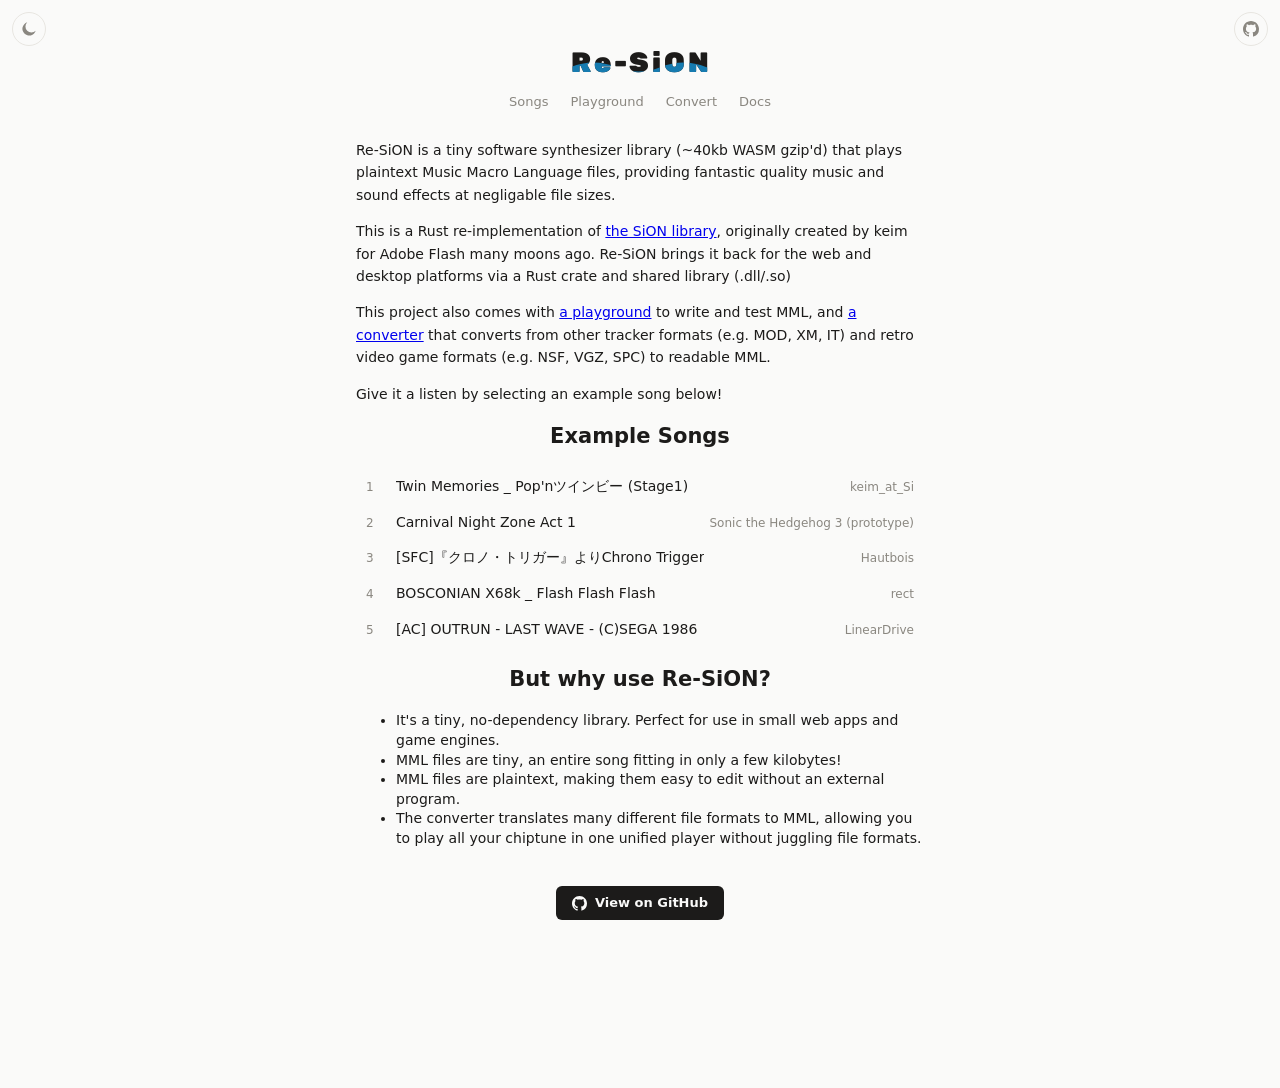
<file: website/index.html>
<!doctype html>
<html lang="en">
<head>
<meta charset="utf-8">
<meta name="viewport" content="width=device-width, initial-scale=1">
<title>Re-SiON</title>
<script>
// Clicking a song plays it here instead of opening its file. This is caught from the first moment, before the list
// below has even finished arriving: on a slow connection the player (the script at the end) can take seconds, and
// a song picked before then waits in `picked` and is shown as picked.
var picked = null, pick = (a) => {
  picked = a;
  document.body.classList.add("picked");
  for (const b of document.querySelectorAll("#list a")) b.parentNode.classList.toggle("on", b === a);
};
addEventListener("click", (e) => {
  const a = e.target.closest?.("#list a");
  if (!a || e.button || e.ctrlKey || e.metaKey || e.shiftKey || e.altKey) return; // opening it in a new tab: let the link be
  e.preventDefault();
  pick(a);
});
</script>
<link rel="stylesheet" href="style.css">
<script src="js/theme.js"></script>
<link rel="modulepreload" href="js/player.js">
<style>
  article p { margin: 0 0 14px; line-height: 1.6; }
  main h2 { text-align: center; }
  .cta { display: flex; justify-content: center; margin: 4px 0 18px; }
  .cta a {
    height: 34px; padding: 0 16px; display: inline-flex; align-items: center; gap: 8px; text-decoration: none;
    font-size: 13px; font-weight: 550; color: var(--bg); background: var(--fg); border-radius: 6px;
  }
  .cta a:hover { opacity: 0.85; }
  .cta a:focus-visible { outline: 2px solid var(--accent); outline-offset: 2px; }
  .cta svg { width: 15px; height: 15px; }
  /* The player bar only appears once a song is picked. */
  body:not(.picked) footer { display: none; }
</style>
</head>

<body>
<main>
  <header>
    <h1><a href="./" aria-current="page">Re-SiON</a></h1>
    <nav><a href="songs">Songs</a><a href="playground">Playground</a><a href="convert">Convert</a><a href="docs">Docs</a></nav>
  </header>
  <article>
    <p>Re-SiON is a tiny software synthesizer library (~40kb WASM gzip'd) that plays plaintext Music Macro Language files, providing fantastic quality music and sound effects at negligable file sizes.</p>
    <p>This is a Rust re-implementation of <a href="https://github.com/keim/SiON" target="_blank">the SiON library</a>, originally created by keim for Adobe Flash many moons ago.
    Re-SiON brings it back for the web and desktop platforms via a Rust crate and shared library (.dll/.so)</p>
    <p>This project also comes with <a href="playground">a playground</a> to write and test MML, and <a href="convert">a converter</a> that converts from other tracker formats (e.g. MOD, XM, IT) and retro video game formats (e.g. NSF, VGZ, SPC) to readable MML.</p>
    <p>Give it a listen by selecting an example song below!</p>
    <h2>Example Songs</h2>
  <ol class="songs" id="list">
  <li><a href="songs_mml/keim_at_Si%20-%20Twin%20Memories%20_%20Pop'nツインビー%20(Stage1).mml" data-volume="0.714"><span class="n">1</span><div class="t"><span>Twin Memories _ Pop'nツインビー (Stage1)</span><span class="a">keim_at_Si</span></div></a></li>
  <li><a href="songs_mml/Sonic%20the%20Hedgehog%203%20(prototype)%20-%20Carnival%20Night%20Zone%20Act%201.mml" data-volume="1.969"><span class="n">2</span><div class="t"><span>Carnival Night Zone Act 1</span><span class="a">Sonic the Hedgehog 3 (prototype)</span></div></a></li>
  <li><a href="songs_mml/Hautbois%20-%20[SFC]『クロノ・トリガー』よりChrono%20Trigger.mml" data-volume="1.130"><span class="n">3</span><div class="t"><span>[SFC]『クロノ・トリガー』よりChrono Trigger</span><span class="a">Hautbois</span></div></a></li>
  <li><a href="songs_mml/rect%20-%20BOSCONIAN%20X68k%20_%20Flash%20Flash%20Flash.mml" data-volume="0.283"><span class="n">4</span><div class="t"><span>BOSCONIAN X68k _ Flash Flash Flash</span><span class="a">rect</span></div></a></li>
  <li><a href="songs_mml/LinearDrive%20-%20[AC]%20OUTRUN%20-%20LAST%20WAVE%20-%20(C)SEGA%201986.mml" data-volume="1.343"><span class="n">5</span><div class="t"><span>[AC] OUTRUN - LAST WAVE - (C)SEGA 1986</span><span class="a">LinearDrive</span></div></a></li>
  </ol>
  <h2>But why use Re-SiON?</h2>
  <ul>
    <li>It's a tiny, no-dependency library. Perfect for use in small web apps and game engines.</li>
    <li>MML files are tiny, an entire song fitting in only a few kilobytes!</li>
    <li>MML files are plaintext, making them easy to edit without an external program.</li>
    <li>The converter translates many different file formats to MML, allowing you to play all your chiptune in one unified player without juggling file formats.</li>
  </ul>
  <br>
  <p class="cta"><a href="https://github.com/popcar2/Re-SiON" target="_blank" rel="noopener"><svg viewBox="0 0 16 16"><path d="M8 0C3.58 0 0 3.58 0 8c0 3.54 2.29 6.53 5.47 7.59.4.07.55-.17.55-.38 0-.19-.01-.82-.01-1.49-2.01.37-2.53-.49-2.69-.94-.09-.23-.48-.94-.82-1.13-.28-.15-.68-.52-.01-.53.63-.01 1.08.58 1.23.82.72 1.21 1.87.87 2.33.66.07-.52.28-.87.51-1.07-1.78-.2-3.64-.89-3.64-3.95 0-.87.31-1.59.82-2.15-.08-.2-.36-1.02.08-2.12 0 0 .67-.21 2.2.82.64-.18 1.32-.27 2-.27.68 0 1.36.09 2 .27 1.53-1.04 2.2-.82 2.2-.82.44 1.1.16 1.92.08 2.12.51.56.82 1.27.82 2.15 0 3.07-1.87 3.75-3.65 3.95.29.25.54.73.54 1.48 0 1.07-.01 1.93-.01 2.2 0 .21.15.46.55.38A8.013 8.013 0 0 0 16 8c0-4.42-3.58-8-8-8z"/></svg>View on GitHub</a></p>
  </article>
</main>

<script type="module">
import { createPlayer } from "./js/player.js";

// The list is already in the page (each row links to its song file); the script at the top catches clicks on it.
const rows = [...document.querySelectorAll("#list li")];
const songs = rows.map((li, i) => {
  const a = li.querySelector("a");
  return { i, url: a.href, file: decodeURIComponent(a.getAttribute("href").split("/").pop()), volume: +(a.dataset.volume ?? 1), title: li.querySelector(".t span").textContent, artist: li.querySelector(".a").textContent };
});

const player = createPlayer({
  idleText: "Pick a song",
  heatmap: true,
  idle: () => play(0),
  prev: () => current() > 0 && play(current() - 1),
  next: () => current() >= 0 && current() + 1 < songs.length && play(current() + 1),
  canPrev: () => current() > 0,
  canNext: () => current() < songs.length - 1,
  ended: () => current() + 1 < songs.length ? play(current() + 1) : player.stop(),
  show: (s) => rows.forEach((li, i) => li.classList.toggle("on", s === songs[i])),
});

function current() { return player.song?.i ?? -1 }

// From now on picks play straight away, starting with the one made while the player loaded, if any.
const index = (a) => rows.indexOf(a.closest("li"));
window.pick = (a) => play(index(a));
if (picked) play(index(picked));

// (no-cache: revalidate with the server, so a reconverted song plays without a hard refresh.)
function play(i) {
  const s = songs[i];
  document.body.classList.add("picked");
  player.play(fetch(s.url, { cache: "no-cache" }).then((r) => r.text()), s);
  rows[i].scrollIntoView({ block: "nearest" });
}
</script>
</body>
</html>
</file>
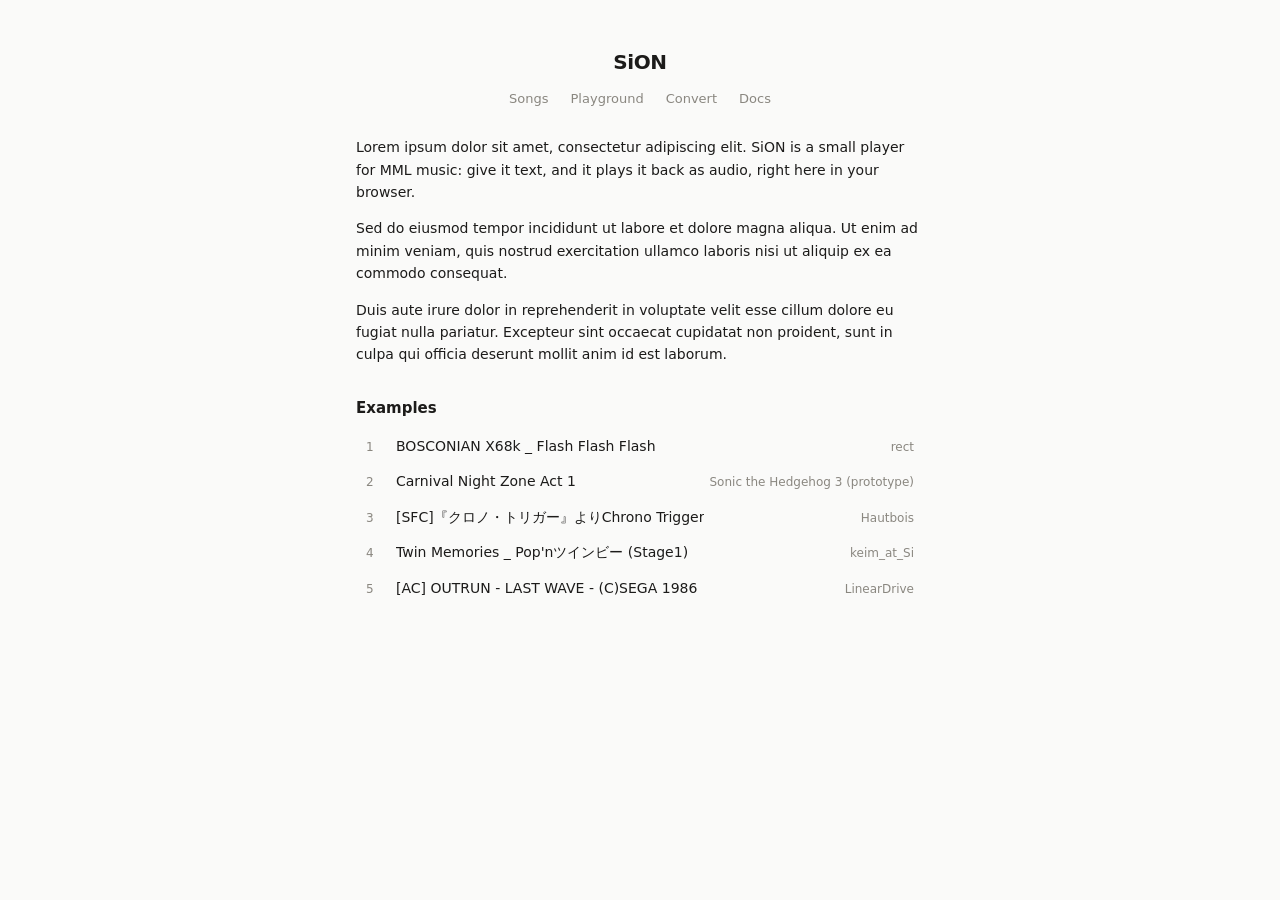
<file: sion-player/web-sion-player/index.html>
<!doctype html>
<!-- The home page of the SiON player for the browser. Serve this folder over HTTP (e.g. `python3 -m http.server`),
     then open it. Uses the same files as songs.html (style.css, player.js, the workers, sion.wasm, songs.json, songs/). -->
<html lang="en">
<head>
<meta charset="utf-8">
<meta name="viewport" content="width=device-width, initial-scale=1">
<title>SiON</title>
<link rel="stylesheet" href="style.css">
<style>
  article p { margin: 0 0 14px; line-height: 1.6; }
  article h2 { font-size: 15px; font-weight: 650; margin: 32px 0 10px; }
  /* The player bar only appears once a song is picked. */
  body:not(.picked) footer { display: none; }
</style>
</head>
<body>
<main>
  <header>
    <h1><a href="./" aria-current="page">SiON</a></h1>
    <nav><a href="songs.html">Songs</a><a href="playground.html">Playground</a><a href="convert.html">Convert</a><a href="docs.html">Docs</a></nav>
  </header>
  <article>
    <p>Lorem ipsum dolor sit amet, consectetur adipiscing elit. SiON is a small player for MML music: give it
       text, and it plays it back as audio, right here in your browser.</p>
    <p>Sed do eiusmod tempor incididunt ut labore et dolore magna aliqua. Ut enim ad minim veniam, quis nostrud
       exercitation ullamco laboris nisi ut aliquip ex ea commodo consequat.</p>
    <p>Duis aute irure dolor in reprehenderit in voluptate velit esse cillum dolore eu fugiat nulla pariatur.
       Excepteur sint occaecat cupidatat non proident, sunt in culpa qui officia deserunt mollit anim id est laborum.</p>
    <h2>Examples</h2>
  </article>
  <ol class="songs" id="list"></ol>
</main>

<script type="module">
import { createPlayer } from "./player.js";

// The examples, by file name in songs/. Their volumes come from songs.json, as on the song list.
const EXAMPLES = [
  "rect - BOSCONIAN X68k _ Flash Flash Flash.mml",
  "Sonic the Hedgehog 3 (prototype) - Carnival Night Zone Act 1.mml",
  "Hautbois - [SFC]『クロノ・トリガー』よりChrono Trigger.mml",
  "keim_at_Si - Twin Memories _ Pop'nツインビー (Stage1).mml",
  "LinearDrive - [AC] OUTRUN - LAST WAVE - (C)SEGA 1986.mml",
];
const songs = EXAMPLES.map((file, i) => {
  const name = file.replace(/\.(sion)?mml$/i, ""), volume = 1;
  const cut = name.indexOf(" - ");
  return cut < 0 ? { i, file, volume, title: name, artist: "" }
                 : { i, file, volume, artist: name.slice(0, cut), title: name.slice(cut + 3) };
});
// The volumes arrive in the background, so the list shows straight away; play() waits for them.
const volumes = fetch("songs.json", { cache: "no-cache" }).then((r) => r.json()).then((list) => {
  for (const { file, volume = 1 } of list) for (const s of songs) if (s.file === file) s.volume = volume;
}).catch(() => {});

// ---- Song list ----
const rows = songs.map((s) => {
  const li = document.createElement("li");
  li.innerHTML = `<span class="n">${s.i + 1}</span><div class="t"><span></span><span class="a"></span></div>`;
  li.querySelector(".t span").textContent = s.title;
  li.querySelector(".a").textContent = s.artist;
  li.onclick = () => play(s.i);
  document.getElementById("list").append(li);
  return li;
});

// ---- Player ----
const player = createPlayer({
  idleText: "Pick a song",
  idle: () => play(0),
  prev: () => current() > 0 && play(current() - 1),
  next: () => current() >= 0 && current() + 1 < songs.length && play(current() + 1),
  canPrev: () => current() > 0,
  canNext: () => current() < songs.length - 1,
  ended: () => current() + 1 < songs.length ? play(current() + 1) : player.stop(),
  show: (s) => rows.forEach((li, i) => li.classList.toggle("on", s === songs[i])),
});

function current() { return player.song?.i ?? -1 }

function play(i) {
  const s = songs[i];
  document.body.classList.add("picked");
  const mml = fetch("songs/" + encodeURIComponent(s.file), { cache: "no-cache" }).then((r) => r.text());
  player.play(Promise.all([mml, volumes]).then(([text]) => text), s); // (the player reads s.volume once this resolves)
  rows[i].scrollIntoView({ block: "nearest" });
}
</script>
</body>
</html>
</file>
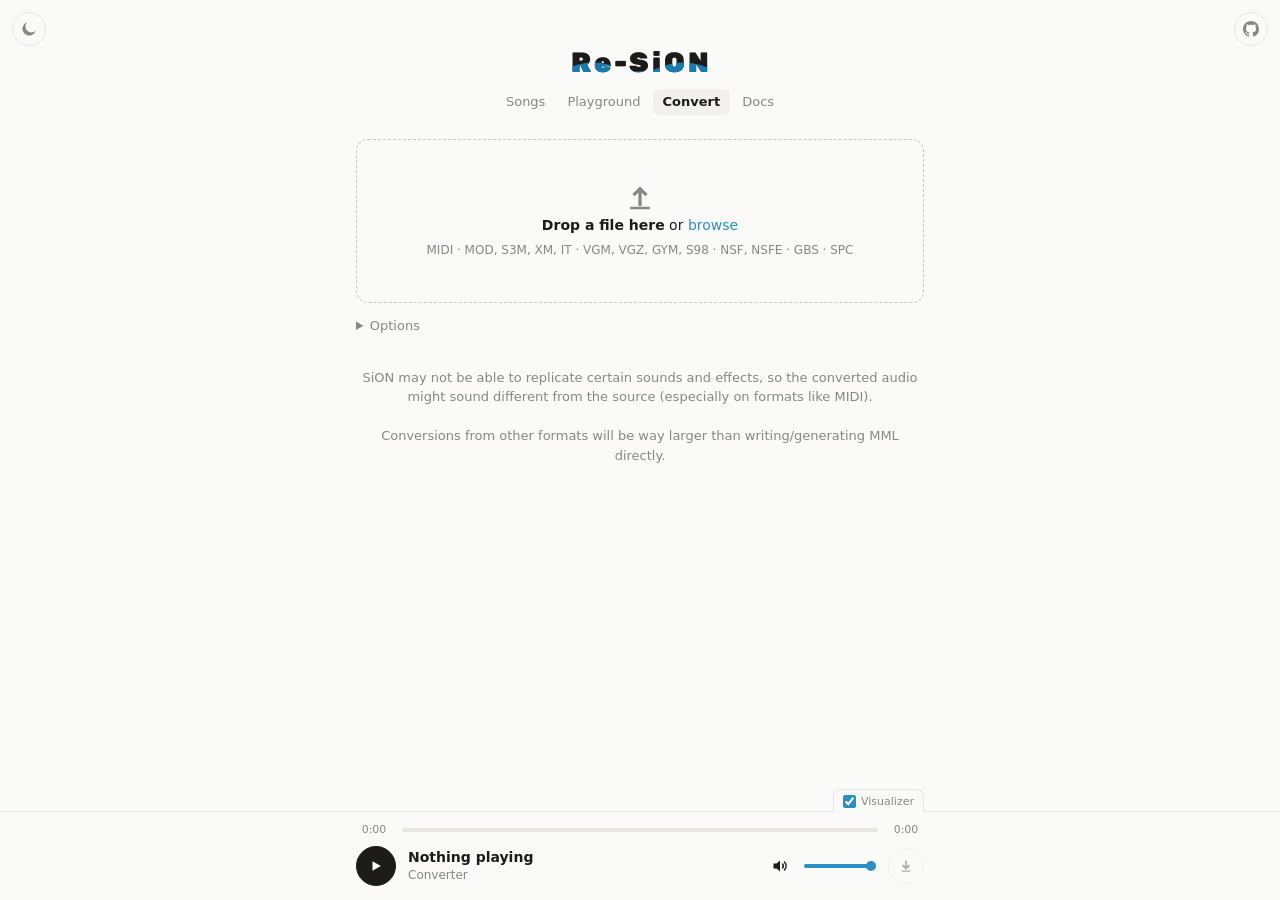
<file: website/convert.html>
<!doctype html>
<!-- MML converter: drop a MIDI, tracker module, VGM/VGZ, GYM, S98, NSF/NSFE, GBS or SPC file to convert it to SiON MML, then
     download or play the result. Runs wasm/convert.wasm in a worker (js/convert-worker.js, js/convert.js); plays through
     the same player bar as the other pages (js/player.js and the rest). -->
<html lang="en">
<head>
<meta charset="utf-8">
<meta name="viewport" content="width=device-width, initial-scale=1">
<title>Re-SiON Converter</title>
<link rel="stylesheet" href="style.css">
<script src="js/theme.js"></script>
<style>
  .note { text-align: center; color: var(--muted); font-size: 13px; line-height: 1.5; margin: 32px auto 0; max-width: 560px; }
  .drop {
    display: grid; place-items: center; gap: 6px; padding: 44px 16px; text-align: center; cursor: pointer;
    border: 1.5px dashed color-mix(in srgb, var(--muted) 45%, transparent); border-radius: 12px; transition: border-color 0.12s, background 0.12s;
  }
  .drop:hover, .drop:focus-visible { background: var(--hover); outline: none; }
  body.dragging .drop { border-color: var(--accent); background: var(--accent-soft); }
  .drop svg { width: 26px; height: 26px; color: var(--muted); }
  body.dragging .drop svg { color: var(--accent); }
  .drop b { font-weight: 550; }
  .drop u { color: var(--accent); text-decoration: none; }
  .drop small { color: var(--muted); font-size: 12px; }

  details { margin-top: 14px; }
  summary { cursor: pointer; color: var(--muted); font-size: 13px; width: fit-content; user-select: none; }
  summary:hover { color: var(--fg); }
  .opts { display: grid; grid-template-columns: repeat(auto-fill, minmax(170px, 1fr)); gap: 12px 16px; margin-top: 12px; }
  .opts label { display: grid; gap: 4px; font-size: 12px; color: var(--muted); }
  .opts label.check { display: flex; align-items: flex-start; gap: 8px; color: var(--fg); font-size: 13px; grid-column: 1 / -1; }
  .opts label.check span { color: var(--muted); font-size: 12px; }
  .opts label.check input { margin: 2px 0 0; accent-color: var(--accent); }
  .opts select, .opts input[type=number] {
    height: 30px; padding: 0 8px; font: inherit; font-size: 13px; color: var(--fg); background: var(--bg);
    border: 1px solid var(--line); border-radius: 6px; width: 100%;
  }
  .opts select:focus, .opts input:focus { outline: none; border-color: var(--muted); }

  .result { margin-top: 24px; border: 1px solid var(--line); border-radius: 12px; padding: 16px; }
  .result[hidden] { display: none; }
  .result .name { font-weight: 600; overflow-wrap: anywhere; }
  .result .state { color: var(--muted); font-size: 13px; margin-top: 2px; font-variant-numeric: tabular-nums; }
  .result.error .state { color: #c4452a; }
  :root[data-theme=dark] .result.error .state { color: #f08a6c; }
  .busy { height: 3px; margin-top: 12px; border-radius: 2px; background: var(--line); overflow: hidden; }
  .busy::after { content: ""; display: block; width: 30%; height: 100%; background: var(--accent); border-radius: 2px; animation: slide 1.1s ease-in-out infinite; }
  @keyframes slide { from { transform: translateX(-100%); } to { transform: translateX(340%); } }
  .busy[hidden] { display: none; }
  dl { display: grid; grid-template-columns: repeat(auto-fill, minmax(150px, 1fr)); gap: 12px 10px; margin: 16px 0 0; }
  dl[hidden] { display: none; }
  dl div { min-width: 0; }
  dt { color: var(--muted); font-size: 11px; }
  dd { margin: 2px 0 0; font-variant-numeric: tabular-nums; white-space: nowrap; overflow: hidden; text-overflow: ellipsis; }
  ul.warn { margin: 14px 0 0; padding: 0; list-style: none; display: grid; gap: 4px; }
  ul.warn li { font-size: 12px; color: var(--muted); padding-left: 16px; position: relative; }
  ul.warn li::before { content: "!"; position: absolute; left: 3px; font-weight: 700; color: var(--accent); }
  .actions { display: flex; flex-wrap: wrap; gap: 8px; margin-top: 16px; }
  .actions[hidden] { display: none; }
  .actions button {
    height: 32px; padding: 0 14px; display: inline-flex; align-items: center; gap: 6px; cursor: pointer;
    font: inherit; font-size: 13px; color: var(--fg); background: transparent; border: 1px solid var(--line); border-radius: 6px;
  }
  .actions button:hover { background: var(--hover); }
  .actions button.go { background: var(--fg); color: var(--bg); border-color: var(--fg); }
  .actions button.go:hover { opacity: 0.85; }
  .actions svg { width: 12px; height: 12px; }
</style>
</head>
<body>
<main>
  <header>
    <h1><a href="./">Re-SiON</a></h1>
    <nav><a href="songs">Songs</a><a href="playground">Playground</a><a href="convert" aria-current="page">Convert</a><a href="docs">Docs</a></nav>
  </header>

  <label class="drop" id="drop" tabindex="0">
    <svg viewBox="0 0 16 16"><path d="M7 13.5V5.3L4.7 7.6 3.3 6.2 8 1.5l4.7 4.7-1.4 1.4L9 5.3v8.2zM2 14h12v1.5H2z"/></svg>
    <div><b>Drop a file here</b> or <u>browse</u></div>
    <small>MIDI · MOD, S3M, XM, IT · VGM, VGZ, GYM, S98 · NSF, NSFE · GBS · SPC</small>
    <input type="file" id="file" hidden>
    <script>
      // With no accept type, Chrome on Android offers the camera and sound recorder next to the files, and asks for
      // camera, microphone and photo permissions first. One plain (non-media) type opens just the file browser, with
      // every file still pickable. Only there: desktop pickers would filter by it, hiding e.g. .mid (audio/midi) files.
      if (/Android/i.test(navigator.userAgent)) document.getElementById("file").accept = "application/octet-stream";
    </script>
  </label>

  <details>
    <summary>Options</summary>
    <div class="opts">
      <label>Timing
        <select id="grid">
          <option value="0">Exact</option>
          <option value="16">Snap to 1/16 notes</option>
          <option value="32">Snap to 1/32 notes</option>
          <option value="48">Snap to 1/48 notes</option>
          <option value="64">Snap to 1/64 notes</option>
        </select>
      </label>
      <label>Volume
        <input type="number" id="gain" min="0.05" max="8" step="0.05" placeholder="Automatic">
      </label>
      <label>Track (NSF, GBS)
        <input type="number" id="track" min="1" step="1" placeholder="The file's first">
      </label>
      <label class="check"><input type="checkbox" id="exact">
        <div>Tick by tick <span>— tracker modules: every volume, pan and pitch step, tick by tick (minified, not laid out by pattern)</span></div></label>
      <label class="check"><input type="checkbox" id="wavetables">
        <div>Wavetables <span>— tracker modules: approximate samples with wavetables and noise (much smaller; only chiptune samples come out close)</span></div></label>
      <label class="check"><input type="checkbox" id="exactPcm">
        <div>Exact PCM <span>— VGM and NSF: capture samples exactly as the chips output them (many times larger)</span></div></label>
      <label class="check"><input type="checkbox" id="exactRate">
        <div>Exact frame rate <span>— NSF and GBS: keep the console's own rate (60.1 Hz NES, 59.73 Hz Game Boy) instead of rounding to 60 Hz (larger)</span></div></label>
    </div>
  </details>

  <section class="result" id="result" hidden aria-live="polite">
    <div class="name" id="name"></div>
    <div class="state" id="state"></div>
    <div class="busy" id="busy" hidden></div>
    <dl id="stats" hidden></dl>
    <ul class="warn" id="warnings"></ul>
    <div class="actions" id="actions" hidden>
      <button class="go" id="download"><svg viewBox="0 0 16 16"><path d="M7 2h2v6.5l2.3-2.3 1.4 1.4L8 12.3 3.3 7.6l1.4-1.4L7 8.5zM3 13h10v1.5H3z"/></svg>Download .mml</button>
      <button id="listen"><svg viewBox="0 0 16 16"><path d="M4 2.5v11L13.5 8z"/></svg>Play</button>
    </div>
  </section>

  <p class="note">SiON may not be able to replicate certain sounds and effects, so the converted audio might sound different from the source (especially on formats like MIDI).<br><br>Conversions from other formats will be way larger than writing/generating MML directly.</p>
</main>

<script type="module">
import { createPlayer } from "./js/player.js";
const $ = (id) => document.getElementById(id);

// ---- The worker ----
// A new file (or new options) while one is converting: the worker is stopped and replaced, rather than waiting.
let worker = null, busy = false, job = 0;
function convert(bytes, options) {
  if (busy) { worker.terminate(); worker = null }
  worker ??= new Worker("js/convert-worker.js", { type: "module" });
  busy = true;
  const id = ++job;
  return new Promise((resolve) => {
    worker.onmessage = ({ data }) => { if (data.id === id) { busy = false; resolve(data) } };
    worker.onerror = (e) => { busy = false; worker = null; resolve({ id, error: e.message || "the converter failed to load" }) };
    worker.postMessage({ id, bytes, options });
  });
}

// ---- Options ----
const opts = () => ({
  grid: +$("grid").value,
  gain: +$("gain").value || 0,
  track: Math.max(0, Math.floor(+$("track").value || 0)),
  exact: $("exact").checked,
  wavetables: $("wavetables").checked,
  exactPcm: $("exactPcm").checked,
  exactRate: $("exactRate").checked,
});
// Changing an option converts the current file again.
for (const id of ["grid", "gain", "track", "exact", "wavetables", "exactPcm", "exactRate"]) $(id).addEventListener("change", () => current && run());

// ---- Converting ----
let current = null; // {name, bytes}
let output = null;  // {mml, file, title}
const FORMATS = { Midi: "MIDI", Module: "Tracker module", Vgm: "VGM", Nsf: "NSF", Gbs: "GBS", Spc: "SPC" };
const time = (s) => `${Math.floor(s / 60)}:${String(Math.floor(s % 60)).padStart(2, "0")}`;
const size = (n) => n < 1024 ? `${n} B` : n < 1048576 ? `${(n / 1024).toFixed(1)} KB` : `${(n / 1048576).toFixed(2)} MB`;

// Larger files aren't read at all (music files are a few MB at most): they'd only tie up the page's memory.
const MAX_FILE = 64 << 20;

async function open(file) {
  if (!file) return;
  if (file.size > MAX_FILE) {
    job++; // (drops any conversion still running)
    current = output = null;
    $("result").hidden = false;
    $("result").classList.add("error");
    $("name").textContent = file.name;
    $("busy").hidden = $("stats").hidden = $("actions").hidden = true;
    $("warnings").replaceChildren();
    $("state").textContent = `Could not convert: the file is ${size(file.size)}, larger than any music file this converts (${size(MAX_FILE)} at most)`;
    return;
  }
  // (A track number belongs to its file.)
  if (current && current.name !== file.name) { $("track").value = ""; $("track").placeholder = "The file's first"; $("track").removeAttribute("max") }
  current = { name: file.name, bytes: new Uint8Array(await file.arrayBuffer()) };
  run();
}

async function run() {
  const { name, bytes } = current, base = name.replace(/\.[^.]*$/, "") || name;
  output = null;
  $("result").hidden = false;
  $("result").classList.remove("error");
  $("name").textContent = name;
  $("busy").hidden = false;
  $("stats").hidden = $("actions").hidden = true;
  $("warnings").replaceChildren();
  const t0 = performance.now(), me = job + 1;
  const tick = setInterval(() => { if (job === me) $("state").textContent = `Converting… ${((performance.now() - t0) / 1000).toFixed(1)}s` }, 100);
  $("state").textContent = "Converting…";
  const { result, error } = await convert(bytes.slice(), opts());
  clearInterval(tick);
  if (job !== me) return; // superseded
  $("busy").hidden = true;
  const secs = ((performance.now() - t0) / 1000).toFixed(1);
  if (error || !result.ok) {
    $("result").classList.add("error");
    $("state").textContent = `Could not convert: ${error ?? result.error}`;
    return;
  }
  const r = result;
  output = { mml: r.mml, file: `${base}.mml`, title: base };
  $("name").textContent = output.file;
  $("state").textContent = `Converted ${name} in ${secs}s`;
  const stats = [
    ["Format", FORMATS[r.format] ?? r.format],
    ["Length", time(r.secs)],
    ["Loop", r.loopSecs == null ? "None" : `Last ${time(r.loopSecs)}`],
    ["Tracks", r.tracks],
    ["Notes", r.notes.toLocaleString()],
    ["Size", size(r.bytes)],
  ];
  $("stats").replaceChildren(...stats.map(([k, v]) => {
    const d = document.createElement("div");
    d.innerHTML = "<dt></dt><dd></dd>";
    d.firstChild.textContent = k;
    d.lastChild.textContent = v;
    d.lastChild.title = v;
    return d;
  }));
  // An NSF names the track converted and how many there are: the Track option picks another.
  for (const w of r.warnings) {
    const m = w.match(/^track (\d+) of (\d+)/);
    if (m) { $("track").max = m[2]; $("track").placeholder = `1 to ${m[2]}` }
    const li = document.createElement("li");
    li.textContent = w.replace(/; choose another with --track N$/, " — choose another under Options");
    $("warnings").append(li);
  }
  $("stats").hidden = $("actions").hidden = false;
}

$("file").onchange = () => { open($("file").files[0]); $("file").value = "" };
$("drop").addEventListener("keydown", (e) => { if (e.key === "Enter" || e.key === " ") { e.preventDefault(); $("file").click() } });

// Dropping anywhere on the page works; the drop zone lights up while a file is dragged over.
let depth = 0;
const hasFiles = (e) => [...(e.dataTransfer?.types ?? [])].includes("Files");
addEventListener("dragenter", (e) => { if (hasFiles(e)) { depth++; document.body.classList.add("dragging") } });
addEventListener("dragleave", (e) => { if (hasFiles(e) && --depth <= 0) { depth = 0; document.body.classList.remove("dragging") } });
addEventListener("dragover", (e) => { if (hasFiles(e)) { e.preventDefault(); e.dataTransfer.dropEffect = "copy" } });
addEventListener("drop", (e) => {
  if (!hasFiles(e)) return;
  e.preventDefault();
  depth = 0;
  document.body.classList.remove("dragging");
  open(e.dataTransfer.files[0]);
});

// ---- Download and play ----
$("download").onclick = () => {
  const a = document.createElement("a");
  a.href = URL.createObjectURL(new Blob([output.mml], { type: "text/plain" }));
  a.download = output.file;
  a.click();
  setTimeout(() => URL.revokeObjectURL(a.href), 1000);
};
const player = createPlayer({ idleText: "Converter", heatmap: true, idle: () => output && play() });
function play() { player.play(output.mml, { title: output.title, artist: "Converted", volume: 1, file: output.file }) }
$("listen").onclick = play;
</script>
</body>
</html>
</file>
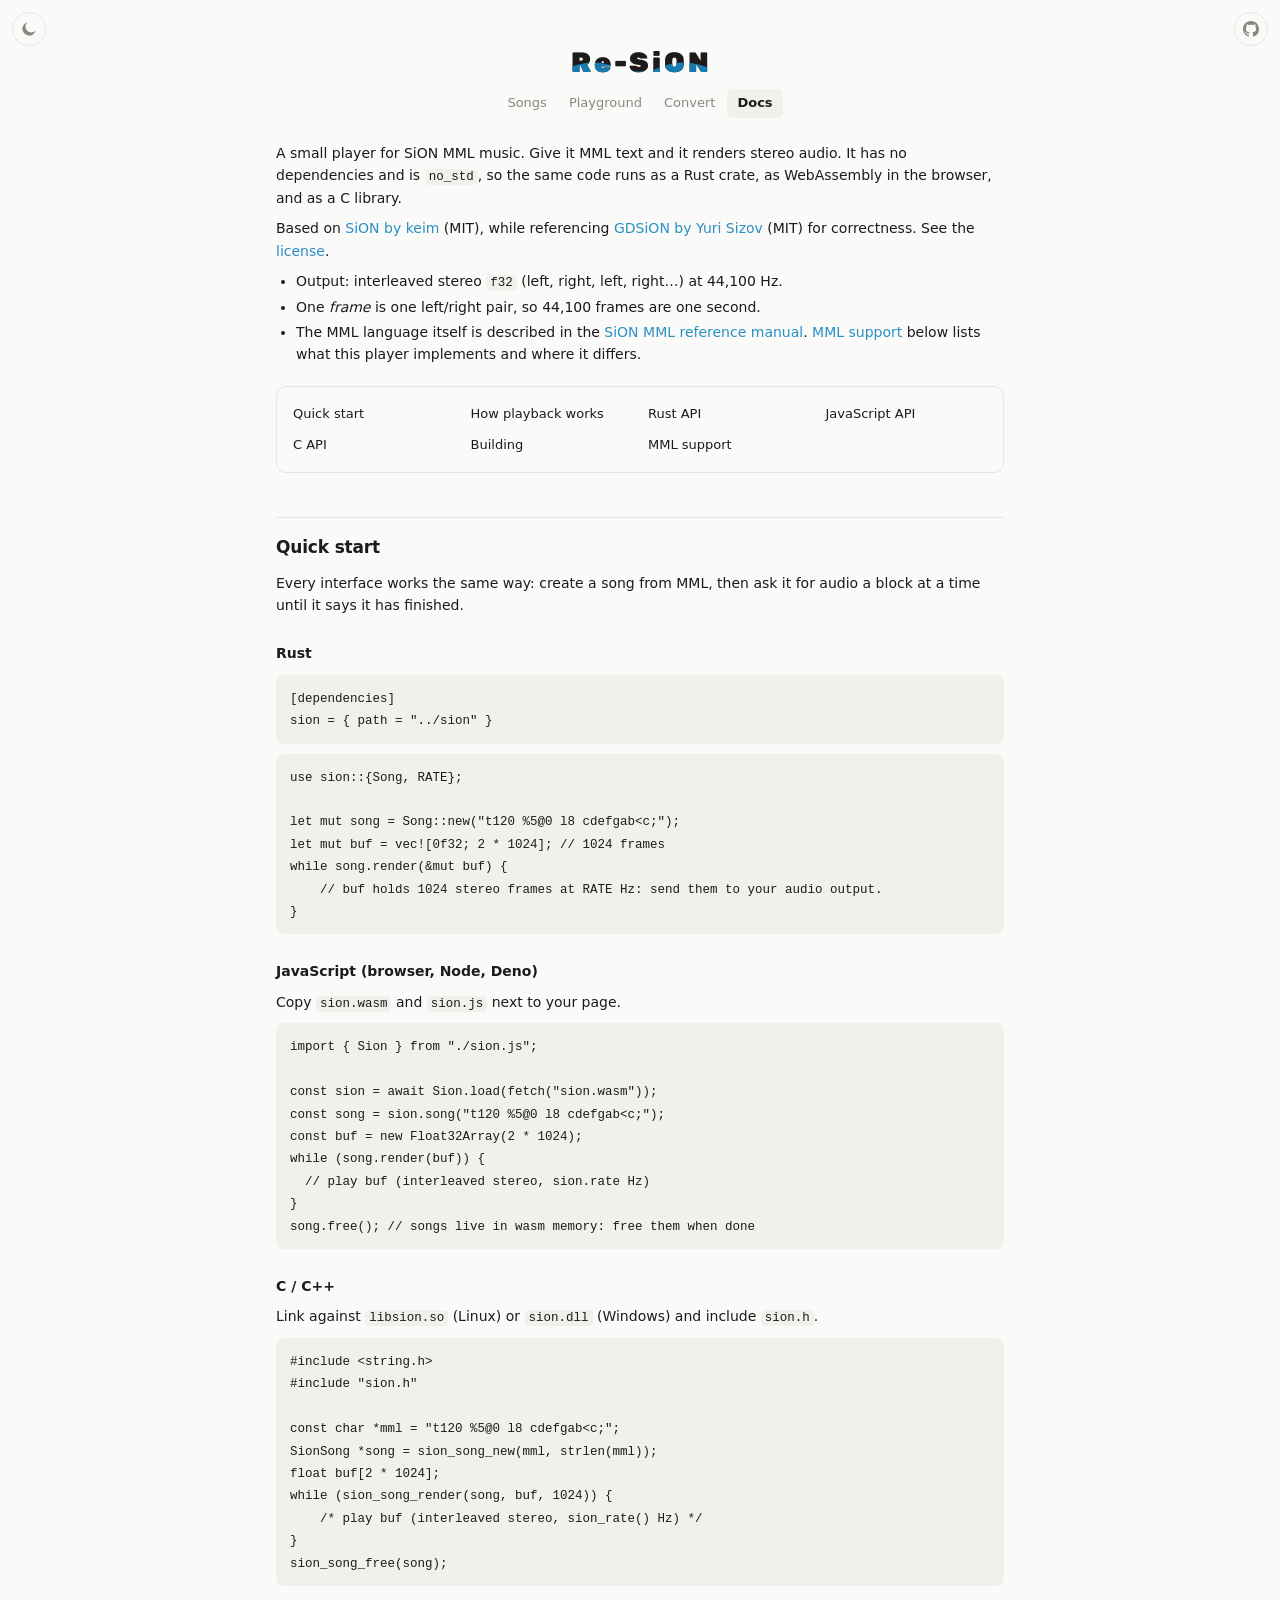
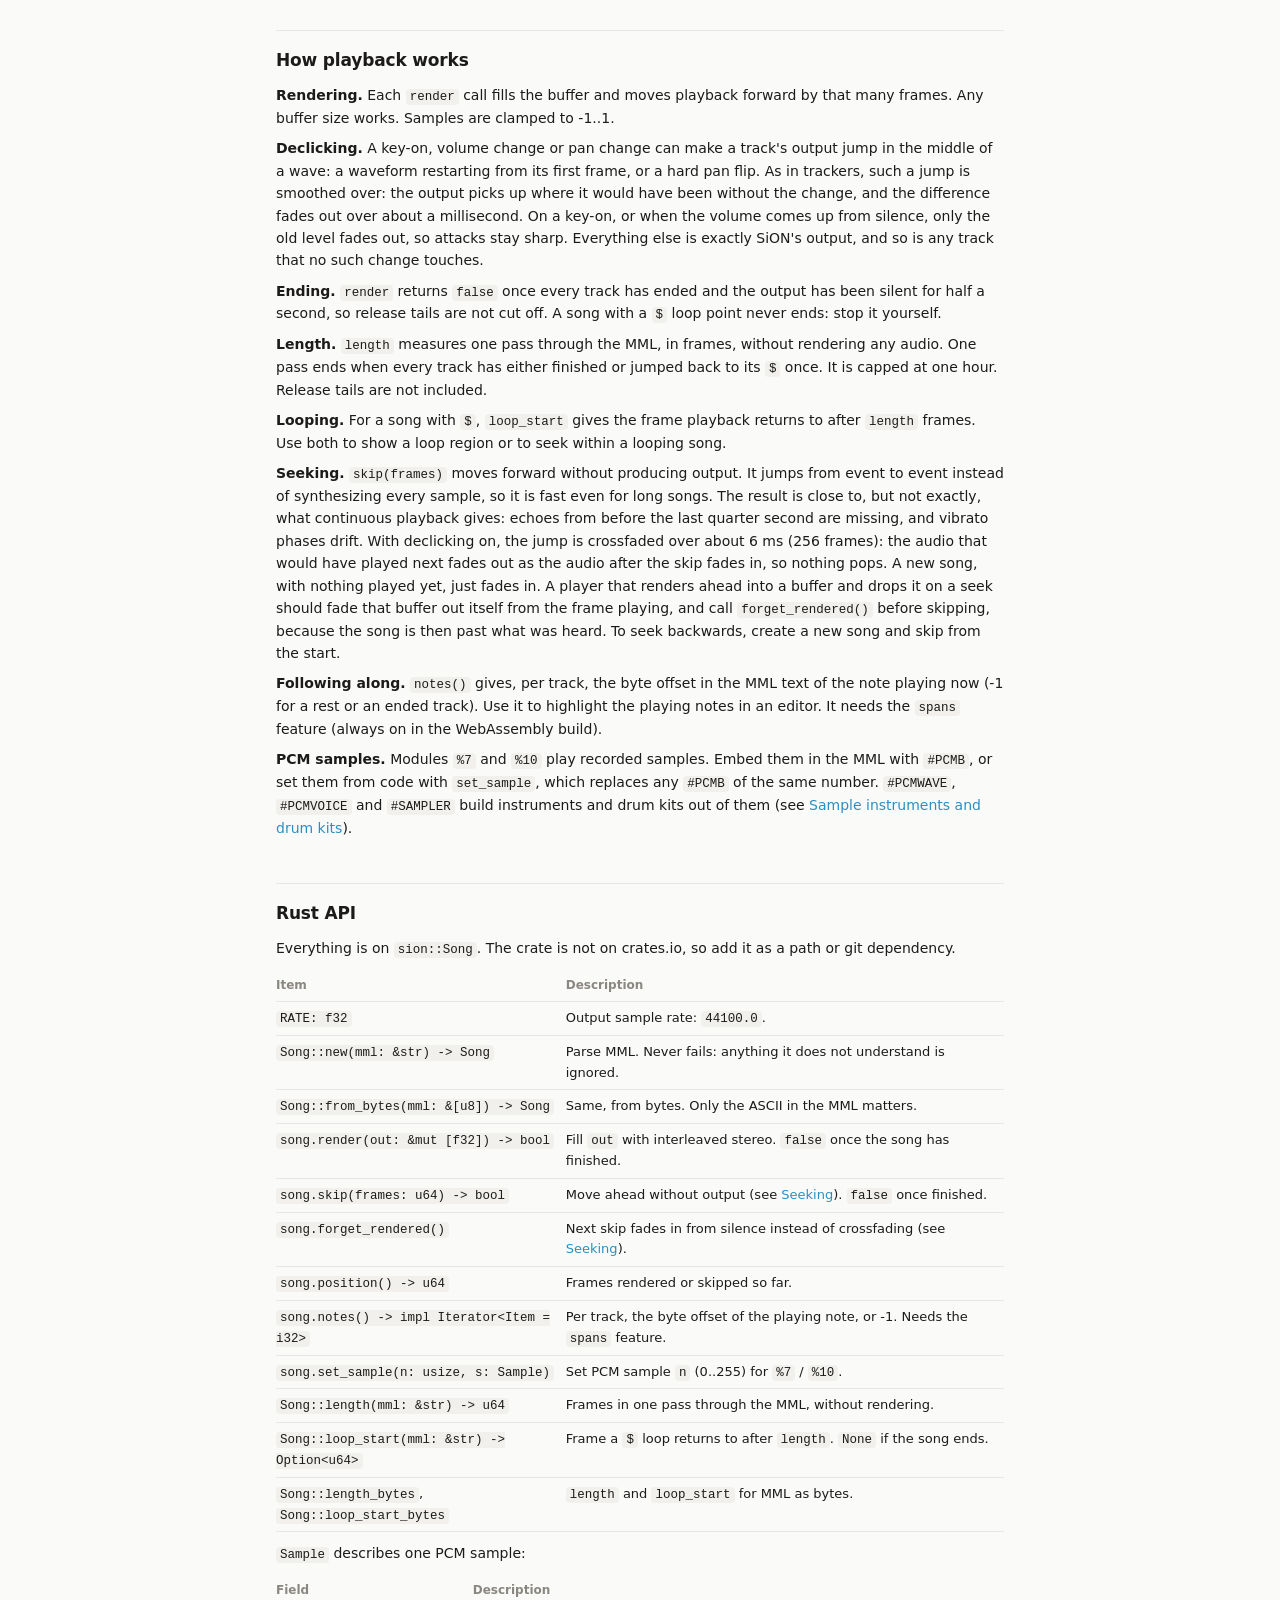
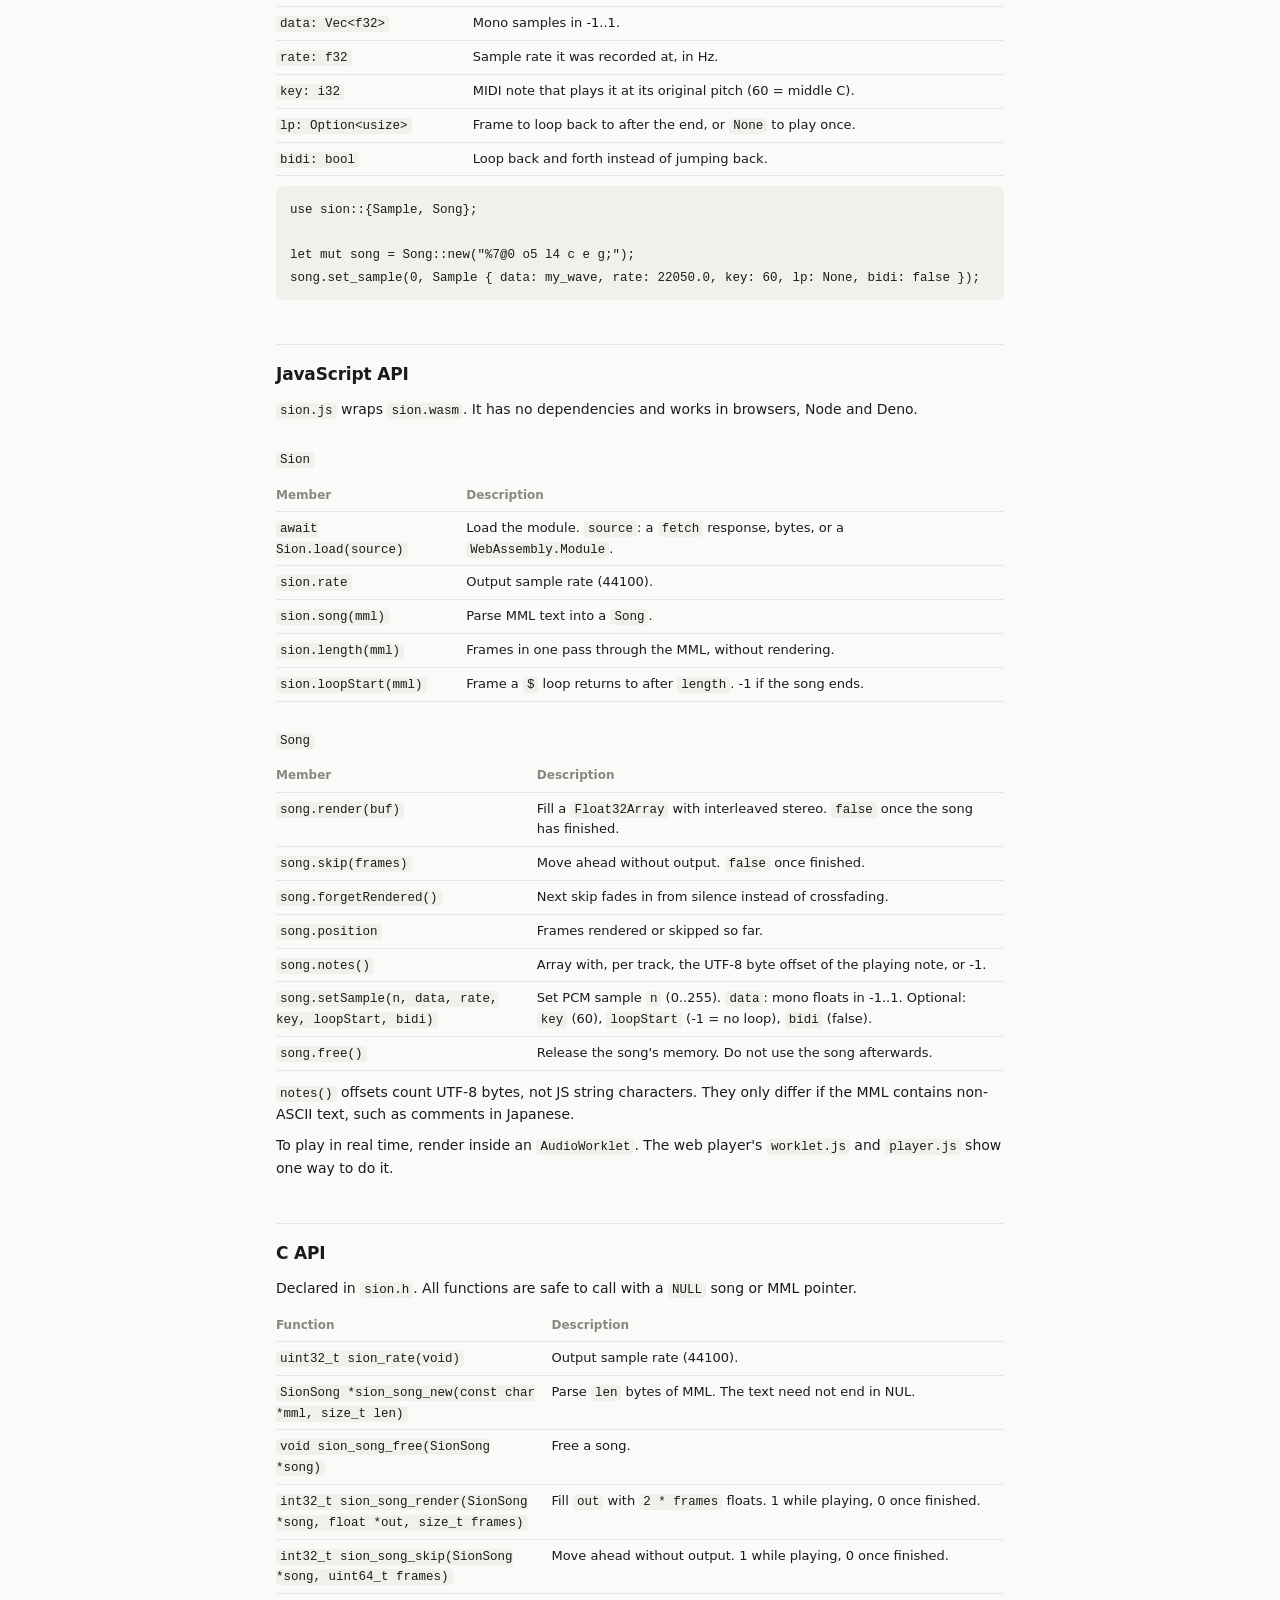
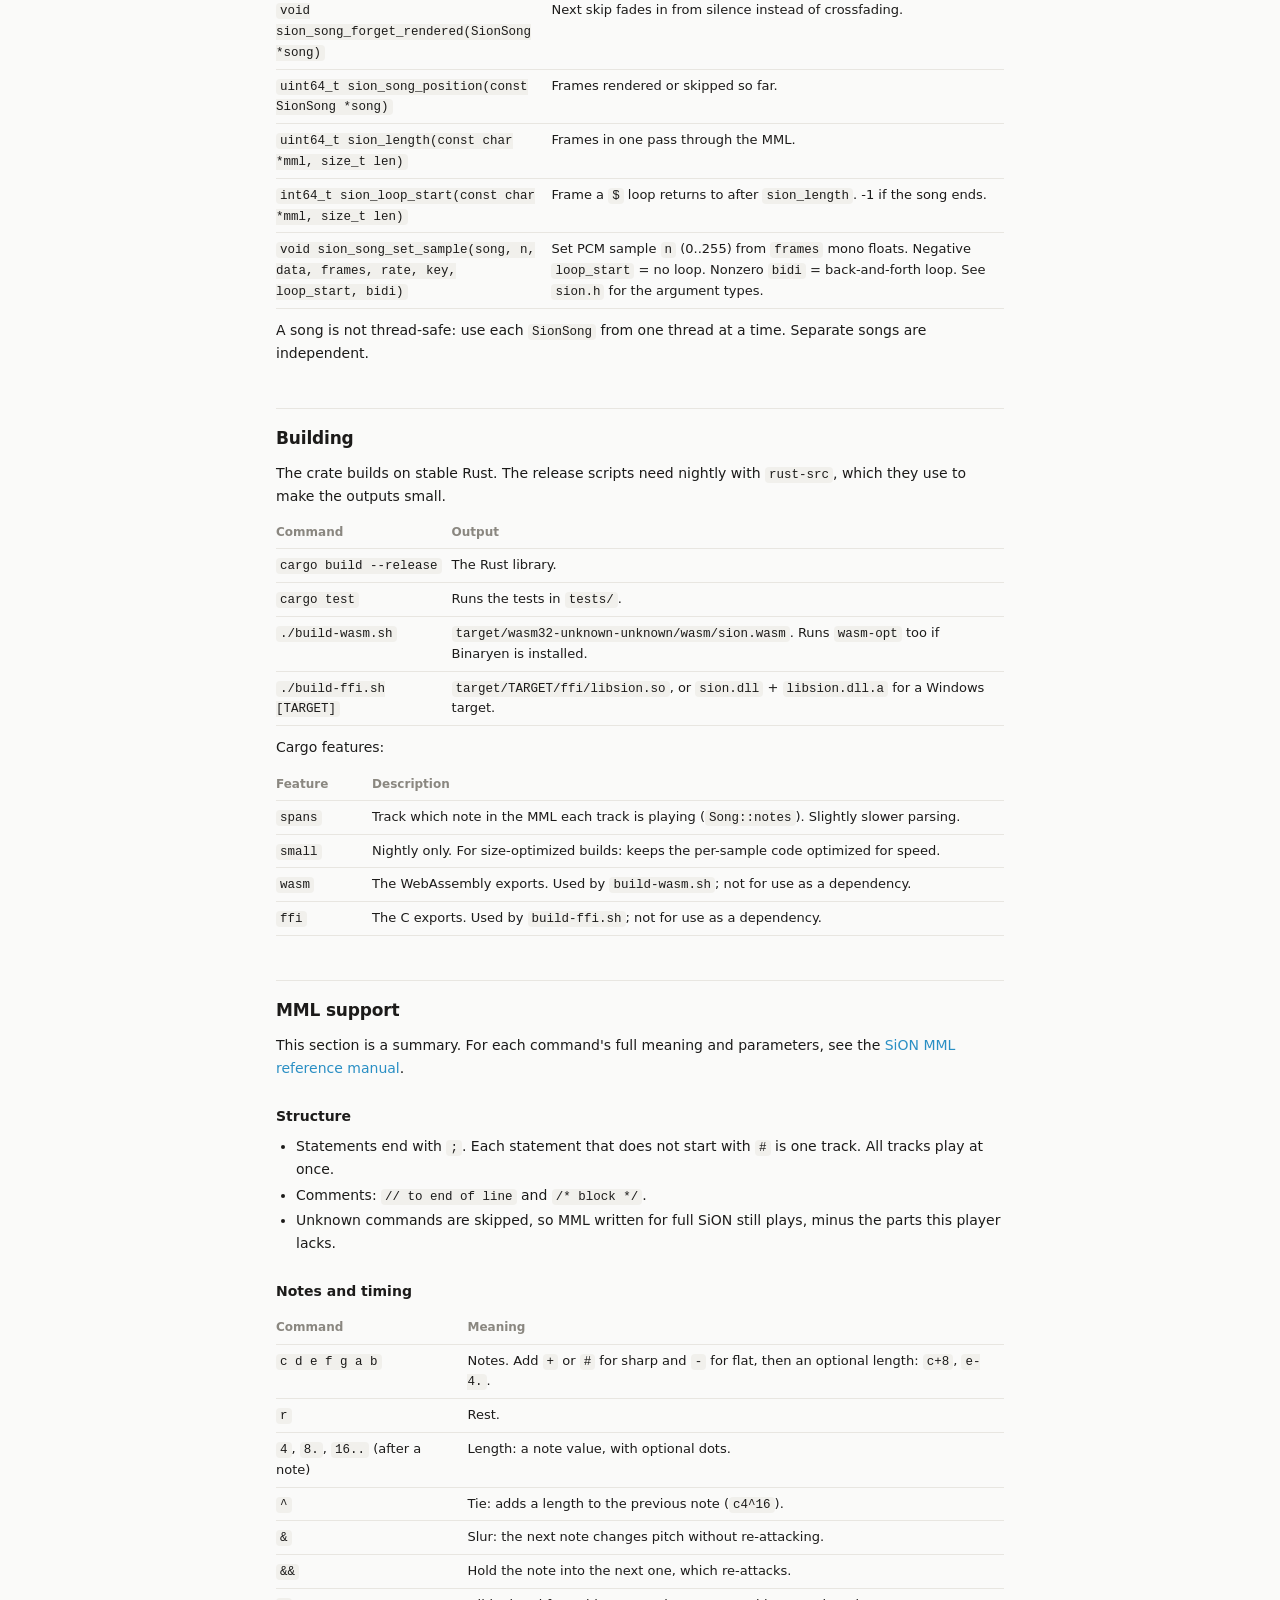
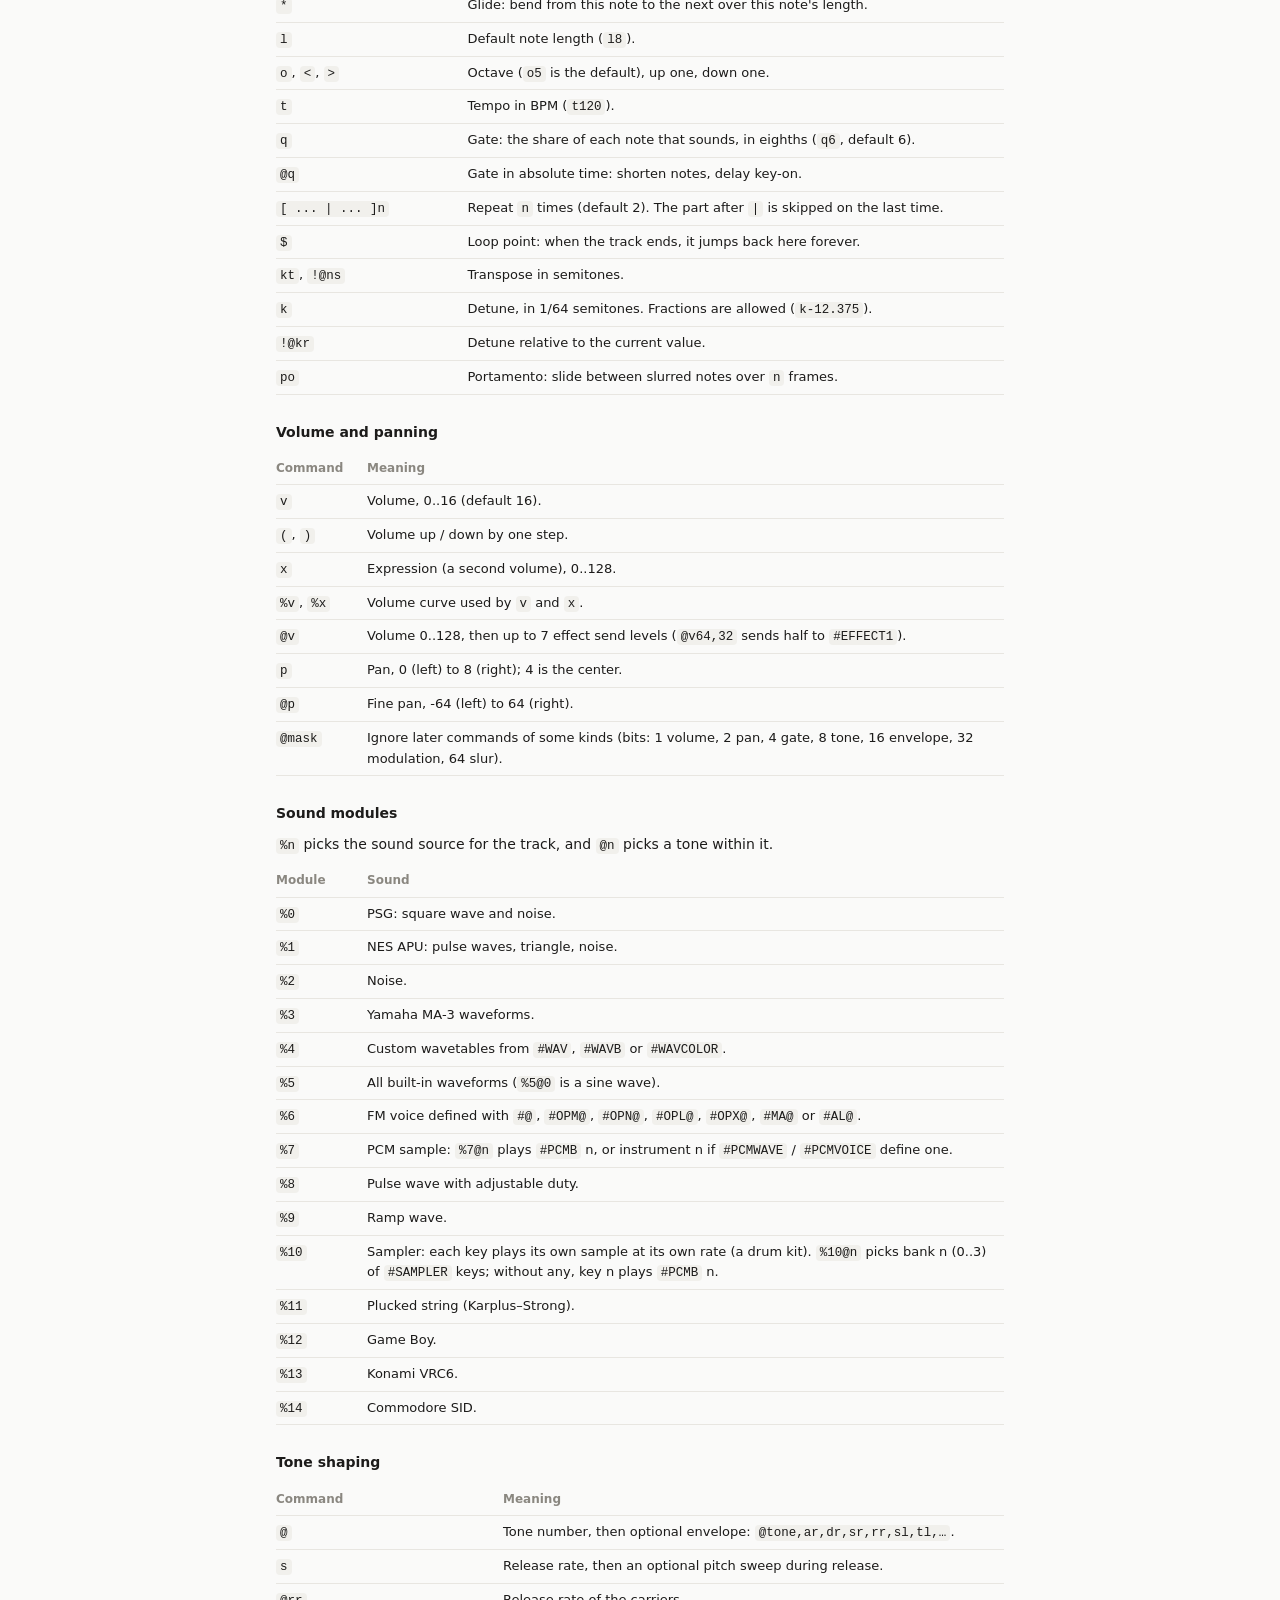
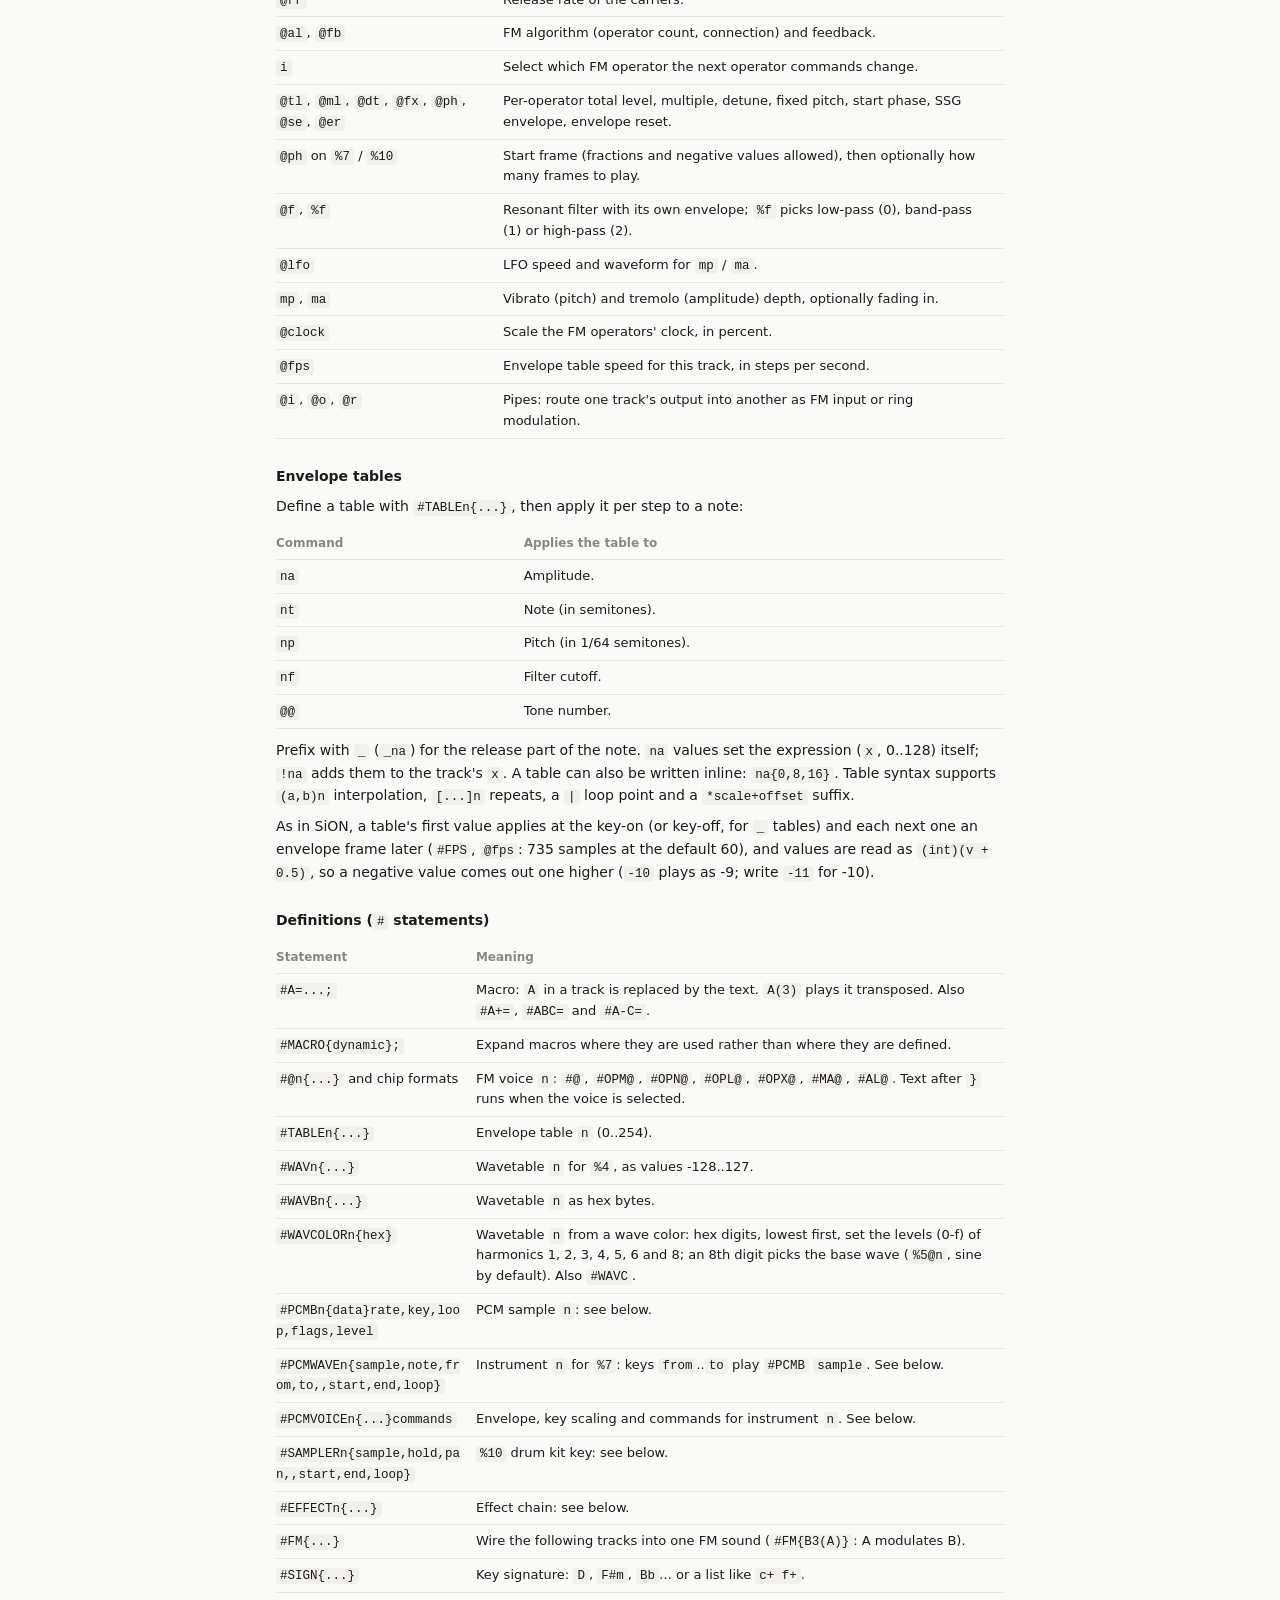
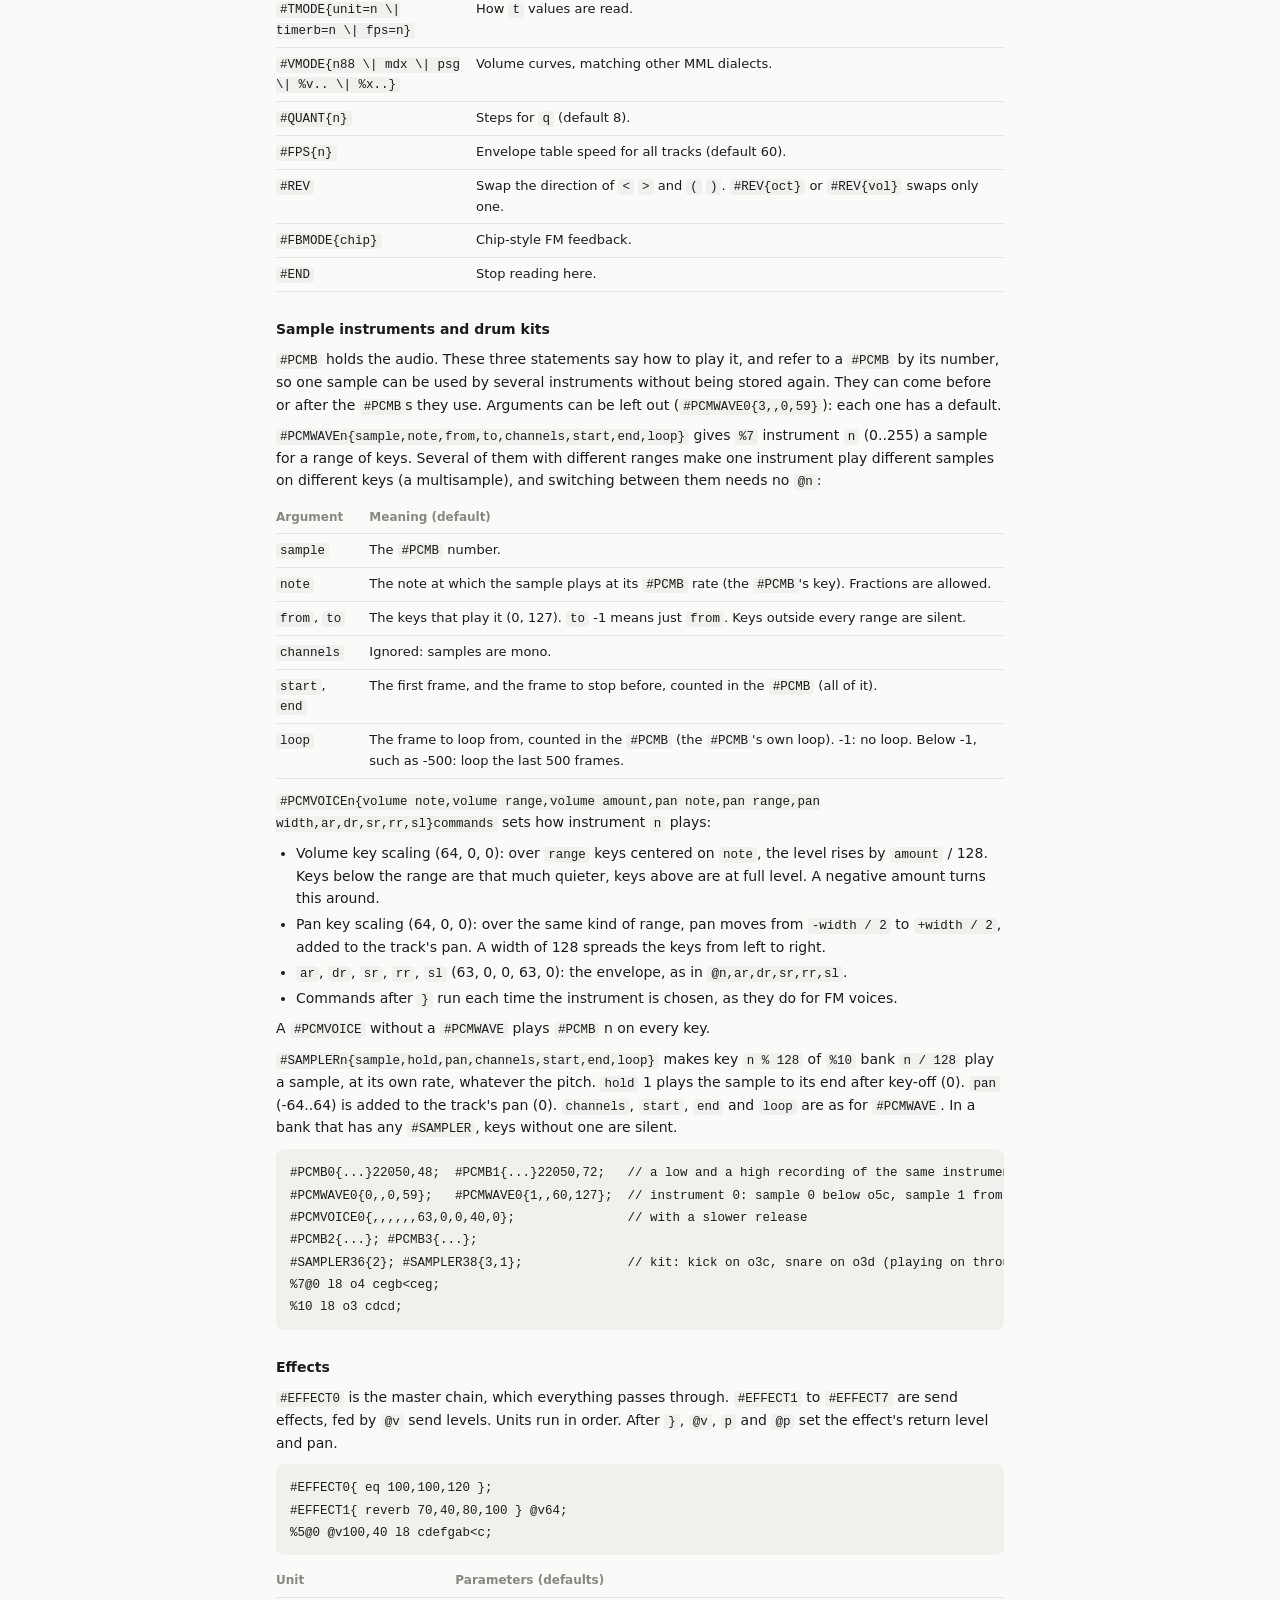
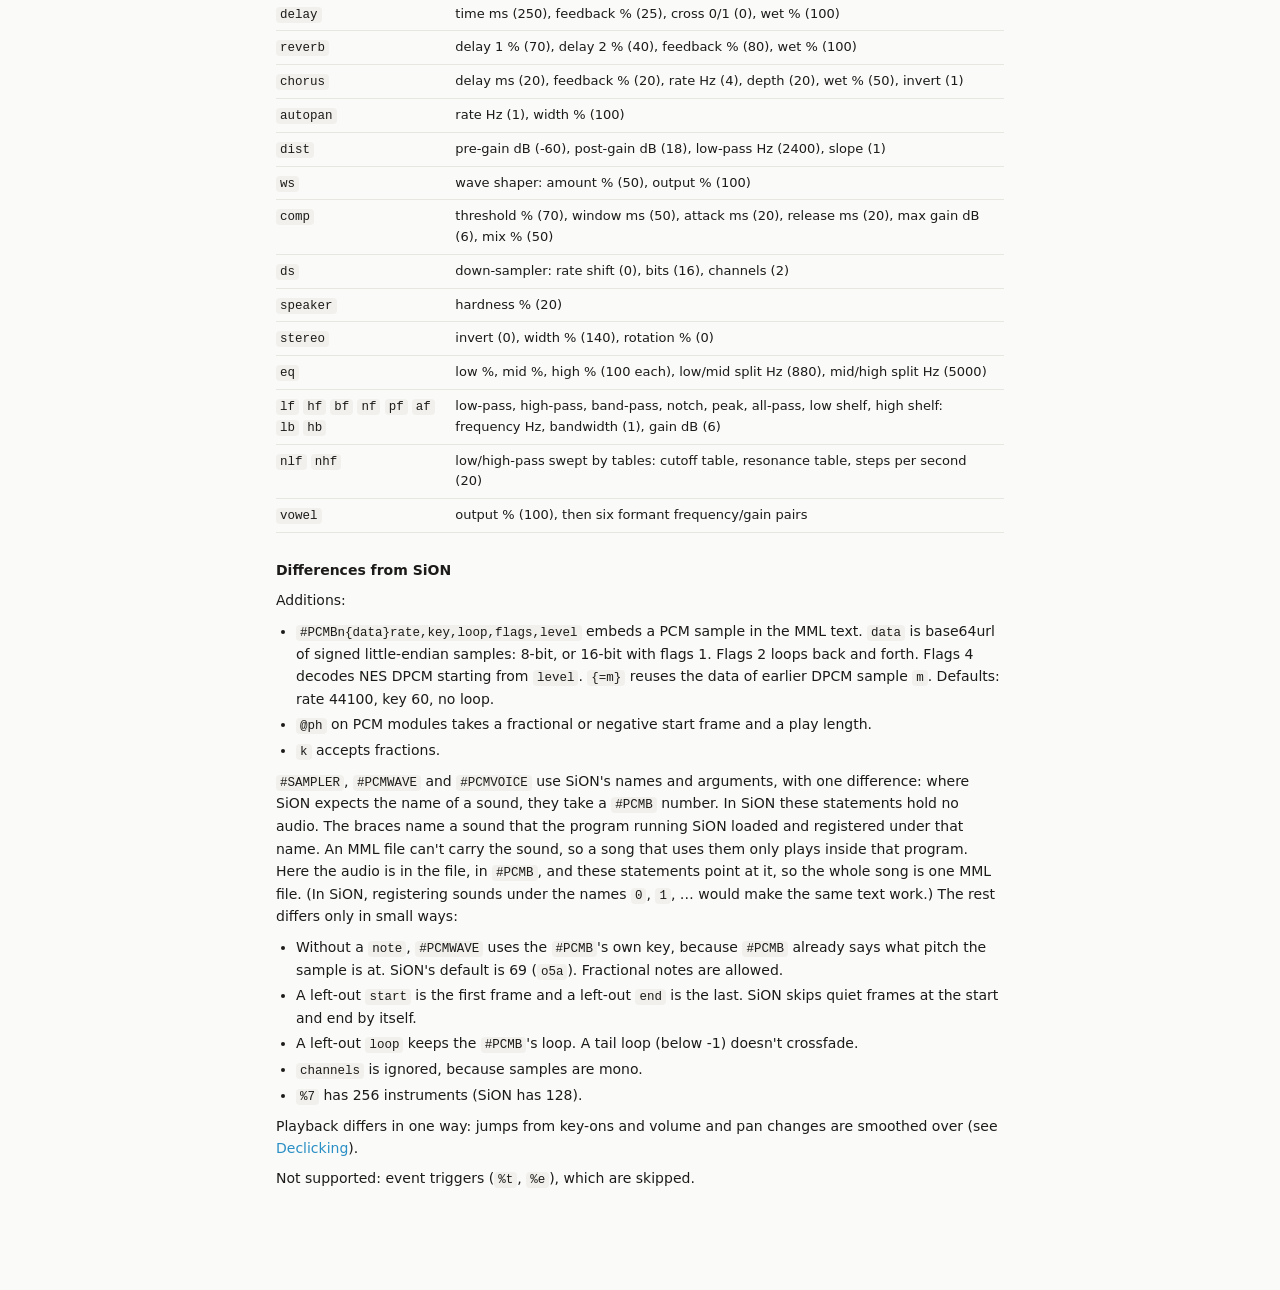
<file: website/docs.html>
<!doctype html>
<!-- Documentation for the sion library: generated from sion/README.md (keep the two in step). -->
<html lang="en">
<head>
<meta charset="utf-8">
<meta name="viewport" content="width=device-width, initial-scale=1">
<title>Re-SiON Docs</title>
<link rel="stylesheet" href="style.css">
<script src="js/theme.js"></script>
<style>
  :root { --width: 760px; --code: #f1f0ec; }
  :root[data-theme=dark] { --code: #1f1f1d; }
  main { padding-bottom: 96px; line-height: 1.6; }
  article h2 { font-size: 17px; font-weight: 650; letter-spacing: -0.01em; margin: 44px 0 10px; padding-top: 16px; border-top: 1px solid var(--line); }
  article h3 { font-size: 14px; font-weight: 650; margin: 26px 0 6px; }
  article p, article ul { margin: 8px 0; }
  article ul { padding-left: 20px; }
  article li { margin: 3px 0; }
  article a { color: var(--accent); text-decoration: none; }
  article a:hover { text-decoration: underline; }
  article strong { font-weight: 600; }
  code { font: 12.5px/1.5 ui-monospace, "SF Mono", Menlo, Consolas, monospace; background: var(--code); padding: 1px 4px; border-radius: 4px; }
  pre { background: var(--code); border-radius: 8px; padding: 12px 14px; overflow-x: auto; margin: 10px 0; }
  pre code { background: none; padding: 0; font-size: 12.5px; }
  .table { overflow-x: auto; margin: 10px 0; }
  table { border-collapse: collapse; width: 100%; font-size: 13px; }
  th, td { text-align: left; vertical-align: top; padding: 6px 10px 6px 0; border-bottom: 1px solid var(--line); }
  th { color: var(--muted); font-weight: 550; font-size: 12px; }
  td:first-child { min-width: 7em; max-width: 45%; }
  td code { overflow-wrap: anywhere; }

  .toc { margin: 20px 0 0; padding: 14px 16px; border: 1px solid var(--line); border-radius: 10px; font-size: 13px; }
  .toc ol { list-style: none; margin: 0; padding: 0; }
  .toc ol { display: grid; grid-template-columns: repeat(auto-fill, minmax(150px, 1fr)); gap: 4px 16px; }
  .toc a { color: var(--fg); text-decoration: none; }
  .toc a:hover { color: var(--accent); }
  :target { scroll-margin-top: 16px; }
</style>
</head>
<body>
<main>
  <header>
    <h1><a href="./">Re-SiON</a></h1>
    <nav><a href="songs">Songs</a><a href="playground">Playground</a><a href="convert">Convert</a><a href="docs" aria-current="page">Docs</a></nav>
  </header>
  <article>
<p>A small player for SiON MML music. Give it MML text and it renders stereo audio. It has no dependencies and is <code>no_std</code>, so the same code runs as a Rust crate, as WebAssembly in the browser, and as a C library.</p>
<p>Based on <a href="https://github.com/keim/SiON">SiON by keim</a> (MIT), while referencing <a href="https://github.com/YuriSizov/gdsion">GDSiON by Yuri Sizov</a> (MIT) for correctness. See the <a href="LICENSE.txt">license</a>.</p>
<ul><li>Output: interleaved stereo <code>f32</code> (left, right, left, right…) at 44,100 Hz.</li><li>One <em>frame</em> is one left/right pair, so 44,100 frames are one second.</li><li>The MML language itself is described in the <a href="https://keim.github.io/SiON/mmlref/sion_mml_reference_e.html">SiON MML reference manual</a>. <a href="#mml-support">MML support</a> below lists what this player implements and where it differs.</li></ul>
<nav class="toc" aria-label="Contents"><ol><li><a href="#quick-start">Quick start</a></li><li><a href="#how-playback-works">How playback works</a></li><li><a href="#rust-api">Rust API</a></li><li><a href="#javascript-api">JavaScript API</a></li><li><a href="#c-api">C API</a></li><li><a href="#building">Building</a></li><li><a href="#mml-support">MML support</a></li></ol></nav>
<h2 id="quick-start">Quick start</h2>
<p>Every interface works the same way: create a song from MML, then ask it for audio a block at a time until it says it has finished.</p>
<h3 id="rust">Rust</h3>
<pre class="lang-toml"><code>[dependencies]
sion = { path = &quot;../sion&quot; }</code></pre>
<pre class="lang-rust"><code>use sion::{Song, RATE};

let mut song = Song::new(&quot;t120 %5@0 l8 cdefgab&lt;c;&quot;);
let mut buf = vec![0f32; 2 * 1024]; // 1024 frames
while song.render(&amp;mut buf) {
    // buf holds 1024 stereo frames at RATE Hz: send them to your audio output.
}</code></pre>
<h3 id="javascript-browser-node-deno">JavaScript (browser, Node, Deno)</h3>
<p>Copy <code>sion.wasm</code> and <code>sion.js</code> next to your page.</p>
<pre class="lang-js"><code>import { Sion } from &quot;./sion.js&quot;;

const sion = await Sion.load(fetch(&quot;sion.wasm&quot;));
const song = sion.song(&quot;t120 %5@0 l8 cdefgab&lt;c;&quot;);
const buf = new Float32Array(2 * 1024);
while (song.render(buf)) {
  // play buf (interleaved stereo, sion.rate Hz)
}
song.free(); // songs live in wasm memory: free them when done</code></pre>
<h3 id="c-c">C / C++</h3>
<p>Link against <code>libsion.so</code> (Linux) or <code>sion.dll</code> (Windows) and include <code>sion.h</code>.</p>
<pre class="lang-c"><code>#include &lt;string.h&gt;
#include &quot;sion.h&quot;

const char *mml = &quot;t120 %5@0 l8 cdefgab&lt;c;&quot;;
SionSong *song = sion_song_new(mml, strlen(mml));
float buf[2 * 1024];
while (sion_song_render(song, buf, 1024)) {
    /* play buf (interleaved stereo, sion_rate() Hz) */
}
sion_song_free(song);</code></pre>
<h2 id="how-playback-works">How playback works</h2>
<p><strong>Rendering.</strong> Each <code>render</code> call fills the buffer and moves playback forward by that many frames. Any buffer size works. Samples are clamped to -1..1.</p>
<p><strong>Declicking.</strong> A key-on, volume change or pan change can make a track's output jump in the middle of a wave: a waveform restarting from its first frame, or a hard pan flip. As in trackers, such a jump is smoothed over: the output picks up where it would have been without the change, and the difference fades out over about a millisecond. On a key-on, or when the volume comes up from silence, only the old level fades out, so attacks stay sharp. Everything else is exactly SiON's output, and so is any track that no such change touches.</p>
<p><strong>Ending.</strong> <code>render</code> returns <code>false</code> once every track has ended and the output has been silent for half a second, so release tails are not cut off. A song with a <code>$</code> loop point never ends: stop it yourself.</p>
<p><strong>Length.</strong> <code>length</code> measures one pass through the MML, in frames, without rendering any audio. One pass ends when every track has either finished or jumped back to its <code>$</code> once. It is capped at one hour. Release tails are not included.</p>
<p><strong>Looping.</strong> For a song with <code>$</code>, <code>loop_start</code> gives the frame playback returns to after <code>length</code> frames. Use both to show a loop region or to seek within a looping song.</p>
<p><strong>Seeking.</strong> <code>skip(frames)</code> moves forward without producing output. It jumps from event to event instead of synthesizing every sample, so it is fast even for long songs. The result is close to, but not exactly, what continuous playback gives: echoes from before the last quarter second are missing, and vibrato phases drift. With declicking on, the jump is crossfaded over about 6 ms (256 frames): the audio that would have played next fades out as the audio after the skip fades in, so nothing pops. A new song, with nothing played yet, just fades in. A player that renders ahead into a buffer and drops it on a seek should fade that buffer out itself from the frame playing, and call <code>forget_rendered()</code> before skipping, because the song is then past what was heard. To seek backwards, create a new song and skip from the start.</p>
<p><strong>Following along.</strong> <code>notes()</code> gives, per track, the byte offset in the MML text of the note playing now (-1 for a rest or an ended track). Use it to highlight the playing notes in an editor. It needs the <code>spans</code> feature (always on in the WebAssembly build).</p>
<p><strong>PCM samples.</strong> Modules <code>%7</code> and <code>%10</code> play recorded samples. Embed them in the MML with <code>#PCMB</code>, or set them from code with <code>set_sample</code>, which replaces any <code>#PCMB</code> of the same number. <code>#PCMWAVE</code>, <code>#PCMVOICE</code> and <code>#SAMPLER</code> build instruments and drum kits out of them (see <a href="#sample-instruments-and-drum-kits">Sample instruments and drum kits</a>).</p>
<h2 id="rust-api">Rust API</h2>
<p>Everything is on <code>sion::Song</code>. The crate is not on crates.io, so add it as a path or git dependency.</p>
<div class="table"><table><thead><tr><th>Item</th><th>Description</th></tr></thead><tbody><tr><td><code>RATE: f32</code></td><td>Output sample rate: <code>44100.0</code>.</td></tr><tr><td><code>Song::new(mml: &amp;str) -&gt; Song</code></td><td>Parse MML. Never fails: anything it does not understand is ignored.</td></tr><tr><td><code>Song::from_bytes(mml: &amp;[u8]) -&gt; Song</code></td><td>Same, from bytes. Only the ASCII in the MML matters.</td></tr><tr><td><code>song.render(out: &amp;mut [f32]) -&gt; bool</code></td><td>Fill <code>out</code> with interleaved stereo. <code>false</code> once the song has finished.</td></tr><tr><td><code>song.skip(frames: u64) -&gt; bool</code></td><td>Move ahead without output (see <a href="#how-playback-works">Seeking</a>). <code>false</code> once finished.</td></tr><tr><td><code>song.forget_rendered()</code></td><td>Next skip fades in from silence instead of crossfading (see <a href="#how-playback-works">Seeking</a>).</td></tr><tr><td><code>song.position() -&gt; u64</code></td><td>Frames rendered or skipped so far.</td></tr><tr><td><code>song.notes() -&gt; impl Iterator&lt;Item = i32&gt;</code></td><td>Per track, the byte offset of the playing note, or -1. Needs the <code>spans</code> feature.</td></tr><tr><td><code>song.set_sample(n: usize, s: Sample)</code></td><td>Set PCM sample <code>n</code> (0..255) for <code>%7</code> / <code>%10</code>.</td></tr><tr><td><code>Song::length(mml: &amp;str) -&gt; u64</code></td><td>Frames in one pass through the MML, without rendering.</td></tr><tr><td><code>Song::loop_start(mml: &amp;str) -&gt; Option&lt;u64&gt;</code></td><td>Frame a <code>$</code> loop returns to after <code>length</code>. <code>None</code> if the song ends.</td></tr><tr><td><code>Song::length_bytes</code>, <code>Song::loop_start_bytes</code></td><td><code>length</code> and <code>loop_start</code> for MML as bytes.</td></tr></tbody></table></div>
<p><code>Sample</code> describes one PCM sample:</p>
<div class="table"><table><thead><tr><th>Field</th><th>Description</th></tr></thead><tbody><tr><td><code>data: Vec&lt;f32&gt;</code></td><td>Mono samples in -1..1.</td></tr><tr><td><code>rate: f32</code></td><td>Sample rate it was recorded at, in Hz.</td></tr><tr><td><code>key: i32</code></td><td>MIDI note that plays it at its original pitch (60 = middle C).</td></tr><tr><td><code>lp: Option&lt;usize&gt;</code></td><td>Frame to loop back to after the end, or <code>None</code> to play once.</td></tr><tr><td><code>bidi: bool</code></td><td>Loop back and forth instead of jumping back.</td></tr></tbody></table></div>
<pre class="lang-rust"><code>use sion::{Sample, Song};

let mut song = Song::new(&quot;%7@0 o5 l4 c e g;&quot;);
song.set_sample(0, Sample { data: my_wave, rate: 22050.0, key: 60, lp: None, bidi: false });</code></pre>
<h2 id="javascript-api">JavaScript API</h2>
<p><code>sion.js</code> wraps <code>sion.wasm</code>. It has no dependencies and works in browsers, Node and Deno.</p>
<h3 id="sion"><code>Sion</code></h3>
<div class="table"><table><thead><tr><th>Member</th><th>Description</th></tr></thead><tbody><tr><td><code>await Sion.load(source)</code></td><td>Load the module. <code>source</code>: a <code>fetch</code> response, bytes, or a <code>WebAssembly.Module</code>.</td></tr><tr><td><code>sion.rate</code></td><td>Output sample rate (44100).</td></tr><tr><td><code>sion.song(mml)</code></td><td>Parse MML text into a <code>Song</code>.</td></tr><tr><td><code>sion.length(mml)</code></td><td>Frames in one pass through the MML, without rendering.</td></tr><tr><td><code>sion.loopStart(mml)</code></td><td>Frame a <code>$</code> loop returns to after <code>length</code>. -1 if the song ends.</td></tr></tbody></table></div>
<h3 id="song"><code>Song</code></h3>
<div class="table"><table><thead><tr><th>Member</th><th>Description</th></tr></thead><tbody><tr><td><code>song.render(buf)</code></td><td>Fill a <code>Float32Array</code> with interleaved stereo. <code>false</code> once the song has finished.</td></tr><tr><td><code>song.skip(frames)</code></td><td>Move ahead without output. <code>false</code> once finished.</td></tr><tr><td><code>song.forgetRendered()</code></td><td>Next skip fades in from silence instead of crossfading.</td></tr><tr><td><code>song.position</code></td><td>Frames rendered or skipped so far.</td></tr><tr><td><code>song.notes()</code></td><td>Array with, per track, the UTF-8 byte offset of the playing note, or -1.</td></tr><tr><td><code>song.setSample(n, data, rate, key, loopStart, bidi)</code></td><td>Set PCM sample <code>n</code> (0..255). <code>data</code>: mono floats in -1..1. Optional: <code>key</code> (60), <code>loopStart</code> (-1 = no loop), <code>bidi</code> (false).</td></tr><tr><td><code>song.free()</code></td><td>Release the song's memory. Do not use the song afterwards.</td></tr></tbody></table></div>
<p><code>notes()</code> offsets count UTF-8 bytes, not JS string characters. They only differ if the MML contains non-ASCII text, such as comments in Japanese.</p>
<p>To play in real time, render inside an <code>AudioWorklet</code>. The web player's <code>worklet.js</code> and <code>player.js</code> show one way to do it.</p>
<h2 id="c-api">C API</h2>
<p>Declared in <code>sion.h</code>. All functions are safe to call with a <code>NULL</code> song or MML pointer.</p>
<div class="table"><table><thead><tr><th>Function</th><th>Description</th></tr></thead><tbody><tr><td><code>uint32_t sion_rate(void)</code></td><td>Output sample rate (44100).</td></tr><tr><td><code>SionSong *sion_song_new(const char *mml, size_t len)</code></td><td>Parse <code>len</code> bytes of MML. The text need not end in NUL.</td></tr><tr><td><code>void sion_song_free(SionSong *song)</code></td><td>Free a song.</td></tr><tr><td><code>int32_t sion_song_render(SionSong *song, float *out, size_t frames)</code></td><td>Fill <code>out</code> with <code>2 * frames</code> floats. 1 while playing, 0 once finished.</td></tr><tr><td><code>int32_t sion_song_skip(SionSong *song, uint64_t frames)</code></td><td>Move ahead without output. 1 while playing, 0 once finished.</td></tr><tr><td><code>void sion_song_forget_rendered(SionSong *song)</code></td><td>Next skip fades in from silence instead of crossfading.</td></tr><tr><td><code>uint64_t sion_song_position(const SionSong *song)</code></td><td>Frames rendered or skipped so far.</td></tr><tr><td><code>uint64_t sion_length(const char *mml, size_t len)</code></td><td>Frames in one pass through the MML.</td></tr><tr><td><code>int64_t sion_loop_start(const char *mml, size_t len)</code></td><td>Frame a <code>$</code> loop returns to after <code>sion_length</code>. -1 if the song ends.</td></tr><tr><td><code>void sion_song_set_sample(song, n, data, frames, rate, key, loop_start, bidi)</code></td><td>Set PCM sample <code>n</code> (0..255) from <code>frames</code> mono floats. Negative <code>loop_start</code> = no loop. Nonzero <code>bidi</code> = back-and-forth loop. See <code>sion.h</code> for the argument types.</td></tr></tbody></table></div>
<p>A song is not thread-safe: use each <code>SionSong</code> from one thread at a time. Separate songs are independent.</p>
<h2 id="building">Building</h2>
<p>The crate builds on stable Rust. The release scripts need nightly with <code>rust-src</code>, which they use to make the outputs small.</p>
<div class="table"><table><thead><tr><th>Command</th><th>Output</th></tr></thead><tbody><tr><td><code>cargo build --release</code></td><td>The Rust library.</td></tr><tr><td><code>cargo test</code></td><td>Runs the tests in <code>tests/</code>.</td></tr><tr><td><code>./build-wasm.sh</code></td><td><code>target/wasm32-unknown-unknown/wasm/sion.wasm</code>. Runs <code>wasm-opt</code> too if Binaryen is installed.</td></tr><tr><td><code>./build-ffi.sh [TARGET]</code></td><td><code>target/TARGET/ffi/libsion.so</code>, or <code>sion.dll</code> + <code>libsion.dll.a</code> for a Windows target.</td></tr></tbody></table></div>
<p>Cargo features:</p>
<div class="table"><table><thead><tr><th>Feature</th><th>Description</th></tr></thead><tbody><tr><td><code>spans</code></td><td>Track which note in the MML each track is playing (<code>Song::notes</code>). Slightly slower parsing.</td></tr><tr><td><code>small</code></td><td>Nightly only. For size-optimized builds: keeps the per-sample code optimized for speed.</td></tr><tr><td><code>wasm</code></td><td>The WebAssembly exports. Used by <code>build-wasm.sh</code>; not for use as a dependency.</td></tr><tr><td><code>ffi</code></td><td>The C exports. Used by <code>build-ffi.sh</code>; not for use as a dependency.</td></tr></tbody></table></div>
<h2 id="mml-support">MML support</h2>
<p>This section is a summary. For each command's full meaning and parameters, see the <a href="https://keim.github.io/SiON/mmlref/sion_mml_reference_e.html">SiON MML reference manual</a>.</p>
<h3 id="structure">Structure</h3>
<ul><li>Statements end with <code>;</code>. Each statement that does not start with <code>#</code> is one track. All tracks play at once.</li><li>Comments: <code>// to end of line</code> and <code>/* block */</code>.</li><li>Unknown commands are skipped, so MML written for full SiON still plays, minus the parts this player lacks.</li></ul>
<h3 id="notes-and-timing">Notes and timing</h3>
<div class="table"><table><thead><tr><th>Command</th><th>Meaning</th></tr></thead><tbody><tr><td><code>c d e f g a b</code></td><td>Notes. Add <code>+</code> or <code>#</code> for sharp and <code>-</code> for flat, then an optional length: <code>c+8</code>, <code>e-4.</code>.</td></tr><tr><td><code>r</code></td><td>Rest.</td></tr><tr><td><code>4</code>, <code>8.</code>, <code>16..</code> (after a note)</td><td>Length: a note value, with optional dots.</td></tr><tr><td><code>^</code></td><td>Tie: adds a length to the previous note (<code>c4^16</code>).</td></tr><tr><td><code>&amp;</code></td><td>Slur: the next note changes pitch without re-attacking.</td></tr><tr><td><code>&amp;&amp;</code></td><td>Hold the note into the next one, which re-attacks.</td></tr><tr><td><code>*</code></td><td>Glide: bend from this note to the next over this note's length.</td></tr><tr><td><code>l</code></td><td>Default note length (<code>l8</code>).</td></tr><tr><td><code>o</code>, <code>&lt;</code>, <code>&gt;</code></td><td>Octave (<code>o5</code> is the default), up one, down one.</td></tr><tr><td><code>t</code></td><td>Tempo in BPM (<code>t120</code>).</td></tr><tr><td><code>q</code></td><td>Gate: the share of each note that sounds, in eighths (<code>q6</code>, default 6).</td></tr><tr><td><code>@q</code></td><td>Gate in absolute time: shorten notes, delay key-on.</td></tr><tr><td><code>[ ... | ... ]n</code></td><td>Repeat <code>n</code> times (default 2). The part after <code>|</code> is skipped on the last time.</td></tr><tr><td><code>$</code></td><td>Loop point: when the track ends, it jumps back here forever.</td></tr><tr><td><code>kt</code>, <code>!@ns</code></td><td>Transpose in semitones.</td></tr><tr><td><code>k</code></td><td>Detune, in 1/64 semitones. Fractions are allowed (<code>k-12.375</code>).</td></tr><tr><td><code>!@kr</code></td><td>Detune relative to the current value.</td></tr><tr><td><code>po</code></td><td>Portamento: slide between slurred notes over <code>n</code> frames.</td></tr></tbody></table></div>
<h3 id="volume-and-panning">Volume and panning</h3>
<div class="table"><table><thead><tr><th>Command</th><th>Meaning</th></tr></thead><tbody><tr><td><code>v</code></td><td>Volume, 0..16 (default 16).</td></tr><tr><td><code>(</code>, <code>)</code></td><td>Volume up / down by one step.</td></tr><tr><td><code>x</code></td><td>Expression (a second volume), 0..128.</td></tr><tr><td><code>%v</code>, <code>%x</code></td><td>Volume curve used by <code>v</code> and <code>x</code>.</td></tr><tr><td><code>@v</code></td><td>Volume 0..128, then up to 7 effect send levels (<code>@v64,32</code> sends half to <code>#EFFECT1</code>).</td></tr><tr><td><code>p</code></td><td>Pan, 0 (left) to 8 (right); 4 is the center.</td></tr><tr><td><code>@p</code></td><td>Fine pan, -64 (left) to 64 (right).</td></tr><tr><td><code>@mask</code></td><td>Ignore later commands of some kinds (bits: 1 volume, 2 pan, 4 gate, 8 tone, 16 envelope, 32 modulation, 64 slur).</td></tr></tbody></table></div>
<h3 id="sound-modules">Sound modules</h3>
<p><code>%n</code> picks the sound source for the track, and <code>@n</code> picks a tone within it.</p>
<div class="table"><table><thead><tr><th>Module</th><th>Sound</th></tr></thead><tbody><tr><td><code>%0</code></td><td>PSG: square wave and noise.</td></tr><tr><td><code>%1</code></td><td>NES APU: pulse waves, triangle, noise.</td></tr><tr><td><code>%2</code></td><td>Noise.</td></tr><tr><td><code>%3</code></td><td>Yamaha MA-3 waveforms.</td></tr><tr><td><code>%4</code></td><td>Custom wavetables from <code>#WAV</code>, <code>#WAVB</code> or <code>#WAVCOLOR</code>.</td></tr><tr><td><code>%5</code></td><td>All built-in waveforms (<code>%5@0</code> is a sine wave).</td></tr><tr><td><code>%6</code></td><td>FM voice defined with <code>#@</code>, <code>#OPM@</code>, <code>#OPN@</code>, <code>#OPL@</code>, <code>#OPX@</code>, <code>#MA@</code> or <code>#AL@</code>.</td></tr><tr><td><code>%7</code></td><td>PCM sample: <code>%7@n</code> plays <code>#PCMB</code> n, or instrument n if <code>#PCMWAVE</code> / <code>#PCMVOICE</code> define one.</td></tr><tr><td><code>%8</code></td><td>Pulse wave with adjustable duty.</td></tr><tr><td><code>%9</code></td><td>Ramp wave.</td></tr><tr><td><code>%10</code></td><td>Sampler: each key plays its own sample at its own rate (a drum kit). <code>%10@n</code> picks bank n (0..3) of <code>#SAMPLER</code> keys; without any, key n plays <code>#PCMB</code> n.</td></tr><tr><td><code>%11</code></td><td>Plucked string (Karplus–Strong).</td></tr><tr><td><code>%12</code></td><td>Game Boy.</td></tr><tr><td><code>%13</code></td><td>Konami VRC6.</td></tr><tr><td><code>%14</code></td><td>Commodore SID.</td></tr></tbody></table></div>
<h3 id="tone-shaping">Tone shaping</h3>
<div class="table"><table><thead><tr><th>Command</th><th>Meaning</th></tr></thead><tbody><tr><td><code>@</code></td><td>Tone number, then optional envelope: <code>@tone,ar,dr,sr,rr,sl,tl,…</code>.</td></tr><tr><td><code>s</code></td><td>Release rate, then an optional pitch sweep during release.</td></tr><tr><td><code>@rr</code></td><td>Release rate of the carriers.</td></tr><tr><td><code>@al</code>, <code>@fb</code></td><td>FM algorithm (operator count, connection) and feedback.</td></tr><tr><td><code>i</code></td><td>Select which FM operator the next operator commands change.</td></tr><tr><td><code>@tl</code>, <code>@ml</code>, <code>@dt</code>, <code>@fx</code>, <code>@ph</code>, <code>@se</code>, <code>@er</code></td><td>Per-operator total level, multiple, detune, fixed pitch, start phase, SSG envelope, envelope reset.</td></tr><tr><td><code>@ph</code> on <code>%7</code> / <code>%10</code></td><td>Start frame (fractions and negative values allowed), then optionally how many frames to play.</td></tr><tr><td><code>@f</code>, <code>%f</code></td><td>Resonant filter with its own envelope; <code>%f</code> picks low-pass (0), band-pass (1) or high-pass (2).</td></tr><tr><td><code>@lfo</code></td><td>LFO speed and waveform for <code>mp</code> / <code>ma</code>.</td></tr><tr><td><code>mp</code>, <code>ma</code></td><td>Vibrato (pitch) and tremolo (amplitude) depth, optionally fading in.</td></tr><tr><td><code>@clock</code></td><td>Scale the FM operators' clock, in percent.</td></tr><tr><td><code>@fps</code></td><td>Envelope table speed for this track, in steps per second.</td></tr><tr><td><code>@i</code>, <code>@o</code>, <code>@r</code></td><td>Pipes: route one track's output into another as FM input or ring modulation.</td></tr></tbody></table></div>
<h3 id="envelope-tables">Envelope tables</h3>
<p>Define a table with <code>#TABLEn{...}</code>, then apply it per step to a note:</p>
<div class="table"><table><thead><tr><th>Command</th><th>Applies the table to</th></tr></thead><tbody><tr><td><code>na</code></td><td>Amplitude.</td></tr><tr><td><code>nt</code></td><td>Note (in semitones).</td></tr><tr><td><code>np</code></td><td>Pitch (in 1/64 semitones).</td></tr><tr><td><code>nf</code></td><td>Filter cutoff.</td></tr><tr><td><code>@@</code></td><td>Tone number.</td></tr></tbody></table></div>
<p>Prefix with <code>_</code> (<code>_na</code>) for the release part of the note. <code>na</code> values set the expression (<code>x</code>, 0..128) itself; <code>!na</code> adds them to the track's <code>x</code>. A table can also be written inline: <code>na{0,8,16}</code>. Table syntax supports <code>(a,b)n</code> interpolation, <code>[...]n</code> repeats, a <code>|</code> loop point and a <code>*scale+offset</code> suffix.</p>
<p>As in SiON, a table's first value applies at the key-on (or key-off, for <code>_</code> tables) and each next one an envelope frame later (<code>#FPS</code>, <code>@fps</code>: 735 samples at the default 60), and values are read as <code>(int)(v + 0.5)</code>, so a negative value comes out one higher (<code>-10</code> plays as -9; write <code>-11</code> for -10).</p>
<h3 id="definitions-statements">Definitions (<code>#</code> statements)</h3>
<div class="table"><table><thead><tr><th>Statement</th><th>Meaning</th></tr></thead><tbody><tr><td><code>#A=...;</code></td><td>Macro: <code>A</code> in a track is replaced by the text. <code>A(3)</code> plays it transposed. Also <code>#A+=</code>, <code>#ABC=</code> and <code>#A-C=</code>.</td></tr><tr><td><code>#MACRO{dynamic};</code></td><td>Expand macros where they are used rather than where they are defined.</td></tr><tr><td><code>#@n{...}</code> and chip formats</td><td>FM voice <code>n</code>: <code>#@</code>, <code>#OPM@</code>, <code>#OPN@</code>, <code>#OPL@</code>, <code>#OPX@</code>, <code>#MA@</code>, <code>#AL@</code>. Text after <code>}</code> runs when the voice is selected.</td></tr><tr><td><code>#TABLEn{...}</code></td><td>Envelope table <code>n</code> (0..254).</td></tr><tr><td><code>#WAVn{...}</code></td><td>Wavetable <code>n</code> for <code>%4</code>, as values -128..127.</td></tr><tr><td><code>#WAVBn{...}</code></td><td>Wavetable <code>n</code> as hex bytes.</td></tr><tr><td><code>#WAVCOLORn{hex}</code></td><td>Wavetable <code>n</code> from a wave color: hex digits, lowest first, set the levels (0-f) of harmonics 1, 2, 3, 4, 5, 6 and 8; an 8th digit picks the base wave (<code>%5@n</code>, sine by default). Also <code>#WAVC</code>.</td></tr><tr><td><code>#PCMBn{data}rate,key,loop,flags,level</code></td><td>PCM sample <code>n</code>: see below.</td></tr><tr><td><code>#PCMWAVEn{sample,note,from,to,,start,end,loop}</code></td><td>Instrument <code>n</code> for <code>%7</code>: keys <code>from</code>..<code>to</code> play <code>#PCMB</code> <code>sample</code>. See below.</td></tr><tr><td><code>#PCMVOICEn{...}commands</code></td><td>Envelope, key scaling and commands for instrument <code>n</code>. See below.</td></tr><tr><td><code>#SAMPLERn{sample,hold,pan,,start,end,loop}</code></td><td><code>%10</code> drum kit key: see below.</td></tr><tr><td><code>#EFFECTn{...}</code></td><td>Effect chain: see below.</td></tr><tr><td><code>#FM{...}</code></td><td>Wire the following tracks into one FM sound (<code>#FM{B3(A)}</code>: A modulates B).</td></tr><tr><td><code>#SIGN{...}</code></td><td>Key signature: <code>D</code>, <code>F#m</code>, <code>Bb</code>… or a list like <code>c+ f+</code>.</td></tr><tr><td><code>#TMODE{unit=n \| timerb=n \| fps=n}</code></td><td>How <code>t</code> values are read.</td></tr><tr><td><code>#VMODE{n88 \| mdx \| psg \| %v.. \| %x..}</code></td><td>Volume curves, matching other MML dialects.</td></tr><tr><td><code>#QUANT{n}</code></td><td>Steps for <code>q</code> (default 8).</td></tr><tr><td><code>#FPS{n}</code></td><td>Envelope table speed for all tracks (default 60).</td></tr><tr><td><code>#REV</code></td><td>Swap the direction of <code>&lt;</code> <code>&gt;</code> and <code>(</code> <code>)</code>. <code>#REV{oct}</code> or <code>#REV{vol}</code> swaps only one.</td></tr><tr><td><code>#FBMODE{chip}</code></td><td>Chip-style FM feedback.</td></tr><tr><td><code>#END</code></td><td>Stop reading here.</td></tr></tbody></table></div>
<h3 id="sample-instruments-and-drum-kits">Sample instruments and drum kits</h3>
<p><code>#PCMB</code> holds the audio. These three statements say how to play it, and refer to a <code>#PCMB</code> by its number, so one sample can be used by several instruments without being stored again. They can come before or after the <code>#PCMB</code>s they use. Arguments can be left out (<code>#PCMWAVE0{3,,0,59}</code>): each one has a default.</p>
<p><code>#PCMWAVEn{sample,note,from,to,channels,start,end,loop}</code> gives <code>%7</code> instrument <code>n</code> (0..255) a sample for a range of keys. Several of them with different ranges make one instrument play different samples on different keys (a multisample), and switching between them needs no <code>@n</code>:</p>
<div class="table"><table><thead><tr><th>Argument</th><th>Meaning (default)</th></tr></thead><tbody><tr><td><code>sample</code></td><td>The <code>#PCMB</code> number.</td></tr><tr><td><code>note</code></td><td>The note at which the sample plays at its <code>#PCMB</code> rate (the <code>#PCMB</code>'s key). Fractions are allowed.</td></tr><tr><td><code>from</code>, <code>to</code></td><td>The keys that play it (0, 127). <code>to</code> -1 means just <code>from</code>. Keys outside every range are silent.</td></tr><tr><td><code>channels</code></td><td>Ignored: samples are mono.</td></tr><tr><td><code>start</code>, <code>end</code></td><td>The first frame, and the frame to stop before, counted in the <code>#PCMB</code> (all of it).</td></tr><tr><td><code>loop</code></td><td>The frame to loop from, counted in the <code>#PCMB</code> (the <code>#PCMB</code>'s own loop). -1: no loop. Below -1, such as -500: loop the last 500 frames.</td></tr></tbody></table></div>
<p><code>#PCMVOICEn{volume note,volume range,volume amount,pan note,pan range,pan width,ar,dr,sr,rr,sl}commands</code> sets how instrument <code>n</code> plays:</p>
<ul><li>Volume key scaling (64, 0, 0): over <code>range</code> keys centered on <code>note</code>, the level rises by <code>amount</code> / 128. Keys below the range are that much quieter, keys above are at full level. A negative amount turns this around.</li><li>Pan key scaling (64, 0, 0): over the same kind of range, pan moves from <code>-width / 2</code> to <code>+width / 2</code>, added to the track's pan. A width of 128 spreads the keys from left to right.</li><li><code>ar</code>, <code>dr</code>, <code>sr</code>, <code>rr</code>, <code>sl</code> (63, 0, 0, 63, 0): the envelope, as in <code>@n,ar,dr,sr,rr,sl</code>.</li><li>Commands after <code>}</code> run each time the instrument is chosen, as they do for FM voices.</li></ul>
<p>A <code>#PCMVOICE</code> without a <code>#PCMWAVE</code> plays <code>#PCMB</code> n on every key.</p>
<p><code>#SAMPLERn{sample,hold,pan,channels,start,end,loop}</code> makes key <code>n % 128</code> of <code>%10</code> bank <code>n / 128</code> play a sample, at its own rate, whatever the pitch. <code>hold</code> 1 plays the sample to its end after key-off (0). <code>pan</code> (-64..64) is added to the track's pan (0). <code>channels</code>, <code>start</code>, <code>end</code> and <code>loop</code> are as for <code>#PCMWAVE</code>. In a bank that has any <code>#SAMPLER</code>, keys without one are silent.</p>
<pre><code>#PCMB0{...}22050,48;  #PCMB1{...}22050,72;   // a low and a high recording of the same instrument
#PCMWAVE0{0,,0,59};   #PCMWAVE0{1,,60,127};  // instrument 0: sample 0 below o5c, sample 1 from there
#PCMVOICE0{,,,,,,63,0,0,40,0};               // with a slower release
#PCMB2{...}; #PCMB3{...};
#SAMPLER36{2}; #SAMPLER38{3,1};              // kit: kick on o3c, snare on o3d (playing on through key-off)
%7@0 l8 o4 cegb&lt;ceg;
%10 l8 o3 cdcd;</code></pre>
<h3 id="effects">Effects</h3>
<p><code>#EFFECT0</code> is the master chain, which everything passes through. <code>#EFFECT1</code> to <code>#EFFECT7</code> are send effects, fed by <code>@v</code> send levels. Units run in order. After <code>}</code>, <code>@v</code>, <code>p</code> and <code>@p</code> set the effect's return level and pan.</p>
<pre><code>#EFFECT0{ eq 100,100,120 };
#EFFECT1{ reverb 70,40,80,100 } @v64;
%5@0 @v100,40 l8 cdefgab&lt;c;</code></pre>
<div class="table"><table><thead><tr><th>Unit</th><th>Parameters (defaults)</th></tr></thead><tbody><tr><td><code>delay</code></td><td>time ms (250), feedback % (25), cross 0/1 (0), wet % (100)</td></tr><tr><td><code>reverb</code></td><td>delay 1 % (70), delay 2 % (40), feedback % (80), wet % (100)</td></tr><tr><td><code>chorus</code></td><td>delay ms (20), feedback % (20), rate Hz (4), depth (20), wet % (50), invert (1)</td></tr><tr><td><code>autopan</code></td><td>rate Hz (1), width % (100)</td></tr><tr><td><code>dist</code></td><td>pre-gain dB (-60), post-gain dB (18), low-pass Hz (2400), slope (1)</td></tr><tr><td><code>ws</code></td><td>wave shaper: amount % (50), output % (100)</td></tr><tr><td><code>comp</code></td><td>threshold % (70), window ms (50), attack ms (20), release ms (20), max gain dB (6), mix % (50)</td></tr><tr><td><code>ds</code></td><td>down-sampler: rate shift (0), bits (16), channels (2)</td></tr><tr><td><code>speaker</code></td><td>hardness % (20)</td></tr><tr><td><code>stereo</code></td><td>invert (0), width % (140), rotation % (0)</td></tr><tr><td><code>eq</code></td><td>low %, mid %, high % (100 each), low/mid split Hz (880), mid/high split Hz (5000)</td></tr><tr><td><code>lf</code> <code>hf</code> <code>bf</code> <code>nf</code> <code>pf</code> <code>af</code> <code>lb</code> <code>hb</code></td><td>low-pass, high-pass, band-pass, notch, peak, all-pass, low shelf, high shelf: frequency Hz, bandwidth (1), gain dB (6)</td></tr><tr><td><code>nlf</code> <code>nhf</code></td><td>low/high-pass swept by tables: cutoff table, resonance table, steps per second (20)</td></tr><tr><td><code>vowel</code></td><td>output % (100), then six formant frequency/gain pairs</td></tr></tbody></table></div>
<h3 id="differences-from-sion">Differences from SiON</h3>
<p>Additions:</p>
<ul><li><code>#PCMBn{data}rate,key,loop,flags,level</code> embeds a PCM sample in the MML text. <code>data</code> is base64url of signed little-endian samples: 8-bit, or 16-bit with flags 1. Flags 2 loops back and forth. Flags 4 decodes NES DPCM starting from <code>level</code>. <code>{=m}</code> reuses the data of earlier DPCM sample <code>m</code>. Defaults: rate 44100, key 60, no loop.</li><li><code>@ph</code> on PCM modules takes a fractional or negative start frame and a play length.</li><li><code>k</code> accepts fractions.</li></ul>
<p><code>#SAMPLER</code>, <code>#PCMWAVE</code> and <code>#PCMVOICE</code> use SiON's names and arguments, with one difference: where SiON expects the name of a sound, they take a <code>#PCMB</code> number. In SiON these statements hold no audio. The braces name a sound that the program running SiON loaded and registered under that name. An MML file can't carry the sound, so a song that uses them only plays inside that program. Here the audio is in the file, in <code>#PCMB</code>, and these statements point at it, so the whole song is one MML file. (In SiON, registering sounds under the names <code>0</code>, <code>1</code>, … would make the same text work.) The rest differs only in small ways:</p>
<ul><li>Without a <code>note</code>, <code>#PCMWAVE</code> uses the <code>#PCMB</code>'s own key, because <code>#PCMB</code> already says what pitch the sample is at. SiON's default is 69 (<code>o5a</code>). Fractional notes are allowed.</li><li>A left-out <code>start</code> is the first frame and a left-out <code>end</code> is the last. SiON skips quiet frames at the start and end by itself.</li><li>A left-out <code>loop</code> keeps the <code>#PCMB</code>'s loop. A tail loop (below -1) doesn't crossfade.</li><li><code>channels</code> is ignored, because samples are mono.</li><li><code>%7</code> has 256 instruments (SiON has 128).</li></ul>
<p>Playback differs in one way: jumps from key-ons and volume and pan changes are smoothed over (see <a href="#how-playback-works">Declicking</a>).</p>
<p>Not supported: event triggers (<code>%t</code>, <code>%e</code>), which are skipped.</p>
  </article>
</main>
</body>
</html>
</file>
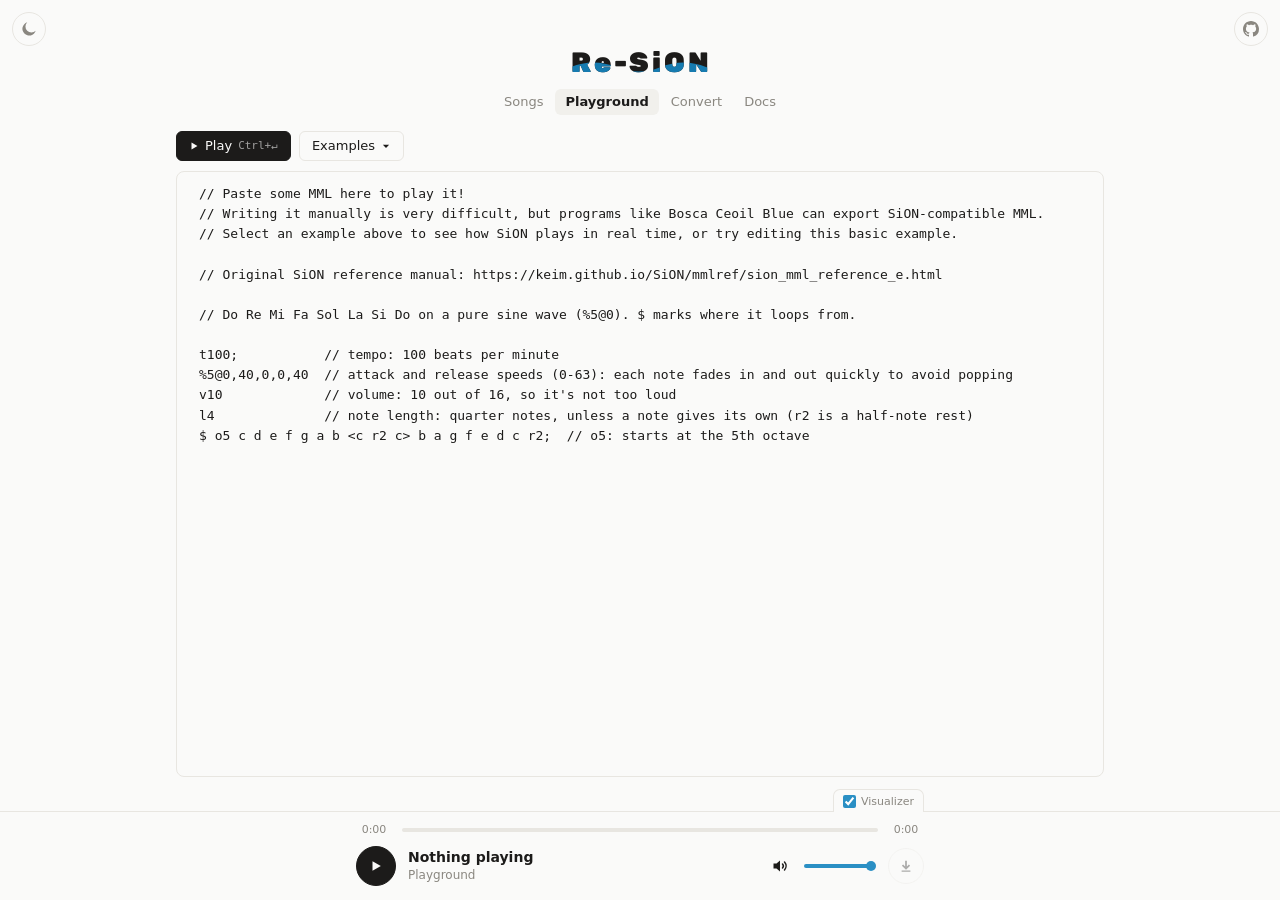
<file: website/playground.html>
<!doctype html>
<!-- MML playground: write or paste MML and play it, with the notes being played highlighted in the text.
     Uses the same files as songs.html (style.css, js/, wasm/sion.wasm, songs_mml/). -->
<html lang="en">
<head>
<meta charset="utf-8">
<meta name="viewport" content="width=device-width, initial-scale=1">
<title>Re-SiON Playground</title>
<link rel="stylesheet" href="style.css">
<script src="js/theme.js"></script>
<style>
  main { max-width: 960px; padding-bottom: 0; }
  header { margin-bottom: 16px; }

  .tools { display: flex; align-items: center; gap: 8px; margin-bottom: 10px; }
  .tools button {
    height: 30px; padding: 0 12px; display: inline-flex; align-items: center; gap: 6px; cursor: pointer;
    font: inherit; font-size: 13px; color: var(--fg); background: transparent; border: 1px solid var(--line); border-radius: 6px;
  }
  .tools button:hover { background: var(--hover); }
  .tools button.go { background: var(--fg); color: var(--bg); border-color: var(--fg); }
  .tools button.go:hover { opacity: 0.85; }
  .tools svg { width: 10px; height: 10px; }
  .tools kbd { color: var(--muted); font: 11px ui-monospace, monospace; }
  .tools .go kbd { color: inherit; opacity: 0.6; }

  .examples { position: relative; }
  .menu {
    position: absolute; z-index: 5; top: calc(100% + 4px); left: 0; width: min(420px, calc(100vw - 32px));
    max-height: 60vh; overflow: auto; padding: 4px; margin: 0; list-style: none;
    background: var(--bg); border: 1px solid var(--line); border-radius: 8px; box-shadow: 0 6px 24px rgb(0 0 0 / 0.12);
  }
  .menu[hidden] { display: none; }
  .menu button {
    width: 100%; height: auto; display: flex; gap: 8px; align-items: baseline; padding: 7px 10px; border: 0; border-radius: 6px;
    text-align: left; white-space: nowrap;
  }
  .menu button span:first-child { overflow: hidden; text-overflow: ellipsis; }
  /* On narrow screens the menu would stick out past the right edge under the Examples button (widening the page,
     which shifted the player bar out of view), so there it spans the toolbar instead. */
  @media (max-width: 560px) {
    .tools { position: relative; }
    .examples { position: static; }
    .menu { width: 100%; }
  }
  .menu button .a { margin-left: auto; flex: none; max-width: 40%; overflow: hidden; text-overflow: ellipsis; color: var(--muted); font-size: 12px; }

  /* The editor: a textarea with transparent text over a <pre> showing the same text, so the notes being
     played can be highlighted in it. Both wrap the same way (same width, with room for a scrollbar kept in both) and scroll together,
     so their text lines up. */
  .editor {
    /* Fills the window down to just above the player bar: --footer is how much of the window the bar covers, kept up to date below. */
    position: relative; height: calc(100dvh - var(--editor-top, 190px) - var(--footer, 110px) - 12px); min-height: 240px;
    border: 1px solid var(--line); border-radius: 8px; overflow: hidden; background: var(--bg);
  }
  .editor:focus-within { border-color: var(--muted); }
  .editor pre, .editor textarea {
    position: absolute; inset: 0; margin: 0; padding: 12px 14px 12px 22px; border: 0; width: 100%; height: 100%;
    font: 13px/1.55 ui-monospace, "SF Mono", "Cascadia Mono", Menlo, Consolas, monospace; tab-size: 4;
    white-space: pre-wrap; overflow-wrap: anywhere; word-break: normal; letter-spacing: 0;
    scrollbar-gutter: stable;
  }
  /* Extra room at the end, so the <pre> can always scroll as far as the textarea. */
  .editor pre { overflow: hidden; color: var(--fg); padding-bottom: 40px; pointer-events: none; }
  /* Marks in the left margin on rows that continue a wrapped line. */
  .editor .wraps { position: absolute; left: 0; top: 0; }
  .editor .wraps span { position: absolute; left: 6px; color: var(--muted); }
  .editor textarea {
    color: transparent; caret-color: var(--fg); background: transparent; resize: none; outline: none; overflow: auto;
  }
  /* The selection is drawn over the <pre>'s text, so it has to be see-through. */
  .editor textarea::selection { color: transparent; background: color-mix(in srgb, var(--accent) 28%, transparent); }
  .editor textarea::placeholder { color: var(--muted); }
  ::highlight(playing) {
    color: var(--accent); background-color: color-mix(in srgb, var(--accent) 16%, transparent);
    text-shadow: 0.35px 0 0 var(--accent), -0.35px 0 0 var(--accent);
  }
</style>
</head>
<body>
<main>
  <header>
    <h1><a href="./">Re-SiON</a></h1>
    <nav><a href="songs">Songs</a><a href="playground" aria-current="page">Playground</a><a href="convert">Convert</a><a href="docs">Docs</a></nav>
  </header>
  <div class="tools">
    <button class="go" id="run" title="Play from the start (Ctrl+Enter)">
      <svg viewBox="0 0 16 16"><path d="M4 2.5v11L13.5 8z" fill="currentColor"/></svg>Play <kbd>Ctrl+↵</kbd>
    </button>
    <div class="examples">
      <button id="examples" aria-haspopup="menu" aria-expanded="false">Examples
        <svg viewBox="0 0 16 16"><path d="M3 6l5 5 5-5z" fill="currentColor"/></svg></button>
      <ul class="menu" id="menu" role="menu" hidden></ul>
    </div>
  </div>
  <div class="editor">
    <pre id="view" aria-hidden="true"></pre>
    <textarea id="mml" spellcheck="false" autocomplete="off" autocapitalize="off"
      aria-label="MML" placeholder="Write or paste MML here, then press play."></textarea>
  </div>
</main>

<script type="module">
import { createPlayer } from "./js/player.js";
const $ = (id) => document.getElementById(id);
const text = $("mml"), view = $("view");

// Songs from songs_mml/ to read along with, mostly short and simple.
const EXAMPLES = [
  "fukuicat - ZANAC(FDS) _ AREA1,3,6,9.mml",
  "keim_at_Si - Formant Singing _.mml",
  "keim_at_Si - In the wind (GRADIUSIII).mml",
  "yonatan - Tomaso Albinoni _ Adagio in G minor.mml",
  "LinearDrive - [FC] BALLOON FIGHT - BALLOON TRIP - (C)Nintendo 1984.mml",
  "keim_at_Si - Twin Memories _ Pop'nツインビー (Stage1).mml",
].map((file) => {
  const name = file.replace(/\.(sion)?mml$/i, ""), cut = name.indexOf(" - ");
  return { file, title: name.slice(cut + 3), artist: name.slice(0, cut), volume: 1 };
});
// The song list's per-song volumes (see songs.html), so examples play as loud as they do there.
fetch("songs_mml/songs.json", { cache: "no-cache" }).then((r) => r.json()).then((list) => {
  for (const e of EXAMPLES) e.volume = list.find((s) => s.file === e.file)?.volume ?? 1;
}).catch(() => {});

const STARTER = `// Paste some MML here to play it!
// Writing it manually is very difficult, but programs like Bosca Ceoil Blue can export SiON-compatible MML.
// Select an example above to see how SiON plays in real time, or try editing this basic example.

// Original SiON reference manual: https://keim.github.io/SiON/mmlref/sion_mml_reference_e.html

// Do Re Mi Fa Sol La Si Do on a pure sine wave (%5@0). $ marks where it loops from.

t100;           // tempo: 100 beats per minute
%5@0,40,0,0,40  // attack and release speeds (0-63): each note fades in and out quickly to avoid popping
v10             // volume: 10 out of 16, so it's not too loud
l4              // note length: quarter notes, unless a note gives its own (r2 is a half-note rest)
$ o5 c d e f g a b <c r2 c> b a g f e d c r2;  // o5: starts at the 5th octave
`;
// The starter itself comes first in the menu, to get back to it.
const BASIC = { title: "Basic Example", artist: "Playground", volume: 1, mml: STARTER };
EXAMPLES.unshift(BASIC);

// ---- Editor ----
// Every visit, reloads included, starts from STARTER.
// What's in the textarea came from this example (its title and volume carry over until the text is replaced).
let source = { ...BASIC, mmlTitle: null };
text.value = STARTER;

function render() {
  view.textContent = text.value + "\n "; // (a trailing newline only shows in the textarea with something after it)
  view.append(wraps);
  sync();
  markWraps();
}

// Mark each row that continues a wrapped line, in the left margin. A line's text wraps over as many rows as its
// range has boxes (counted by changes in top). Redone after the layout settles, whenever the text or width changes.
// Only lines that might be too long for a row are measured: a line of n characters without tabs takes at most 2n
// columns (wide characters take two), so one of up to cols / 2 can't wrap.
const wraps = document.createElement("div");
wraps.className = "wraps";
let wrapFrame = 0, cols = 0;
function measure() {
  const style = getComputedStyle(view), probe = document.createElement("canvas").getContext("2d");
  probe.font = style.font;
  cols = (view.clientWidth - parseFloat(style.paddingLeft) - parseFloat(style.paddingRight)) / probe.measureText("0").width;
  markWraps();
}
function markWraps() {
  cancelAnimationFrame(wrapFrame);
  wrapFrame = requestAnimationFrame(() => {
    const node = view.firstChild, str = text.value, top = view.getBoundingClientRect().top - view.scrollTop;
    const range = new Range(), marks = [];
    for (let a = 0, tab = str.indexOf("\t"); a < str.length;) {
      let b = str.indexOf("\n", a);
      if (b < 0) b = str.length;
      if (tab >= 0 && tab < a) tab = str.indexOf("\t", a);
      if (b - a > cols / 2 || (tab >= 0 && tab < b)) {
        range.setStart(node, a);
        range.setEnd(node, b);
        let row;
        for (const r of range.getClientRects()) {
          const y = Math.round(r.top);
          if (row !== undefined && y !== row) marks.push(`<span style="top:${y - top}px">↵</span>`);
          row = y;
        }
      }
      a = b + 1;
    }
    wraps.innerHTML = marks.join("");
  });
}
new ResizeObserver(measure).observe(text);
document.fonts?.ready.then(measure);
function sync() { view.scrollTop = text.scrollTop }
text.addEventListener("input", () => {
  if (!text.value) source = null;
  render();
  hl?.clear(); // the playing song's offsets no longer match the text
});
text.addEventListener("scroll", sync);
// Tab indents rather than leaving the editor.
text.addEventListener("keydown", (e) => {
  if (e.key === "Tab" && !e.shiftKey && !e.ctrlKey && !e.altKey) { e.preventDefault(); document.execCommand("insertText", false, "\t") }
});
render();

// ---- Highlighting the notes being played ----
// The player reports UTF-8 byte offsets of the notes playing; `index` turns them into string (UTF-16) indices.
const hl = globalThis.Highlight && CSS.highlights ? new Highlight() : null;
if (hl) CSS.highlights.set("playing", hl);
let played = null, index = null; // the text being played, and its byte → string index map
// (Whitespace only counts inside the note, before its length or dots: never the space after it.)
const NOTE = /[a-g][+#-]?(?:\s*\d+)?(?:\s*\.+)?/y;

function byteIndex(s) {
  const map = new Int32Array(new TextEncoder().encode(s).length + 1);
  let b = 0;
  for (let j = 0; j < s.length; j++) {
    const c = s.codePointAt(j), n = c < 0x80 ? 1 : c < 0x800 ? 2 : c < 0x10000 ? 3 : 4;
    map.fill(j, b, b + n);
    b += n;
    if (c >= 0x10000) j++;
  }
  map[b] = s.length;
  return map;
}

function notes(offsets) {
  if (!hl) return;
  hl.clear();
  if (!offsets.length || text.value !== played || !view.firstChild) return;
  const node = view.firstChild;
  for (const o of new Set(offsets)) {
    const at = index[o];
    if (at === undefined) continue;
    NOTE.lastIndex = at;
    if (!NOTE.exec(played)) continue;
    const r = new Range();
    r.setStart(node, at);
    r.setEnd(node, NOTE.lastIndex);
    hl.add(r);
  }
}

// ---- Player ----
const player = createPlayer({ idleText: "Playground", heatmap: true, idle: run, notes });

// The editor ends just above the player bar (and the Visualizer tab sticking up from it, when shown), whose height
// changes with the window's width.
const footer = document.querySelector("footer"), viz = $("viz"), editor = document.querySelector(".editor");
function fit() {
  const root = document.documentElement.style, top = footer.getBoundingClientRect().top;
  const covered = innerHeight - (viz.hidden ? top : Math.min(top, viz.getBoundingClientRect().top));
  root.setProperty("--footer", covered + "px");
  root.setProperty("--editor-top", editor.getBoundingClientRect().top + scrollY + "px");
}
new ResizeObserver(fit).observe(footer);
new ResizeObserver(fit).observe(viz);
addEventListener("resize", fit);
fit();

function run() {
  played = text.value;
  index = byteIndex(played);
  // An example's artist, volume and file name stay with the text only while it keeps that example's #TITLE.
  const title = titleOf(played);
  if (source && title !== source.mmlTitle) source = null;
  const s = source ?? { title: "Untitled", artist: "Playground" };
  player.play(played, { title: title ?? s.title, artist: s.artist, volume: s.volume ?? 1, file: s.file });
}

// The song's #TITLE{..}, if it has one (outside comments).
function titleOf(mml) {
  const m = mml.replace(/\/\*[\s\S]*?(\*\/|$)|\/\/.*/g, "").match(/#TITLE\s*\{([^}]*)\}/);
  return m?.[1].trim() || null;
}
$("run").onclick = run;
addEventListener("keydown", (e) => {
  if (e.key === "Enter" && (e.ctrlKey || e.metaKey)) { e.preventDefault(); run() }
});

// ---- Examples ----
const menu = $("menu"), open = (on) => { menu.hidden = !on; $("examples").setAttribute("aria-expanded", on) };
for (const e of EXAMPLES) {
  const li = document.createElement("li"), b = document.createElement("button");
  b.setAttribute("role", "menuitem");
  b.innerHTML = `<span></span><span class="a"></span>`;
  b.firstChild.textContent = e.title;
  b.lastChild.textContent = e.artist;
  b.onclick = () => pick(e);
  li.append(b);
  menu.append(li);
}
$("examples").onclick = (ev) => { ev.stopPropagation(); open(menu.hidden); if (!menu.hidden) menu.querySelector("button").focus() };
document.addEventListener("click", (ev) => { if (!menu.contains(ev.target)) open(false) });
menu.addEventListener("keydown", (ev) => {
  const items = [...menu.querySelectorAll("button")], k = items.indexOf(document.activeElement);
  if (ev.key === "Escape") { ev.stopPropagation(); open(false); $("examples").focus() }
  else if (ev.key === "ArrowDown") { ev.preventDefault(); items[(k + 1) % items.length].focus() }
  else if (ev.key === "ArrowUp") { ev.preventDefault(); items[(k - 1 + items.length) % items.length].focus() }
});

async function pick(e) {
  open(false);
  const mml = e.mml ?? await (await fetch("songs_mml/" + encodeURIComponent(e.file), { cache: "no-cache" })).text();
  // Through insertText, so picking an example can be undone (Ctrl+Z) like any edit. Not on touch screens:
  // focusing the editor there pops up the on-screen keyboard, and its opening and closing again shifts the
  // page, which pushed the player bar out of view.
  if (matchMedia("(pointer: coarse)").matches) text.value = mml;
  else {
    text.focus({ preventScroll: true });
    text.select();
    if (!document.execCommand("insertText", false, mml)) text.value = mml;
  }
  source = { ...e, mmlTitle: titleOf(mml) };
  text.setSelectionRange(0, 0);
  text.scrollTop = 0;
  text.blur();
  render();
  run();
}
</script>
</body>
</html>
</file>
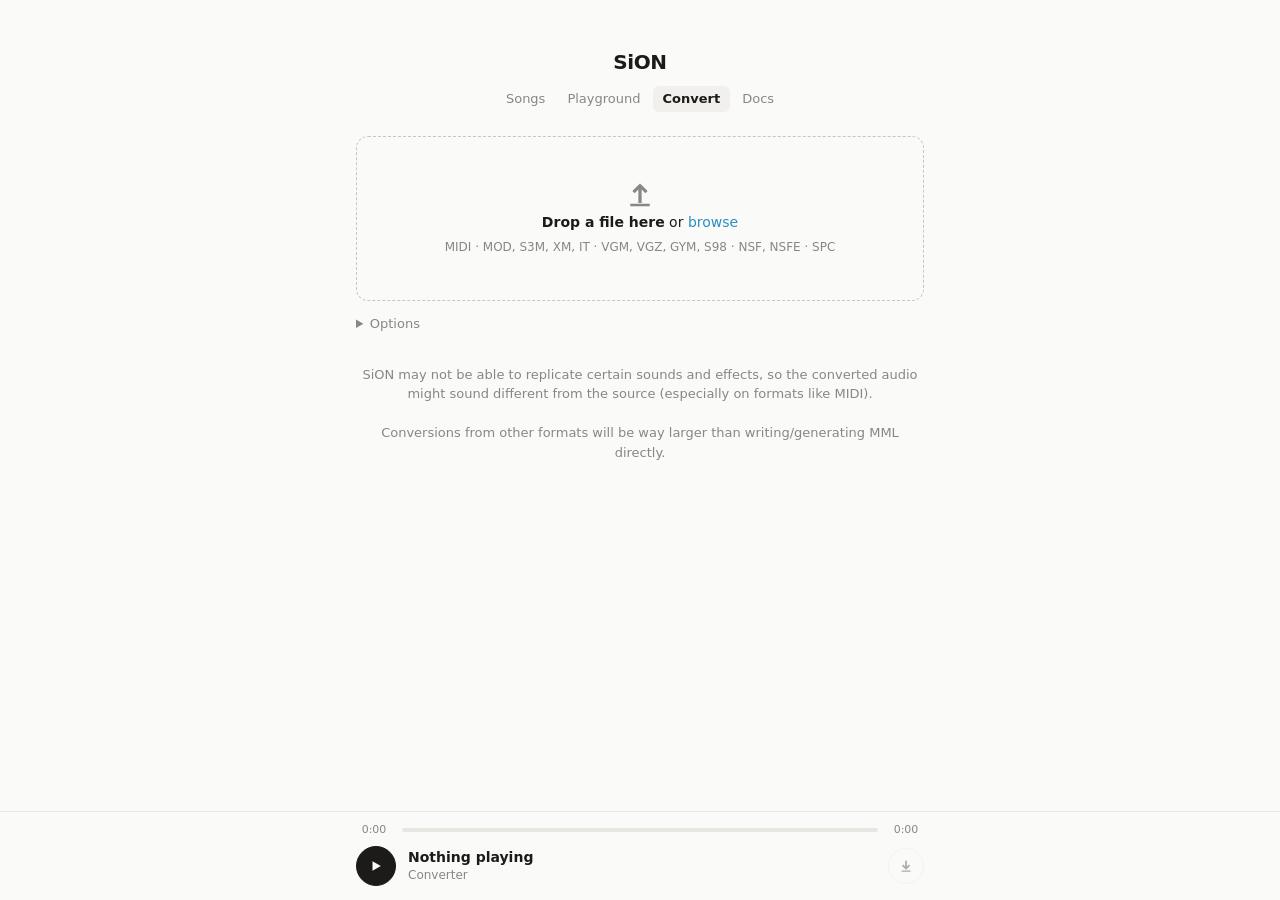
<file: sion-player/web-sion-player/convert.html>
<!doctype html>
<!-- MML converter: drop a MIDI, tracker module, VGM/VGZ, GYM, S98, NSF/NSFE or SPC file to convert it to SiON MML, then
     download or play the result. Runs convert.wasm in a worker (convert-worker.js, convert.js); plays through the
     same player bar as the other pages (player.js and the rest). -->
<html lang="en">
<head>
<meta charset="utf-8">
<meta name="viewport" content="width=device-width, initial-scale=1">
<title>SiON Converter</title>
<link rel="stylesheet" href="style.css">
<style>
  .note { text-align: center; color: var(--muted); font-size: 13px; line-height: 1.5; margin: 32px auto 0; max-width: 560px; }
  .drop {
    display: grid; place-items: center; gap: 6px; padding: 44px 16px; text-align: center; cursor: pointer;
    border: 1.5px dashed color-mix(in srgb, var(--muted) 45%, transparent); border-radius: 12px; transition: border-color 0.12s, background 0.12s;
  }
  .drop:hover, .drop:focus-visible { background: var(--hover); outline: none; }
  body.dragging .drop { border-color: var(--accent); background: var(--accent-soft); }
  .drop svg { width: 26px; height: 26px; color: var(--muted); }
  body.dragging .drop svg { color: var(--accent); }
  .drop b { font-weight: 550; }
  .drop u { color: var(--accent); text-decoration: none; }
  .drop small { color: var(--muted); font-size: 12px; }

  details { margin-top: 14px; }
  summary { cursor: pointer; color: var(--muted); font-size: 13px; width: fit-content; user-select: none; }
  summary:hover { color: var(--fg); }
  .opts { display: grid; grid-template-columns: repeat(auto-fill, minmax(170px, 1fr)); gap: 12px 16px; margin-top: 12px; }
  .opts label { display: grid; gap: 4px; font-size: 12px; color: var(--muted); }
  .opts label.check { display: flex; align-items: flex-start; gap: 8px; color: var(--fg); font-size: 13px; grid-column: 1 / -1; }
  .opts label.check span { color: var(--muted); font-size: 12px; }
  .opts label.check input { margin: 2px 0 0; accent-color: var(--accent); }
  .opts select, .opts input[type=number] {
    height: 30px; padding: 0 8px; font: inherit; font-size: 13px; color: var(--fg); background: var(--bg);
    border: 1px solid var(--line); border-radius: 6px; width: 100%;
  }
  .opts select:focus, .opts input:focus { outline: none; border-color: var(--muted); }

  .result { margin-top: 24px; border: 1px solid var(--line); border-radius: 12px; padding: 16px; }
  .result[hidden] { display: none; }
  .result .name { font-weight: 600; overflow-wrap: anywhere; }
  .result .state { color: var(--muted); font-size: 13px; margin-top: 2px; font-variant-numeric: tabular-nums; }
  .result.error .state { color: #c4452a; }
  @media (prefers-color-scheme: dark) { .result.error .state { color: #f08a6c; } }
  .busy { height: 3px; margin-top: 12px; border-radius: 2px; background: var(--line); overflow: hidden; }
  .busy::after { content: ""; display: block; width: 30%; height: 100%; background: var(--accent); border-radius: 2px; animation: slide 1.1s ease-in-out infinite; }
  @keyframes slide { from { transform: translateX(-100%); } to { transform: translateX(340%); } }
  .busy[hidden] { display: none; }
  dl { display: grid; grid-template-columns: repeat(auto-fill, minmax(150px, 1fr)); gap: 12px 10px; margin: 16px 0 0; }
  dl[hidden] { display: none; }
  dl div { min-width: 0; }
  dt { color: var(--muted); font-size: 11px; }
  dd { margin: 2px 0 0; font-variant-numeric: tabular-nums; white-space: nowrap; overflow: hidden; text-overflow: ellipsis; }
  ul.warn { margin: 14px 0 0; padding: 0; list-style: none; display: grid; gap: 4px; }
  ul.warn li { font-size: 12px; color: var(--muted); padding-left: 16px; position: relative; }
  ul.warn li::before { content: "!"; position: absolute; left: 3px; font-weight: 700; color: var(--accent); }
  .actions { display: flex; flex-wrap: wrap; gap: 8px; margin-top: 16px; }
  .actions[hidden] { display: none; }
  .actions button {
    height: 32px; padding: 0 14px; display: inline-flex; align-items: center; gap: 6px; cursor: pointer;
    font: inherit; font-size: 13px; color: var(--fg); background: transparent; border: 1px solid var(--line); border-radius: 6px;
  }
  .actions button:hover { background: var(--hover); }
  .actions button.go { background: var(--fg); color: var(--bg); border-color: var(--fg); }
  .actions button.go:hover { opacity: 0.85; }
  .actions svg { width: 12px; height: 12px; }
</style>
</head>
<body>
<main>
  <header>
    <h1><a href="./">SiON</a></h1>
    <nav><a href="songs.html">Songs</a><a href="playground.html">Playground</a><a href="convert.html" aria-current="page">Convert</a><a href="docs.html">Docs</a></nav>
  </header>

  <label class="drop" id="drop" tabindex="0">
    <svg viewBox="0 0 16 16"><path d="M7 13.5V5.3L4.7 7.6 3.3 6.2 8 1.5l4.7 4.7-1.4 1.4L9 5.3v8.2zM2 14h12v1.5H2z"/></svg>
    <div><b>Drop a file here</b> or <u>browse</u></div>
    <small>MIDI · MOD, S3M, XM, IT · VGM, VGZ, GYM, S98 · NSF, NSFE · SPC</small>
    <input type="file" id="file" hidden>
  </label>

  <details>
    <summary>Options</summary>
    <div class="opts">
      <label>Timing
        <select id="grid">
          <option value="0">Exact</option>
          <option value="16">Snap to 1/16 notes</option>
          <option value="32">Snap to 1/32 notes</option>
          <option value="48">Snap to 1/48 notes</option>
          <option value="64">Snap to 1/64 notes</option>
        </select>
      </label>
      <label>Volume
        <input type="number" id="gain" min="0.05" max="8" step="0.05" placeholder="Automatic">
      </label>
      <label>Track (NSF)
        <input type="number" id="track" min="1" step="1" placeholder="The file's first">
      </label>
      <label class="check"><input type="checkbox" id="exact">
        <div>Tick by tick <span>— tracker modules: every volume, pan and pitch step, tick by tick (minified, not laid out by pattern)</span></div></label>
      <label class="check"><input type="checkbox" id="wavetables">
        <div>Wavetables <span>— tracker modules: approximate samples with wavetables and noise (much smaller; only chiptune samples come out close)</span></div></label>
      <label class="check"><input type="checkbox" id="exactPcm">
        <div>Exact PCM <span>— VGM and NSF: capture samples exactly as the chips output them (many times larger)</span></div></label>
    </div>
  </details>

  <section class="result" id="result" hidden aria-live="polite">
    <div class="name" id="name"></div>
    <div class="state" id="state"></div>
    <div class="busy" id="busy" hidden></div>
    <dl id="stats" hidden></dl>
    <ul class="warn" id="warnings"></ul>
    <div class="actions" id="actions" hidden>
      <button class="go" id="download"><svg viewBox="0 0 16 16"><path d="M7 2h2v6.5l2.3-2.3 1.4 1.4L8 12.3 3.3 7.6l1.4-1.4L7 8.5zM3 13h10v1.5H3z"/></svg>Download .mml</button>
      <button id="listen"><svg viewBox="0 0 16 16"><path d="M4 2.5v11L13.5 8z"/></svg>Play</button>
    </div>
  </section>

  <p class="note">SiON may not be able to replicate certain sounds and effects, so the converted audio might sound different from the source (especially on formats like MIDI).<br><br>Conversions from other formats will be way larger than writing/generating MML directly.</p>
</main>

<script type="module">
import { createPlayer } from "./player.js";
const $ = (id) => document.getElementById(id);

// ---- The worker ----
// A new file (or new options) while one is converting: the worker is stopped and replaced, rather than waiting.
let worker = null, busy = false, job = 0;
function convert(bytes, options) {
  if (busy) { worker.terminate(); worker = null }
  worker ??= new Worker("convert-worker.js", { type: "module" });
  busy = true;
  const id = ++job;
  return new Promise((resolve) => {
    worker.onmessage = ({ data }) => { if (data.id === id) { busy = false; resolve(data) } };
    worker.onerror = (e) => { busy = false; worker = null; resolve({ id, error: e.message || "the converter failed to load" }) };
    worker.postMessage({ id, bytes, options });
  });
}

// ---- Options ----
const opts = () => ({
  grid: +$("grid").value,
  gain: +$("gain").value || 0,
  track: Math.max(0, Math.floor(+$("track").value || 0)),
  exact: $("exact").checked,
  wavetables: $("wavetables").checked,
  exactPcm: $("exactPcm").checked,
});
// Changing an option converts the current file again.
for (const id of ["grid", "gain", "track", "exact", "wavetables", "exactPcm"]) $(id).addEventListener("change", () => current && run());

// ---- Converting ----
let current = null; // {name, bytes}
let output = null;  // {mml, file, title}
const FORMATS = { Midi: "MIDI", Module: "Tracker module", Vgm: "VGM", Nsf: "NSF", Spc: "SPC" };
const time = (s) => `${Math.floor(s / 60)}:${String(Math.floor(s % 60)).padStart(2, "0")}`;
const size = (n) => n < 1024 ? `${n} B` : n < 1048576 ? `${(n / 1024).toFixed(1)} KB` : `${(n / 1048576).toFixed(2)} MB`;

async function open(file) {
  if (!file) return;
  // (A track number belongs to its file.)
  if (current && current.name !== file.name) { $("track").value = ""; $("track").placeholder = "The file's first"; $("track").removeAttribute("max") }
  current = { name: file.name, bytes: new Uint8Array(await file.arrayBuffer()) };
  run();
}

async function run() {
  const { name, bytes } = current, base = name.replace(/\.[^.]*$/, "") || name;
  output = null;
  $("result").hidden = false;
  $("result").classList.remove("error");
  $("name").textContent = name;
  $("busy").hidden = false;
  $("stats").hidden = $("actions").hidden = true;
  $("warnings").replaceChildren();
  const t0 = performance.now(), me = job + 1;
  const tick = setInterval(() => { if (job === me) $("state").textContent = `Converting… ${((performance.now() - t0) / 1000).toFixed(1)}s` }, 100);
  $("state").textContent = "Converting…";
  const { result, error } = await convert(bytes.slice(), opts());
  clearInterval(tick);
  if (job !== me) return; // superseded
  $("busy").hidden = true;
  const secs = ((performance.now() - t0) / 1000).toFixed(1);
  if (error || !result.ok) {
    $("result").classList.add("error");
    $("state").textContent = `Could not convert: ${error ?? result.error}`;
    return;
  }
  const r = result;
  output = { mml: r.mml, file: `${base}.mml`, title: base };
  $("name").textContent = output.file;
  $("state").textContent = `Converted ${name} in ${secs}s`;
  const stats = [
    ["Format", FORMATS[r.format] ?? r.format],
    ["Length", time(r.secs)],
    ["Loop", r.loopSecs == null ? "None" : `Last ${time(r.loopSecs)}`],
    ["Tracks", r.tracks],
    ["Notes", r.notes.toLocaleString()],
    ["Size", size(r.bytes)],
  ];
  $("stats").replaceChildren(...stats.map(([k, v]) => {
    const d = document.createElement("div");
    d.innerHTML = "<dt></dt><dd></dd>";
    d.firstChild.textContent = k;
    d.lastChild.textContent = v;
    d.lastChild.title = v;
    return d;
  }));
  // An NSF names the track converted and how many there are: the Track option picks another.
  for (const w of r.warnings) {
    const m = w.match(/^track (\d+) of (\d+)/);
    if (m) { $("track").max = m[2]; $("track").placeholder = `1 to ${m[2]}` }
    const li = document.createElement("li");
    li.textContent = w.replace(/; choose another with --track N$/, " — choose another under Options");
    $("warnings").append(li);
  }
  $("stats").hidden = $("actions").hidden = false;
}

$("file").onchange = () => { open($("file").files[0]); $("file").value = "" };
$("drop").addEventListener("keydown", (e) => { if (e.key === "Enter" || e.key === " ") { e.preventDefault(); $("file").click() } });

// Dropping anywhere on the page works; the drop zone lights up while a file is dragged over.
let depth = 0;
const hasFiles = (e) => [...(e.dataTransfer?.types ?? [])].includes("Files");
addEventListener("dragenter", (e) => { if (hasFiles(e)) { depth++; document.body.classList.add("dragging") } });
addEventListener("dragleave", (e) => { if (hasFiles(e) && --depth <= 0) { depth = 0; document.body.classList.remove("dragging") } });
addEventListener("dragover", (e) => { if (hasFiles(e)) { e.preventDefault(); e.dataTransfer.dropEffect = "copy" } });
addEventListener("drop", (e) => {
  if (!hasFiles(e)) return;
  e.preventDefault();
  depth = 0;
  document.body.classList.remove("dragging");
  open(e.dataTransfer.files[0]);
});

// ---- Download and play ----
$("download").onclick = () => {
  const a = document.createElement("a");
  a.href = URL.createObjectURL(new Blob([output.mml], { type: "text/plain" }));
  a.download = output.file;
  a.click();
  setTimeout(() => URL.revokeObjectURL(a.href), 1000);
};
const player = createPlayer({ idleText: "Converter", idle: () => output && play() });
function play() { player.play(output.mml, { title: output.title, artist: "Converted", volume: 1, file: output.file }) }
$("listen").onclick = play;
</script>
</body>
</html>
</file>
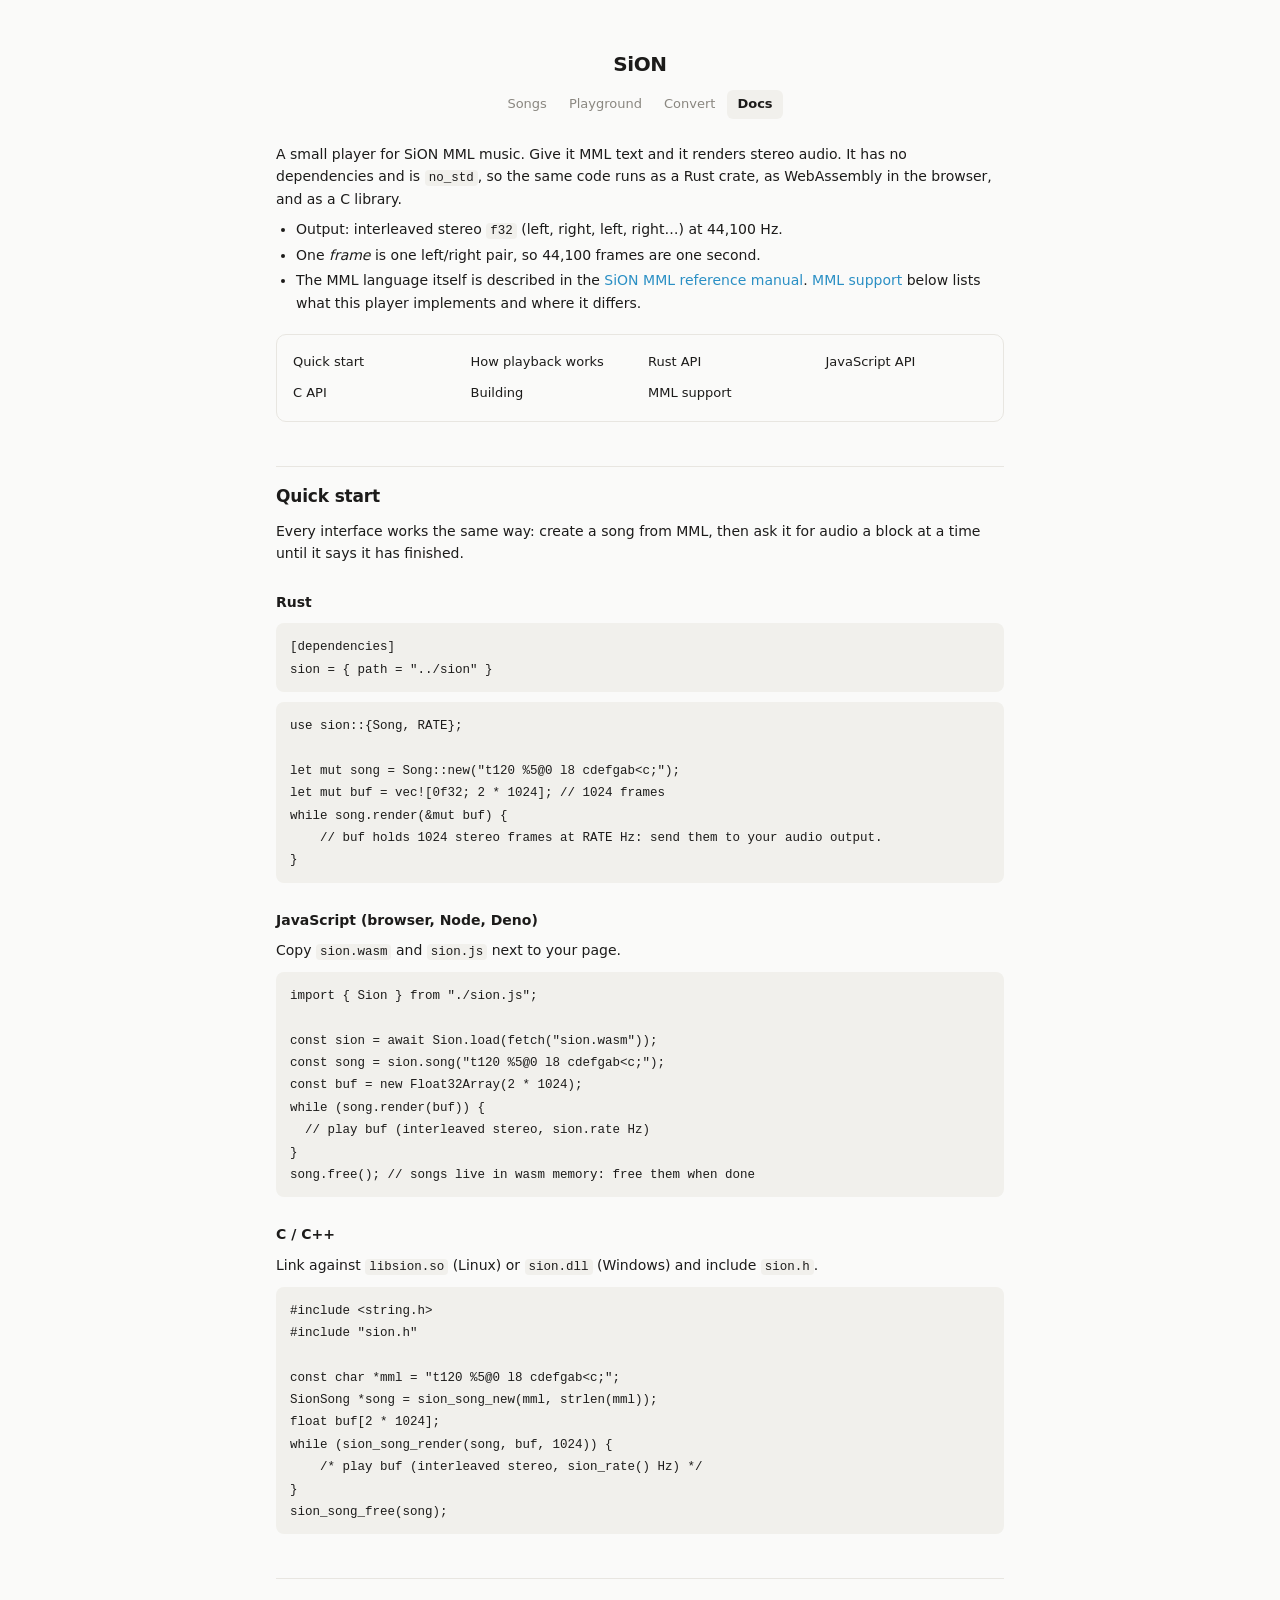
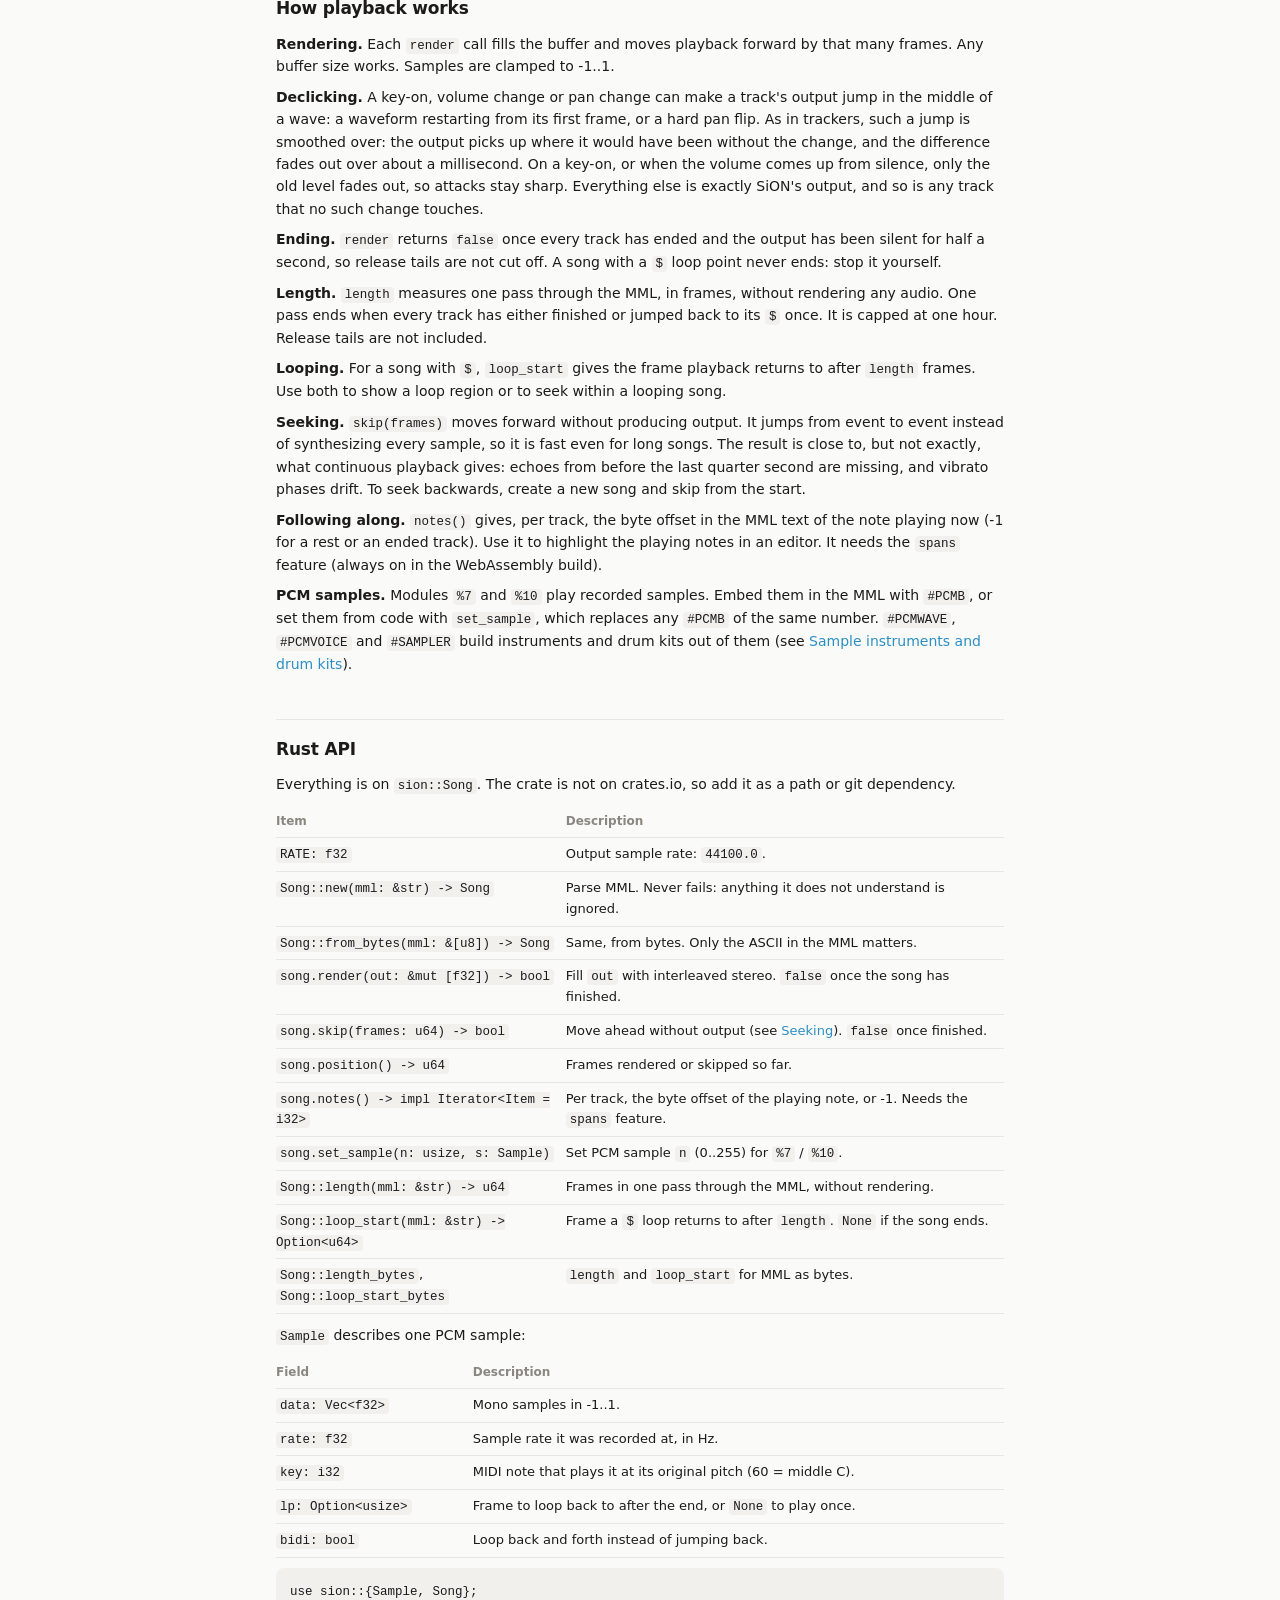
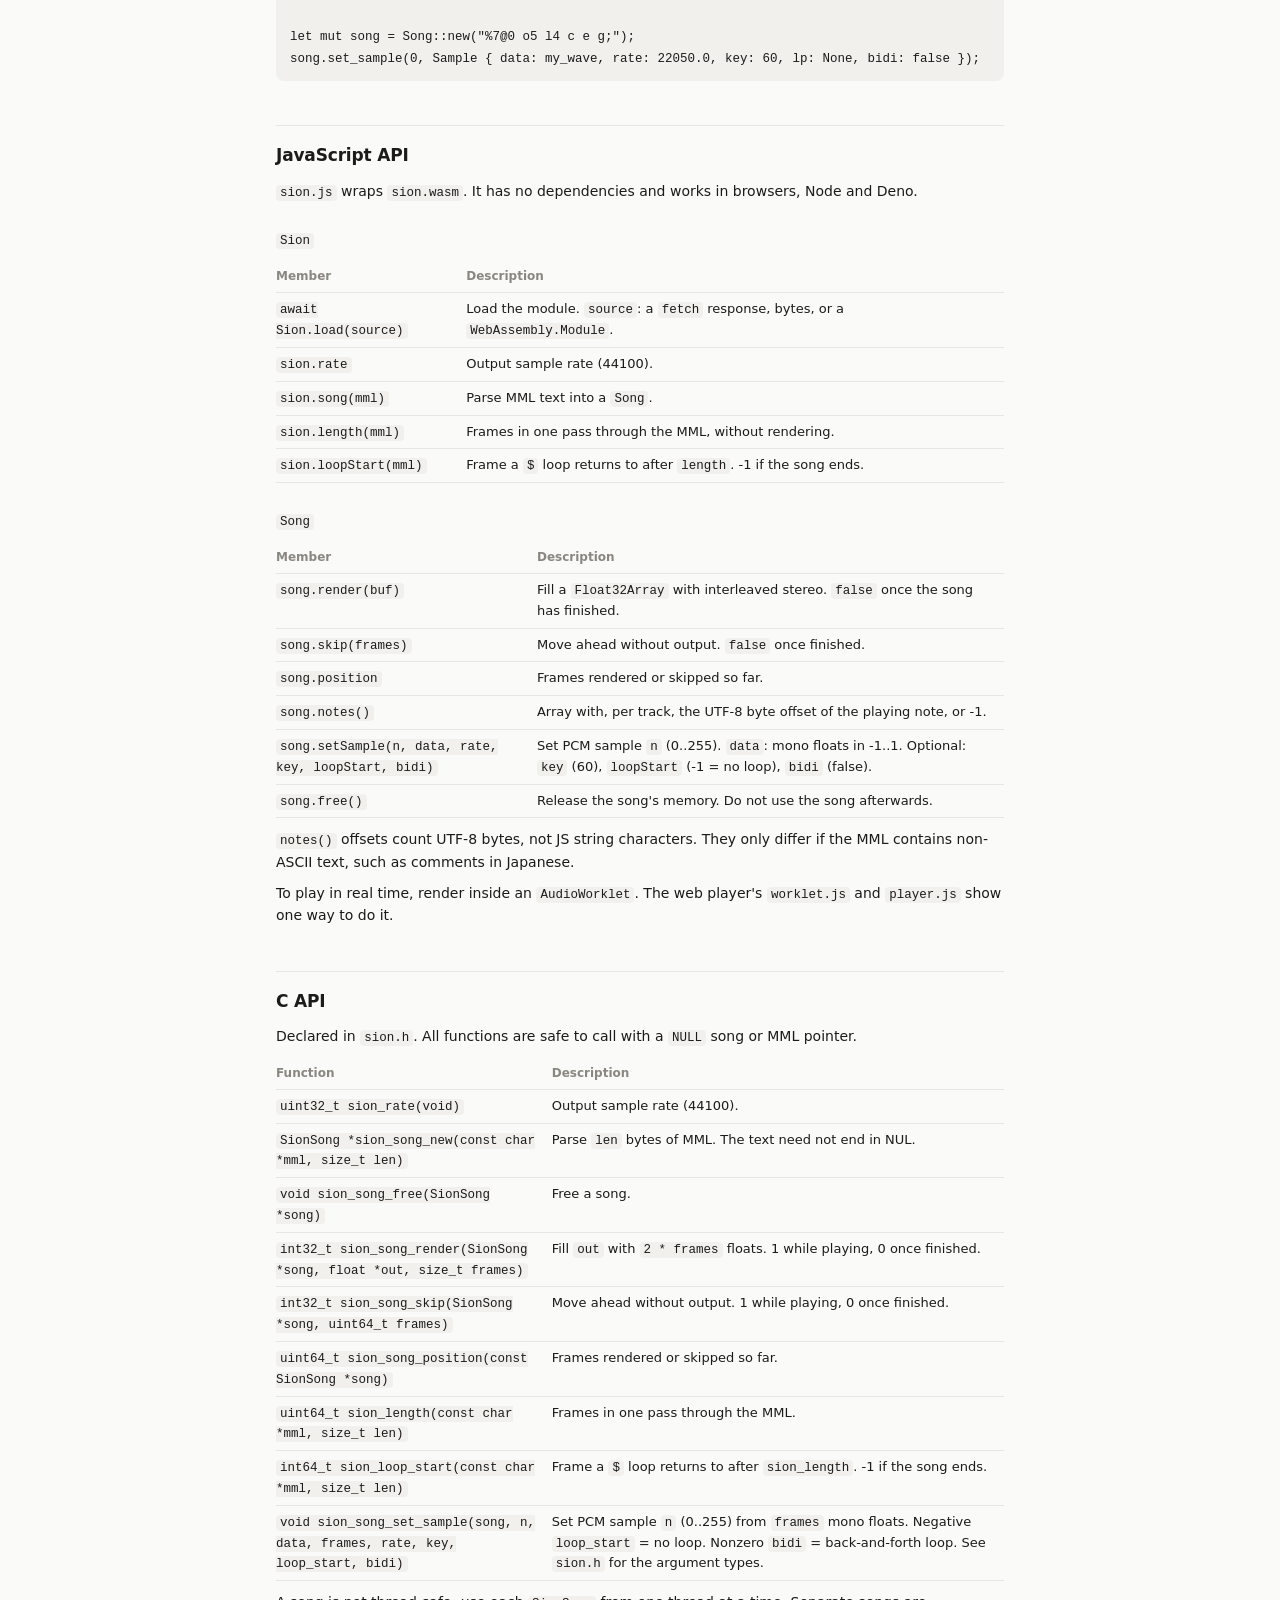
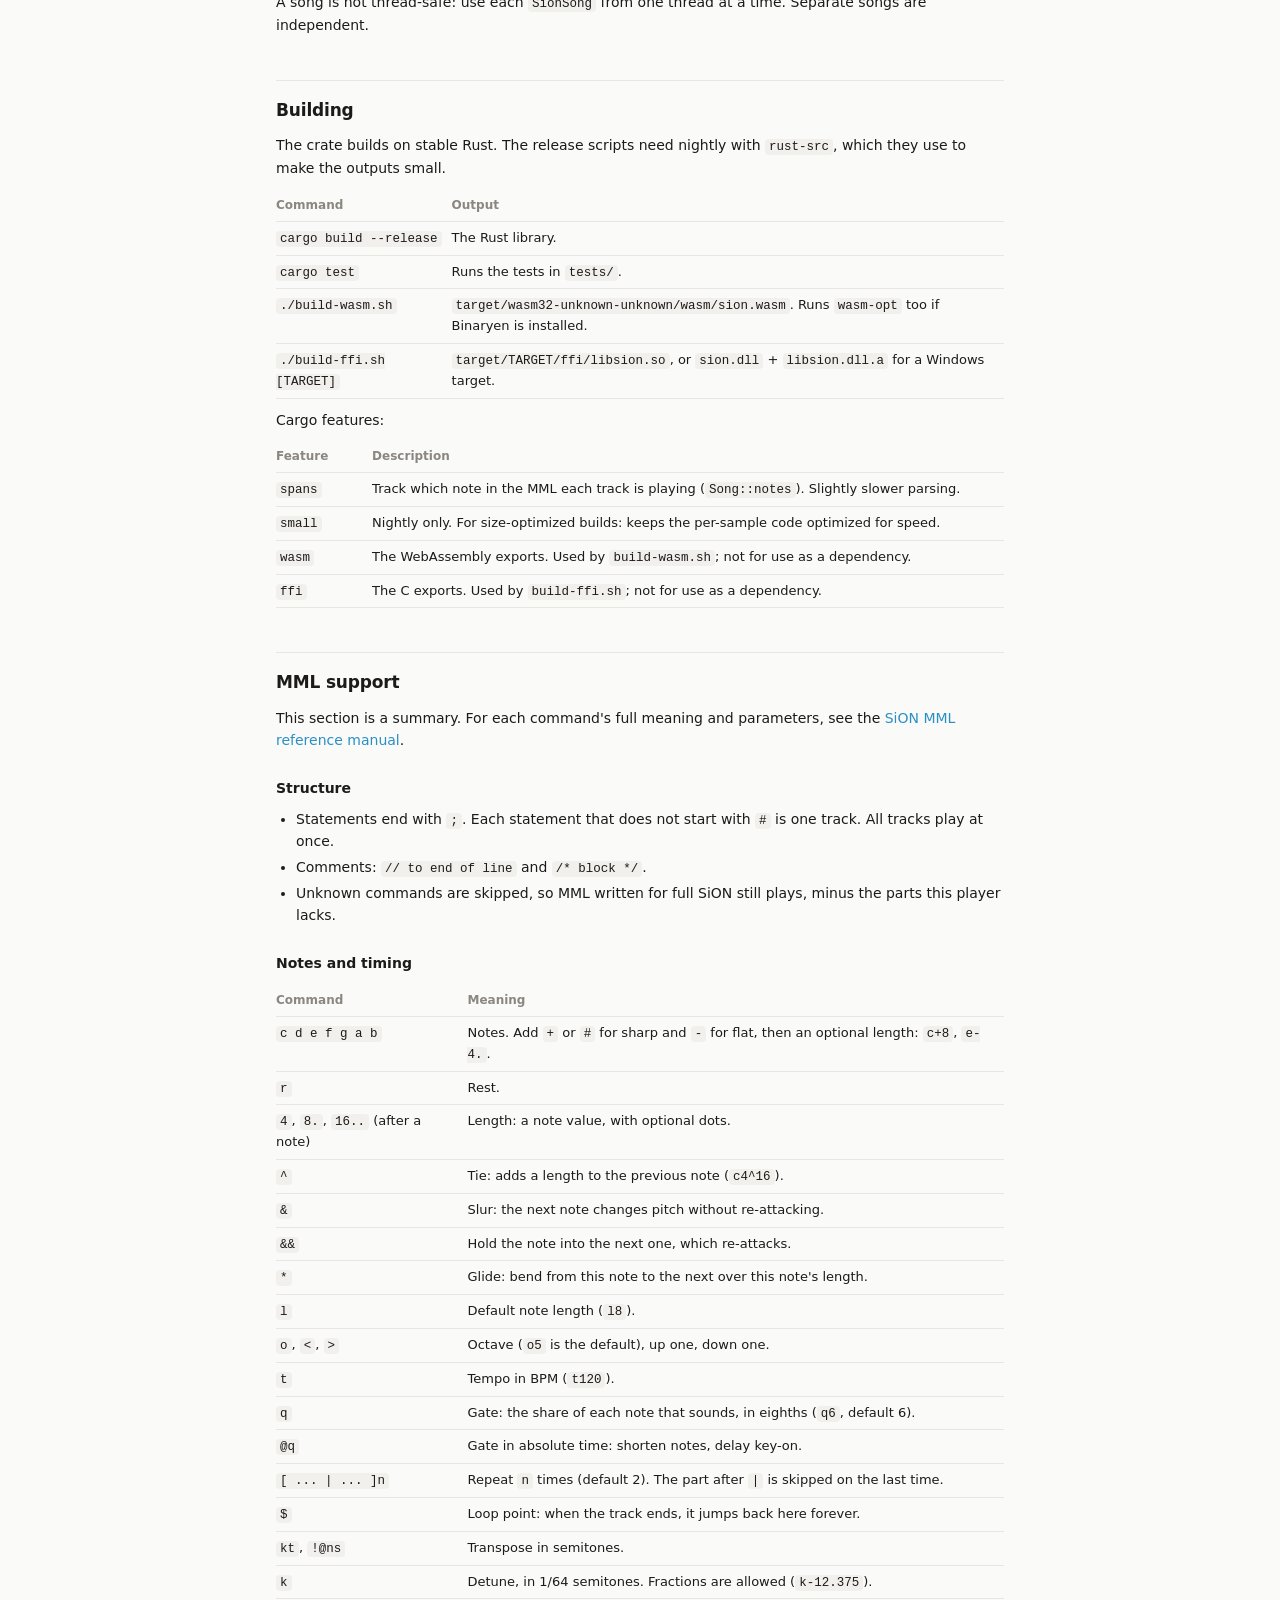
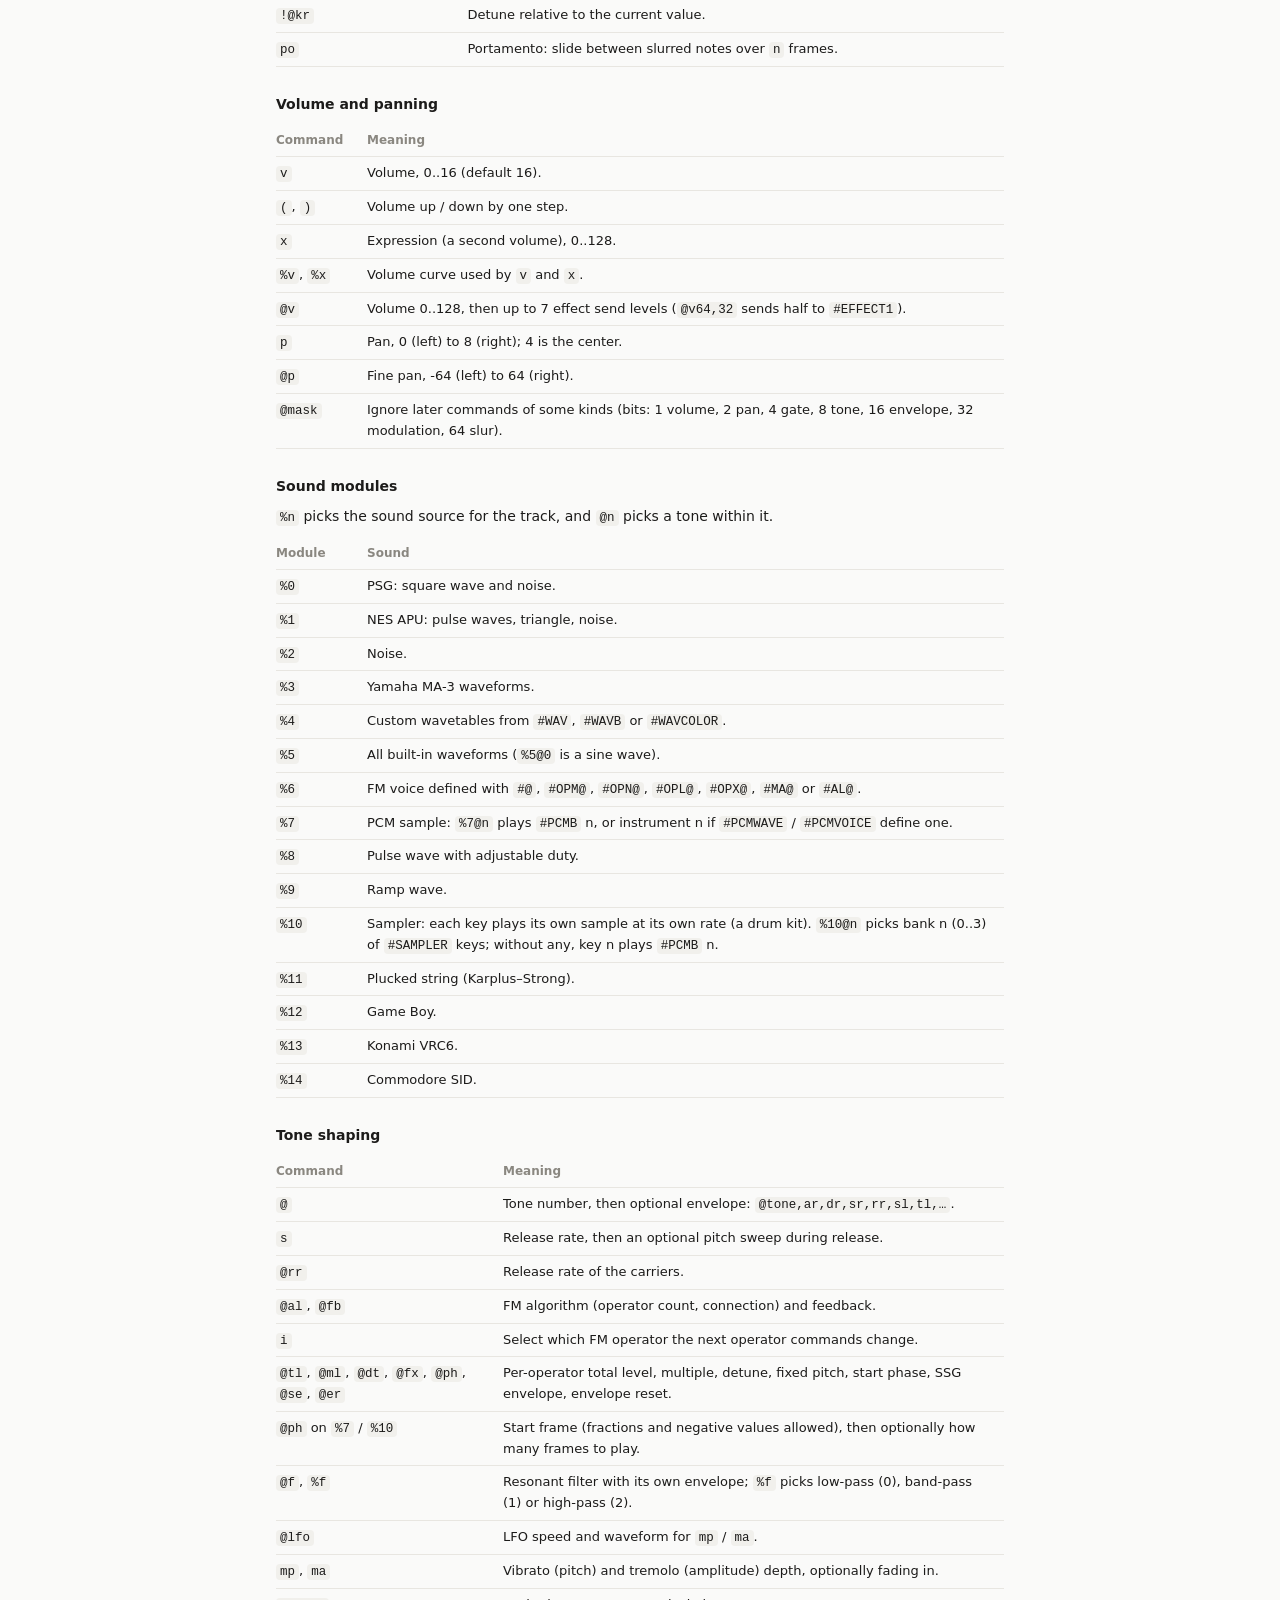
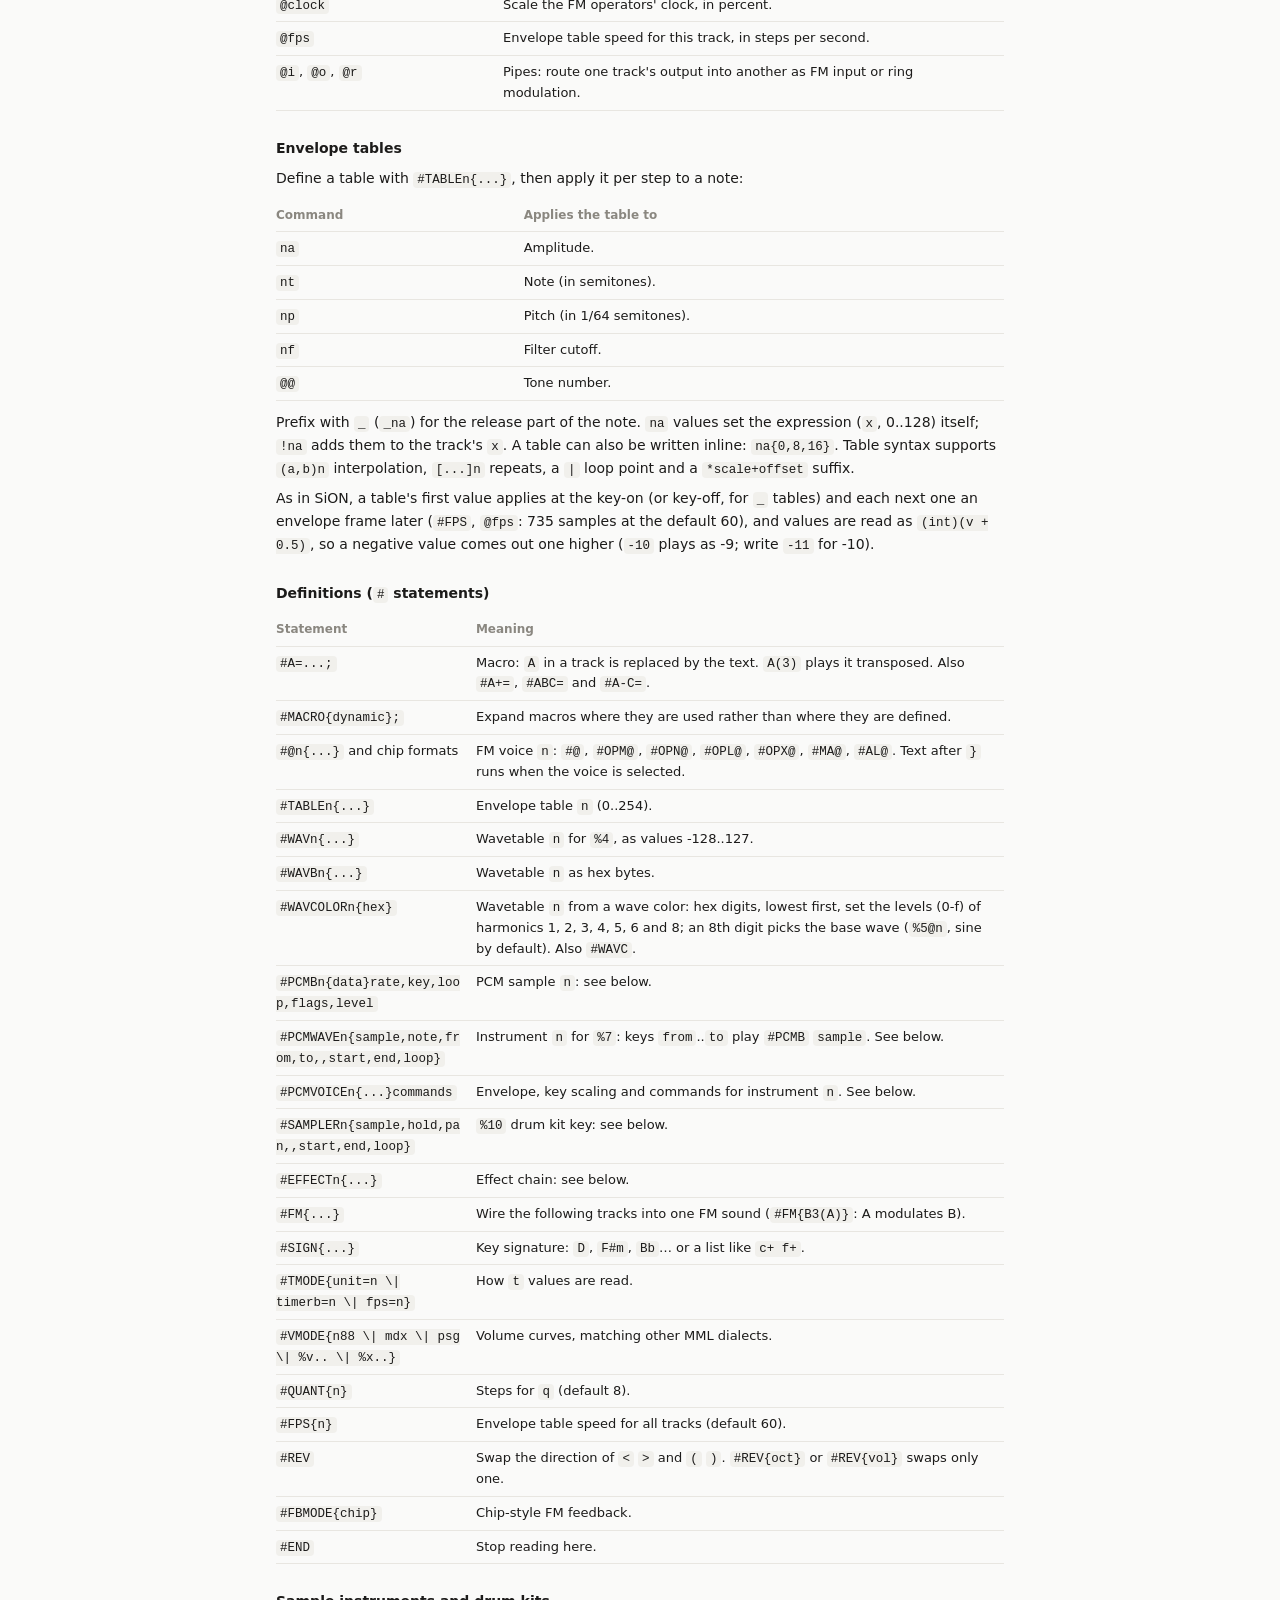
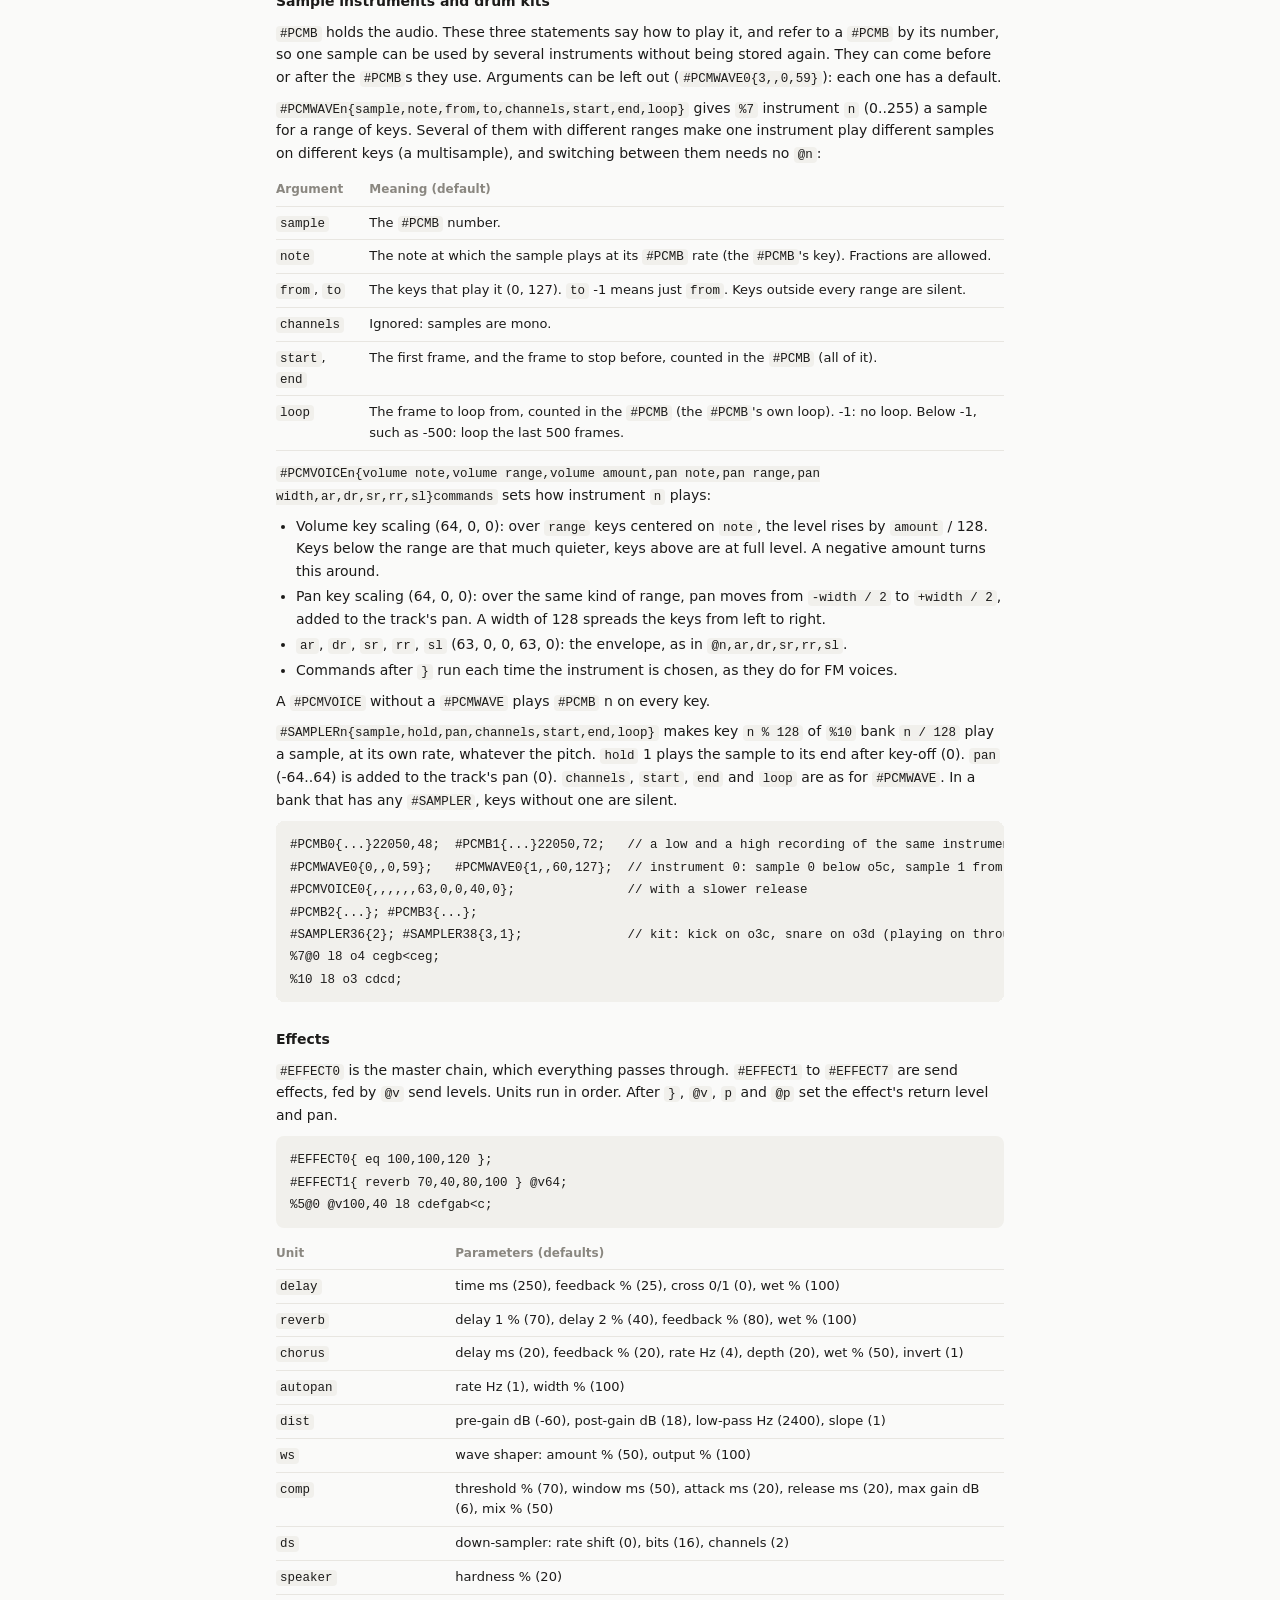
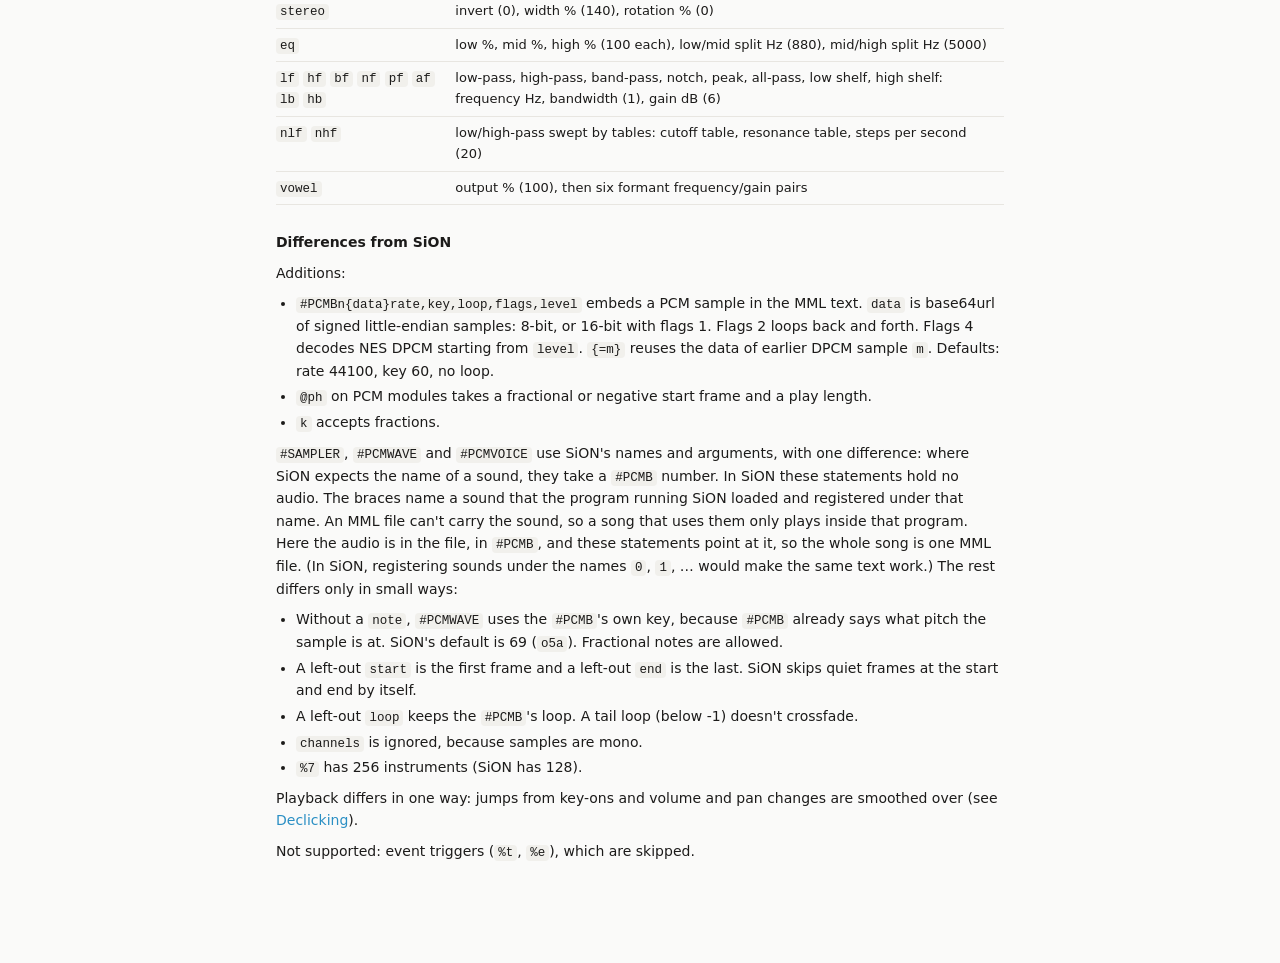
<file: sion-player/web-sion-player/docs.html>
<!doctype html>
<!-- Documentation for the sion library: generated from sion/README.md (keep the two in step). -->
<html lang="en">
<head>
<meta charset="utf-8">
<meta name="viewport" content="width=device-width, initial-scale=1">
<title>SiON Docs</title>
<link rel="stylesheet" href="style.css">
<style>
  :root { --width: 760px; --code: #f1f0ec; }
  @media (prefers-color-scheme: dark) { :root { --code: #1f1f1d; } }
  main { padding-bottom: 96px; line-height: 1.6; }
  article h2 { font-size: 17px; font-weight: 650; letter-spacing: -0.01em; margin: 44px 0 10px; padding-top: 16px; border-top: 1px solid var(--line); }
  article h3 { font-size: 14px; font-weight: 650; margin: 26px 0 6px; }
  article p, article ul { margin: 8px 0; }
  article ul { padding-left: 20px; }
  article li { margin: 3px 0; }
  article a { color: var(--accent); text-decoration: none; }
  article a:hover { text-decoration: underline; }
  article strong { font-weight: 600; }
  code { font: 12.5px/1.5 ui-monospace, "SF Mono", Menlo, Consolas, monospace; background: var(--code); padding: 1px 4px; border-radius: 4px; }
  pre { background: var(--code); border-radius: 8px; padding: 12px 14px; overflow-x: auto; margin: 10px 0; }
  pre code { background: none; padding: 0; font-size: 12.5px; }
  .table { overflow-x: auto; margin: 10px 0; }
  table { border-collapse: collapse; width: 100%; font-size: 13px; }
  th, td { text-align: left; vertical-align: top; padding: 6px 10px 6px 0; border-bottom: 1px solid var(--line); }
  th { color: var(--muted); font-weight: 550; font-size: 12px; }
  td:first-child { min-width: 7em; max-width: 45%; }
  td code { overflow-wrap: anywhere; }

  .toc { margin: 20px 0 0; padding: 14px 16px; border: 1px solid var(--line); border-radius: 10px; font-size: 13px; }
  .toc ol { list-style: none; margin: 0; padding: 0; }
  .toc ol { display: grid; grid-template-columns: repeat(auto-fill, minmax(150px, 1fr)); gap: 4px 16px; }
  .toc a { color: var(--fg); text-decoration: none; }
  .toc a:hover { color: var(--accent); }
  :target { scroll-margin-top: 16px; }
</style>
</head>
<body>
<main>
  <header>
    <h1><a href="./">SiON</a></h1>
    <nav><a href="songs.html">Songs</a><a href="playground.html">Playground</a><a href="convert.html">Convert</a><a href="docs.html" aria-current="page">Docs</a></nav>
  </header>
  <article>
<p>A small player for SiON MML music. Give it MML text and it renders stereo audio. It has no dependencies and is <code>no_std</code>, so the same code runs as a Rust crate, as WebAssembly in the browser, and as a C library.</p>
<ul><li>Output: interleaved stereo <code>f32</code> (left, right, left, right…) at 44,100 Hz.</li><li>One <em>frame</em> is one left/right pair, so 44,100 frames are one second.</li><li>The MML language itself is described in the <a href="https://keim.github.io/SiON/mmlref/sion_mml_reference_e.html">SiON MML reference manual</a>. <a href="#mml-support">MML support</a> below lists what this player implements and where it differs.</li></ul>
<nav class="toc" aria-label="Contents"><ol><li><a href="#quick-start">Quick start</a></li><li><a href="#how-playback-works">How playback works</a></li><li><a href="#rust-api">Rust API</a></li><li><a href="#javascript-api">JavaScript API</a></li><li><a href="#c-api">C API</a></li><li><a href="#building">Building</a></li><li><a href="#mml-support">MML support</a></li></ol></nav>
<h2 id="quick-start">Quick start</h2>
<p>Every interface works the same way: create a song from MML, then ask it for audio a block at a time until it says it has finished.</p>
<h3 id="rust">Rust</h3>
<pre class="lang-toml"><code>[dependencies]
sion = { path = &quot;../sion&quot; }</code></pre>
<pre class="lang-rust"><code>use sion::{Song, RATE};

let mut song = Song::new(&quot;t120 %5@0 l8 cdefgab&lt;c;&quot;);
let mut buf = vec![0f32; 2 * 1024]; // 1024 frames
while song.render(&amp;mut buf) {
    // buf holds 1024 stereo frames at RATE Hz: send them to your audio output.
}</code></pre>
<h3 id="javascript-browser-node-deno">JavaScript (browser, Node, Deno)</h3>
<p>Copy <code>sion.wasm</code> and <code>sion.js</code> next to your page.</p>
<pre class="lang-js"><code>import { Sion } from &quot;./sion.js&quot;;

const sion = await Sion.load(fetch(&quot;sion.wasm&quot;));
const song = sion.song(&quot;t120 %5@0 l8 cdefgab&lt;c;&quot;);
const buf = new Float32Array(2 * 1024);
while (song.render(buf)) {
  // play buf (interleaved stereo, sion.rate Hz)
}
song.free(); // songs live in wasm memory: free them when done</code></pre>
<h3 id="c-c">C / C++</h3>
<p>Link against <code>libsion.so</code> (Linux) or <code>sion.dll</code> (Windows) and include <code>sion.h</code>.</p>
<pre class="lang-c"><code>#include &lt;string.h&gt;
#include &quot;sion.h&quot;

const char *mml = &quot;t120 %5@0 l8 cdefgab&lt;c;&quot;;
SionSong *song = sion_song_new(mml, strlen(mml));
float buf[2 * 1024];
while (sion_song_render(song, buf, 1024)) {
    /* play buf (interleaved stereo, sion_rate() Hz) */
}
sion_song_free(song);</code></pre>
<h2 id="how-playback-works">How playback works</h2>
<p><strong>Rendering.</strong> Each <code>render</code> call fills the buffer and moves playback forward by that many frames. Any buffer size works. Samples are clamped to -1..1.</p>
<p><strong>Declicking.</strong> A key-on, volume change or pan change can make a track's output jump in the middle of a wave: a waveform restarting from its first frame, or a hard pan flip. As in trackers, such a jump is smoothed over: the output picks up where it would have been without the change, and the difference fades out over about a millisecond. On a key-on, or when the volume comes up from silence, only the old level fades out, so attacks stay sharp. Everything else is exactly SiON's output, and so is any track that no such change touches.</p>
<p><strong>Ending.</strong> <code>render</code> returns <code>false</code> once every track has ended and the output has been silent for half a second, so release tails are not cut off. A song with a <code>$</code> loop point never ends: stop it yourself.</p>
<p><strong>Length.</strong> <code>length</code> measures one pass through the MML, in frames, without rendering any audio. One pass ends when every track has either finished or jumped back to its <code>$</code> once. It is capped at one hour. Release tails are not included.</p>
<p><strong>Looping.</strong> For a song with <code>$</code>, <code>loop_start</code> gives the frame playback returns to after <code>length</code> frames. Use both to show a loop region or to seek within a looping song.</p>
<p><strong>Seeking.</strong> <code>skip(frames)</code> moves forward without producing output. It jumps from event to event instead of synthesizing every sample, so it is fast even for long songs. The result is close to, but not exactly, what continuous playback gives: echoes from before the last quarter second are missing, and vibrato phases drift. To seek backwards, create a new song and skip from the start.</p>
<p><strong>Following along.</strong> <code>notes()</code> gives, per track, the byte offset in the MML text of the note playing now (-1 for a rest or an ended track). Use it to highlight the playing notes in an editor. It needs the <code>spans</code> feature (always on in the WebAssembly build).</p>
<p><strong>PCM samples.</strong> Modules <code>%7</code> and <code>%10</code> play recorded samples. Embed them in the MML with <code>#PCMB</code>, or set them from code with <code>set_sample</code>, which replaces any <code>#PCMB</code> of the same number. <code>#PCMWAVE</code>, <code>#PCMVOICE</code> and <code>#SAMPLER</code> build instruments and drum kits out of them (see <a href="#sample-instruments-and-drum-kits">Sample instruments and drum kits</a>).</p>
<h2 id="rust-api">Rust API</h2>
<p>Everything is on <code>sion::Song</code>. The crate is not on crates.io, so add it as a path or git dependency.</p>
<div class="table"><table><thead><tr><th>Item</th><th>Description</th></tr></thead><tbody><tr><td><code>RATE: f32</code></td><td>Output sample rate: <code>44100.0</code>.</td></tr><tr><td><code>Song::new(mml: &amp;str) -&gt; Song</code></td><td>Parse MML. Never fails: anything it does not understand is ignored.</td></tr><tr><td><code>Song::from_bytes(mml: &amp;[u8]) -&gt; Song</code></td><td>Same, from bytes. Only the ASCII in the MML matters.</td></tr><tr><td><code>song.render(out: &amp;mut [f32]) -&gt; bool</code></td><td>Fill <code>out</code> with interleaved stereo. <code>false</code> once the song has finished.</td></tr><tr><td><code>song.skip(frames: u64) -&gt; bool</code></td><td>Move ahead without output (see <a href="#how-playback-works">Seeking</a>). <code>false</code> once finished.</td></tr><tr><td><code>song.position() -&gt; u64</code></td><td>Frames rendered or skipped so far.</td></tr><tr><td><code>song.notes() -&gt; impl Iterator&lt;Item = i32&gt;</code></td><td>Per track, the byte offset of the playing note, or -1. Needs the <code>spans</code> feature.</td></tr><tr><td><code>song.set_sample(n: usize, s: Sample)</code></td><td>Set PCM sample <code>n</code> (0..255) for <code>%7</code> / <code>%10</code>.</td></tr><tr><td><code>Song::length(mml: &amp;str) -&gt; u64</code></td><td>Frames in one pass through the MML, without rendering.</td></tr><tr><td><code>Song::loop_start(mml: &amp;str) -&gt; Option&lt;u64&gt;</code></td><td>Frame a <code>$</code> loop returns to after <code>length</code>. <code>None</code> if the song ends.</td></tr><tr><td><code>Song::length_bytes</code>, <code>Song::loop_start_bytes</code></td><td><code>length</code> and <code>loop_start</code> for MML as bytes.</td></tr></tbody></table></div>
<p><code>Sample</code> describes one PCM sample:</p>
<div class="table"><table><thead><tr><th>Field</th><th>Description</th></tr></thead><tbody><tr><td><code>data: Vec&lt;f32&gt;</code></td><td>Mono samples in -1..1.</td></tr><tr><td><code>rate: f32</code></td><td>Sample rate it was recorded at, in Hz.</td></tr><tr><td><code>key: i32</code></td><td>MIDI note that plays it at its original pitch (60 = middle C).</td></tr><tr><td><code>lp: Option&lt;usize&gt;</code></td><td>Frame to loop back to after the end, or <code>None</code> to play once.</td></tr><tr><td><code>bidi: bool</code></td><td>Loop back and forth instead of jumping back.</td></tr></tbody></table></div>
<pre class="lang-rust"><code>use sion::{Sample, Song};

let mut song = Song::new(&quot;%7@0 o5 l4 c e g;&quot;);
song.set_sample(0, Sample { data: my_wave, rate: 22050.0, key: 60, lp: None, bidi: false });</code></pre>
<h2 id="javascript-api">JavaScript API</h2>
<p><code>sion.js</code> wraps <code>sion.wasm</code>. It has no dependencies and works in browsers, Node and Deno.</p>
<h3 id="sion"><code>Sion</code></h3>
<div class="table"><table><thead><tr><th>Member</th><th>Description</th></tr></thead><tbody><tr><td><code>await Sion.load(source)</code></td><td>Load the module. <code>source</code>: a <code>fetch</code> response, bytes, or a <code>WebAssembly.Module</code>.</td></tr><tr><td><code>sion.rate</code></td><td>Output sample rate (44100).</td></tr><tr><td><code>sion.song(mml)</code></td><td>Parse MML text into a <code>Song</code>.</td></tr><tr><td><code>sion.length(mml)</code></td><td>Frames in one pass through the MML, without rendering.</td></tr><tr><td><code>sion.loopStart(mml)</code></td><td>Frame a <code>$</code> loop returns to after <code>length</code>. -1 if the song ends.</td></tr></tbody></table></div>
<h3 id="song"><code>Song</code></h3>
<div class="table"><table><thead><tr><th>Member</th><th>Description</th></tr></thead><tbody><tr><td><code>song.render(buf)</code></td><td>Fill a <code>Float32Array</code> with interleaved stereo. <code>false</code> once the song has finished.</td></tr><tr><td><code>song.skip(frames)</code></td><td>Move ahead without output. <code>false</code> once finished.</td></tr><tr><td><code>song.position</code></td><td>Frames rendered or skipped so far.</td></tr><tr><td><code>song.notes()</code></td><td>Array with, per track, the UTF-8 byte offset of the playing note, or -1.</td></tr><tr><td><code>song.setSample(n, data, rate, key, loopStart, bidi)</code></td><td>Set PCM sample <code>n</code> (0..255). <code>data</code>: mono floats in -1..1. Optional: <code>key</code> (60), <code>loopStart</code> (-1 = no loop), <code>bidi</code> (false).</td></tr><tr><td><code>song.free()</code></td><td>Release the song's memory. Do not use the song afterwards.</td></tr></tbody></table></div>
<p><code>notes()</code> offsets count UTF-8 bytes, not JS string characters. They only differ if the MML contains non-ASCII text, such as comments in Japanese.</p>
<p>To play in real time, render inside an <code>AudioWorklet</code>. The web player's <code>worklet.js</code> and <code>player.js</code> show one way to do it.</p>
<h2 id="c-api">C API</h2>
<p>Declared in <code>sion.h</code>. All functions are safe to call with a <code>NULL</code> song or MML pointer.</p>
<div class="table"><table><thead><tr><th>Function</th><th>Description</th></tr></thead><tbody><tr><td><code>uint32_t sion_rate(void)</code></td><td>Output sample rate (44100).</td></tr><tr><td><code>SionSong *sion_song_new(const char *mml, size_t len)</code></td><td>Parse <code>len</code> bytes of MML. The text need not end in NUL.</td></tr><tr><td><code>void sion_song_free(SionSong *song)</code></td><td>Free a song.</td></tr><tr><td><code>int32_t sion_song_render(SionSong *song, float *out, size_t frames)</code></td><td>Fill <code>out</code> with <code>2 * frames</code> floats. 1 while playing, 0 once finished.</td></tr><tr><td><code>int32_t sion_song_skip(SionSong *song, uint64_t frames)</code></td><td>Move ahead without output. 1 while playing, 0 once finished.</td></tr><tr><td><code>uint64_t sion_song_position(const SionSong *song)</code></td><td>Frames rendered or skipped so far.</td></tr><tr><td><code>uint64_t sion_length(const char *mml, size_t len)</code></td><td>Frames in one pass through the MML.</td></tr><tr><td><code>int64_t sion_loop_start(const char *mml, size_t len)</code></td><td>Frame a <code>$</code> loop returns to after <code>sion_length</code>. -1 if the song ends.</td></tr><tr><td><code>void sion_song_set_sample(song, n, data, frames, rate, key, loop_start, bidi)</code></td><td>Set PCM sample <code>n</code> (0..255) from <code>frames</code> mono floats. Negative <code>loop_start</code> = no loop. Nonzero <code>bidi</code> = back-and-forth loop. See <code>sion.h</code> for the argument types.</td></tr></tbody></table></div>
<p>A song is not thread-safe: use each <code>SionSong</code> from one thread at a time. Separate songs are independent.</p>
<h2 id="building">Building</h2>
<p>The crate builds on stable Rust. The release scripts need nightly with <code>rust-src</code>, which they use to make the outputs small.</p>
<div class="table"><table><thead><tr><th>Command</th><th>Output</th></tr></thead><tbody><tr><td><code>cargo build --release</code></td><td>The Rust library.</td></tr><tr><td><code>cargo test</code></td><td>Runs the tests in <code>tests/</code>.</td></tr><tr><td><code>./build-wasm.sh</code></td><td><code>target/wasm32-unknown-unknown/wasm/sion.wasm</code>. Runs <code>wasm-opt</code> too if Binaryen is installed.</td></tr><tr><td><code>./build-ffi.sh [TARGET]</code></td><td><code>target/TARGET/ffi/libsion.so</code>, or <code>sion.dll</code> + <code>libsion.dll.a</code> for a Windows target.</td></tr></tbody></table></div>
<p>Cargo features:</p>
<div class="table"><table><thead><tr><th>Feature</th><th>Description</th></tr></thead><tbody><tr><td><code>spans</code></td><td>Track which note in the MML each track is playing (<code>Song::notes</code>). Slightly slower parsing.</td></tr><tr><td><code>small</code></td><td>Nightly only. For size-optimized builds: keeps the per-sample code optimized for speed.</td></tr><tr><td><code>wasm</code></td><td>The WebAssembly exports. Used by <code>build-wasm.sh</code>; not for use as a dependency.</td></tr><tr><td><code>ffi</code></td><td>The C exports. Used by <code>build-ffi.sh</code>; not for use as a dependency.</td></tr></tbody></table></div>
<h2 id="mml-support">MML support</h2>
<p>This section is a summary. For each command's full meaning and parameters, see the <a href="https://keim.github.io/SiON/mmlref/sion_mml_reference_e.html">SiON MML reference manual</a>.</p>
<h3 id="structure">Structure</h3>
<ul><li>Statements end with <code>;</code>. Each statement that does not start with <code>#</code> is one track. All tracks play at once.</li><li>Comments: <code>// to end of line</code> and <code>/* block */</code>.</li><li>Unknown commands are skipped, so MML written for full SiON still plays, minus the parts this player lacks.</li></ul>
<h3 id="notes-and-timing">Notes and timing</h3>
<div class="table"><table><thead><tr><th>Command</th><th>Meaning</th></tr></thead><tbody><tr><td><code>c d e f g a b</code></td><td>Notes. Add <code>+</code> or <code>#</code> for sharp and <code>-</code> for flat, then an optional length: <code>c+8</code>, <code>e-4.</code>.</td></tr><tr><td><code>r</code></td><td>Rest.</td></tr><tr><td><code>4</code>, <code>8.</code>, <code>16..</code> (after a note)</td><td>Length: a note value, with optional dots.</td></tr><tr><td><code>^</code></td><td>Tie: adds a length to the previous note (<code>c4^16</code>).</td></tr><tr><td><code>&amp;</code></td><td>Slur: the next note changes pitch without re-attacking.</td></tr><tr><td><code>&amp;&amp;</code></td><td>Hold the note into the next one, which re-attacks.</td></tr><tr><td><code>*</code></td><td>Glide: bend from this note to the next over this note's length.</td></tr><tr><td><code>l</code></td><td>Default note length (<code>l8</code>).</td></tr><tr><td><code>o</code>, <code>&lt;</code>, <code>&gt;</code></td><td>Octave (<code>o5</code> is the default), up one, down one.</td></tr><tr><td><code>t</code></td><td>Tempo in BPM (<code>t120</code>).</td></tr><tr><td><code>q</code></td><td>Gate: the share of each note that sounds, in eighths (<code>q6</code>, default 6).</td></tr><tr><td><code>@q</code></td><td>Gate in absolute time: shorten notes, delay key-on.</td></tr><tr><td><code>[ ... | ... ]n</code></td><td>Repeat <code>n</code> times (default 2). The part after <code>|</code> is skipped on the last time.</td></tr><tr><td><code>$</code></td><td>Loop point: when the track ends, it jumps back here forever.</td></tr><tr><td><code>kt</code>, <code>!@ns</code></td><td>Transpose in semitones.</td></tr><tr><td><code>k</code></td><td>Detune, in 1/64 semitones. Fractions are allowed (<code>k-12.375</code>).</td></tr><tr><td><code>!@kr</code></td><td>Detune relative to the current value.</td></tr><tr><td><code>po</code></td><td>Portamento: slide between slurred notes over <code>n</code> frames.</td></tr></tbody></table></div>
<h3 id="volume-and-panning">Volume and panning</h3>
<div class="table"><table><thead><tr><th>Command</th><th>Meaning</th></tr></thead><tbody><tr><td><code>v</code></td><td>Volume, 0..16 (default 16).</td></tr><tr><td><code>(</code>, <code>)</code></td><td>Volume up / down by one step.</td></tr><tr><td><code>x</code></td><td>Expression (a second volume), 0..128.</td></tr><tr><td><code>%v</code>, <code>%x</code></td><td>Volume curve used by <code>v</code> and <code>x</code>.</td></tr><tr><td><code>@v</code></td><td>Volume 0..128, then up to 7 effect send levels (<code>@v64,32</code> sends half to <code>#EFFECT1</code>).</td></tr><tr><td><code>p</code></td><td>Pan, 0 (left) to 8 (right); 4 is the center.</td></tr><tr><td><code>@p</code></td><td>Fine pan, -64 (left) to 64 (right).</td></tr><tr><td><code>@mask</code></td><td>Ignore later commands of some kinds (bits: 1 volume, 2 pan, 4 gate, 8 tone, 16 envelope, 32 modulation, 64 slur).</td></tr></tbody></table></div>
<h3 id="sound-modules">Sound modules</h3>
<p><code>%n</code> picks the sound source for the track, and <code>@n</code> picks a tone within it.</p>
<div class="table"><table><thead><tr><th>Module</th><th>Sound</th></tr></thead><tbody><tr><td><code>%0</code></td><td>PSG: square wave and noise.</td></tr><tr><td><code>%1</code></td><td>NES APU: pulse waves, triangle, noise.</td></tr><tr><td><code>%2</code></td><td>Noise.</td></tr><tr><td><code>%3</code></td><td>Yamaha MA-3 waveforms.</td></tr><tr><td><code>%4</code></td><td>Custom wavetables from <code>#WAV</code>, <code>#WAVB</code> or <code>#WAVCOLOR</code>.</td></tr><tr><td><code>%5</code></td><td>All built-in waveforms (<code>%5@0</code> is a sine wave).</td></tr><tr><td><code>%6</code></td><td>FM voice defined with <code>#@</code>, <code>#OPM@</code>, <code>#OPN@</code>, <code>#OPL@</code>, <code>#OPX@</code>, <code>#MA@</code> or <code>#AL@</code>.</td></tr><tr><td><code>%7</code></td><td>PCM sample: <code>%7@n</code> plays <code>#PCMB</code> n, or instrument n if <code>#PCMWAVE</code> / <code>#PCMVOICE</code> define one.</td></tr><tr><td><code>%8</code></td><td>Pulse wave with adjustable duty.</td></tr><tr><td><code>%9</code></td><td>Ramp wave.</td></tr><tr><td><code>%10</code></td><td>Sampler: each key plays its own sample at its own rate (a drum kit). <code>%10@n</code> picks bank n (0..3) of <code>#SAMPLER</code> keys; without any, key n plays <code>#PCMB</code> n.</td></tr><tr><td><code>%11</code></td><td>Plucked string (Karplus–Strong).</td></tr><tr><td><code>%12</code></td><td>Game Boy.</td></tr><tr><td><code>%13</code></td><td>Konami VRC6.</td></tr><tr><td><code>%14</code></td><td>Commodore SID.</td></tr></tbody></table></div>
<h3 id="tone-shaping">Tone shaping</h3>
<div class="table"><table><thead><tr><th>Command</th><th>Meaning</th></tr></thead><tbody><tr><td><code>@</code></td><td>Tone number, then optional envelope: <code>@tone,ar,dr,sr,rr,sl,tl,…</code>.</td></tr><tr><td><code>s</code></td><td>Release rate, then an optional pitch sweep during release.</td></tr><tr><td><code>@rr</code></td><td>Release rate of the carriers.</td></tr><tr><td><code>@al</code>, <code>@fb</code></td><td>FM algorithm (operator count, connection) and feedback.</td></tr><tr><td><code>i</code></td><td>Select which FM operator the next operator commands change.</td></tr><tr><td><code>@tl</code>, <code>@ml</code>, <code>@dt</code>, <code>@fx</code>, <code>@ph</code>, <code>@se</code>, <code>@er</code></td><td>Per-operator total level, multiple, detune, fixed pitch, start phase, SSG envelope, envelope reset.</td></tr><tr><td><code>@ph</code> on <code>%7</code> / <code>%10</code></td><td>Start frame (fractions and negative values allowed), then optionally how many frames to play.</td></tr><tr><td><code>@f</code>, <code>%f</code></td><td>Resonant filter with its own envelope; <code>%f</code> picks low-pass (0), band-pass (1) or high-pass (2).</td></tr><tr><td><code>@lfo</code></td><td>LFO speed and waveform for <code>mp</code> / <code>ma</code>.</td></tr><tr><td><code>mp</code>, <code>ma</code></td><td>Vibrato (pitch) and tremolo (amplitude) depth, optionally fading in.</td></tr><tr><td><code>@clock</code></td><td>Scale the FM operators' clock, in percent.</td></tr><tr><td><code>@fps</code></td><td>Envelope table speed for this track, in steps per second.</td></tr><tr><td><code>@i</code>, <code>@o</code>, <code>@r</code></td><td>Pipes: route one track's output into another as FM input or ring modulation.</td></tr></tbody></table></div>
<h3 id="envelope-tables">Envelope tables</h3>
<p>Define a table with <code>#TABLEn{...}</code>, then apply it per step to a note:</p>
<div class="table"><table><thead><tr><th>Command</th><th>Applies the table to</th></tr></thead><tbody><tr><td><code>na</code></td><td>Amplitude.</td></tr><tr><td><code>nt</code></td><td>Note (in semitones).</td></tr><tr><td><code>np</code></td><td>Pitch (in 1/64 semitones).</td></tr><tr><td><code>nf</code></td><td>Filter cutoff.</td></tr><tr><td><code>@@</code></td><td>Tone number.</td></tr></tbody></table></div>
<p>Prefix with <code>_</code> (<code>_na</code>) for the release part of the note. <code>na</code> values set the expression (<code>x</code>, 0..128) itself; <code>!na</code> adds them to the track's <code>x</code>. A table can also be written inline: <code>na{0,8,16}</code>. Table syntax supports <code>(a,b)n</code> interpolation, <code>[...]n</code> repeats, a <code>|</code> loop point and a <code>*scale+offset</code> suffix.</p>
<p>As in SiON, a table's first value applies at the key-on (or key-off, for <code>_</code> tables) and each next one an envelope frame later (<code>#FPS</code>, <code>@fps</code>: 735 samples at the default 60), and values are read as <code>(int)(v + 0.5)</code>, so a negative value comes out one higher (<code>-10</code> plays as -9; write <code>-11</code> for -10).</p>
<h3 id="definitions-statements">Definitions (<code>#</code> statements)</h3>
<div class="table"><table><thead><tr><th>Statement</th><th>Meaning</th></tr></thead><tbody><tr><td><code>#A=...;</code></td><td>Macro: <code>A</code> in a track is replaced by the text. <code>A(3)</code> plays it transposed. Also <code>#A+=</code>, <code>#ABC=</code> and <code>#A-C=</code>.</td></tr><tr><td><code>#MACRO{dynamic};</code></td><td>Expand macros where they are used rather than where they are defined.</td></tr><tr><td><code>#@n{...}</code> and chip formats</td><td>FM voice <code>n</code>: <code>#@</code>, <code>#OPM@</code>, <code>#OPN@</code>, <code>#OPL@</code>, <code>#OPX@</code>, <code>#MA@</code>, <code>#AL@</code>. Text after <code>}</code> runs when the voice is selected.</td></tr><tr><td><code>#TABLEn{...}</code></td><td>Envelope table <code>n</code> (0..254).</td></tr><tr><td><code>#WAVn{...}</code></td><td>Wavetable <code>n</code> for <code>%4</code>, as values -128..127.</td></tr><tr><td><code>#WAVBn{...}</code></td><td>Wavetable <code>n</code> as hex bytes.</td></tr><tr><td><code>#WAVCOLORn{hex}</code></td><td>Wavetable <code>n</code> from a wave color: hex digits, lowest first, set the levels (0-f) of harmonics 1, 2, 3, 4, 5, 6 and 8; an 8th digit picks the base wave (<code>%5@n</code>, sine by default). Also <code>#WAVC</code>.</td></tr><tr><td><code>#PCMBn{data}rate,key,loop,flags,level</code></td><td>PCM sample <code>n</code>: see below.</td></tr><tr><td><code>#PCMWAVEn{sample,note,from,to,,start,end,loop}</code></td><td>Instrument <code>n</code> for <code>%7</code>: keys <code>from</code>..<code>to</code> play <code>#PCMB</code> <code>sample</code>. See below.</td></tr><tr><td><code>#PCMVOICEn{...}commands</code></td><td>Envelope, key scaling and commands for instrument <code>n</code>. See below.</td></tr><tr><td><code>#SAMPLERn{sample,hold,pan,,start,end,loop}</code></td><td><code>%10</code> drum kit key: see below.</td></tr><tr><td><code>#EFFECTn{...}</code></td><td>Effect chain: see below.</td></tr><tr><td><code>#FM{...}</code></td><td>Wire the following tracks into one FM sound (<code>#FM{B3(A)}</code>: A modulates B).</td></tr><tr><td><code>#SIGN{...}</code></td><td>Key signature: <code>D</code>, <code>F#m</code>, <code>Bb</code>… or a list like <code>c+ f+</code>.</td></tr><tr><td><code>#TMODE{unit=n \| timerb=n \| fps=n}</code></td><td>How <code>t</code> values are read.</td></tr><tr><td><code>#VMODE{n88 \| mdx \| psg \| %v.. \| %x..}</code></td><td>Volume curves, matching other MML dialects.</td></tr><tr><td><code>#QUANT{n}</code></td><td>Steps for <code>q</code> (default 8).</td></tr><tr><td><code>#FPS{n}</code></td><td>Envelope table speed for all tracks (default 60).</td></tr><tr><td><code>#REV</code></td><td>Swap the direction of <code>&lt;</code> <code>&gt;</code> and <code>(</code> <code>)</code>. <code>#REV{oct}</code> or <code>#REV{vol}</code> swaps only one.</td></tr><tr><td><code>#FBMODE{chip}</code></td><td>Chip-style FM feedback.</td></tr><tr><td><code>#END</code></td><td>Stop reading here.</td></tr></tbody></table></div>
<h3 id="sample-instruments-and-drum-kits">Sample instruments and drum kits</h3>
<p><code>#PCMB</code> holds the audio. These three statements say how to play it, and refer to a <code>#PCMB</code> by its number, so one sample can be used by several instruments without being stored again. They can come before or after the <code>#PCMB</code>s they use. Arguments can be left out (<code>#PCMWAVE0{3,,0,59}</code>): each one has a default.</p>
<p><code>#PCMWAVEn{sample,note,from,to,channels,start,end,loop}</code> gives <code>%7</code> instrument <code>n</code> (0..255) a sample for a range of keys. Several of them with different ranges make one instrument play different samples on different keys (a multisample), and switching between them needs no <code>@n</code>:</p>
<div class="table"><table><thead><tr><th>Argument</th><th>Meaning (default)</th></tr></thead><tbody><tr><td><code>sample</code></td><td>The <code>#PCMB</code> number.</td></tr><tr><td><code>note</code></td><td>The note at which the sample plays at its <code>#PCMB</code> rate (the <code>#PCMB</code>'s key). Fractions are allowed.</td></tr><tr><td><code>from</code>, <code>to</code></td><td>The keys that play it (0, 127). <code>to</code> -1 means just <code>from</code>. Keys outside every range are silent.</td></tr><tr><td><code>channels</code></td><td>Ignored: samples are mono.</td></tr><tr><td><code>start</code>, <code>end</code></td><td>The first frame, and the frame to stop before, counted in the <code>#PCMB</code> (all of it).</td></tr><tr><td><code>loop</code></td><td>The frame to loop from, counted in the <code>#PCMB</code> (the <code>#PCMB</code>'s own loop). -1: no loop. Below -1, such as -500: loop the last 500 frames.</td></tr></tbody></table></div>
<p><code>#PCMVOICEn{volume note,volume range,volume amount,pan note,pan range,pan width,ar,dr,sr,rr,sl}commands</code> sets how instrument <code>n</code> plays:</p>
<ul><li>Volume key scaling (64, 0, 0): over <code>range</code> keys centered on <code>note</code>, the level rises by <code>amount</code> / 128. Keys below the range are that much quieter, keys above are at full level. A negative amount turns this around.</li><li>Pan key scaling (64, 0, 0): over the same kind of range, pan moves from <code>-width / 2</code> to <code>+width / 2</code>, added to the track's pan. A width of 128 spreads the keys from left to right.</li><li><code>ar</code>, <code>dr</code>, <code>sr</code>, <code>rr</code>, <code>sl</code> (63, 0, 0, 63, 0): the envelope, as in <code>@n,ar,dr,sr,rr,sl</code>.</li><li>Commands after <code>}</code> run each time the instrument is chosen, as they do for FM voices.</li></ul>
<p>A <code>#PCMVOICE</code> without a <code>#PCMWAVE</code> plays <code>#PCMB</code> n on every key.</p>
<p><code>#SAMPLERn{sample,hold,pan,channels,start,end,loop}</code> makes key <code>n % 128</code> of <code>%10</code> bank <code>n / 128</code> play a sample, at its own rate, whatever the pitch. <code>hold</code> 1 plays the sample to its end after key-off (0). <code>pan</code> (-64..64) is added to the track's pan (0). <code>channels</code>, <code>start</code>, <code>end</code> and <code>loop</code> are as for <code>#PCMWAVE</code>. In a bank that has any <code>#SAMPLER</code>, keys without one are silent.</p>
<pre><code>#PCMB0{...}22050,48;  #PCMB1{...}22050,72;   // a low and a high recording of the same instrument
#PCMWAVE0{0,,0,59};   #PCMWAVE0{1,,60,127};  // instrument 0: sample 0 below o5c, sample 1 from there
#PCMVOICE0{,,,,,,63,0,0,40,0};               // with a slower release
#PCMB2{...}; #PCMB3{...};
#SAMPLER36{2}; #SAMPLER38{3,1};              // kit: kick on o3c, snare on o3d (playing on through key-off)
%7@0 l8 o4 cegb&lt;ceg;
%10 l8 o3 cdcd;</code></pre>
<h3 id="effects">Effects</h3>
<p><code>#EFFECT0</code> is the master chain, which everything passes through. <code>#EFFECT1</code> to <code>#EFFECT7</code> are send effects, fed by <code>@v</code> send levels. Units run in order. After <code>}</code>, <code>@v</code>, <code>p</code> and <code>@p</code> set the effect's return level and pan.</p>
<pre><code>#EFFECT0{ eq 100,100,120 };
#EFFECT1{ reverb 70,40,80,100 } @v64;
%5@0 @v100,40 l8 cdefgab&lt;c;</code></pre>
<div class="table"><table><thead><tr><th>Unit</th><th>Parameters (defaults)</th></tr></thead><tbody><tr><td><code>delay</code></td><td>time ms (250), feedback % (25), cross 0/1 (0), wet % (100)</td></tr><tr><td><code>reverb</code></td><td>delay 1 % (70), delay 2 % (40), feedback % (80), wet % (100)</td></tr><tr><td><code>chorus</code></td><td>delay ms (20), feedback % (20), rate Hz (4), depth (20), wet % (50), invert (1)</td></tr><tr><td><code>autopan</code></td><td>rate Hz (1), width % (100)</td></tr><tr><td><code>dist</code></td><td>pre-gain dB (-60), post-gain dB (18), low-pass Hz (2400), slope (1)</td></tr><tr><td><code>ws</code></td><td>wave shaper: amount % (50), output % (100)</td></tr><tr><td><code>comp</code></td><td>threshold % (70), window ms (50), attack ms (20), release ms (20), max gain dB (6), mix % (50)</td></tr><tr><td><code>ds</code></td><td>down-sampler: rate shift (0), bits (16), channels (2)</td></tr><tr><td><code>speaker</code></td><td>hardness % (20)</td></tr><tr><td><code>stereo</code></td><td>invert (0), width % (140), rotation % (0)</td></tr><tr><td><code>eq</code></td><td>low %, mid %, high % (100 each), low/mid split Hz (880), mid/high split Hz (5000)</td></tr><tr><td><code>lf</code> <code>hf</code> <code>bf</code> <code>nf</code> <code>pf</code> <code>af</code> <code>lb</code> <code>hb</code></td><td>low-pass, high-pass, band-pass, notch, peak, all-pass, low shelf, high shelf: frequency Hz, bandwidth (1), gain dB (6)</td></tr><tr><td><code>nlf</code> <code>nhf</code></td><td>low/high-pass swept by tables: cutoff table, resonance table, steps per second (20)</td></tr><tr><td><code>vowel</code></td><td>output % (100), then six formant frequency/gain pairs</td></tr></tbody></table></div>
<h3 id="differences-from-sion">Differences from SiON</h3>
<p>Additions:</p>
<ul><li><code>#PCMBn{data}rate,key,loop,flags,level</code> embeds a PCM sample in the MML text. <code>data</code> is base64url of signed little-endian samples: 8-bit, or 16-bit with flags 1. Flags 2 loops back and forth. Flags 4 decodes NES DPCM starting from <code>level</code>. <code>{=m}</code> reuses the data of earlier DPCM sample <code>m</code>. Defaults: rate 44100, key 60, no loop.</li><li><code>@ph</code> on PCM modules takes a fractional or negative start frame and a play length.</li><li><code>k</code> accepts fractions.</li></ul>
<p><code>#SAMPLER</code>, <code>#PCMWAVE</code> and <code>#PCMVOICE</code> use SiON's names and arguments, with one difference: where SiON expects the name of a sound, they take a <code>#PCMB</code> number. In SiON these statements hold no audio. The braces name a sound that the program running SiON loaded and registered under that name. An MML file can't carry the sound, so a song that uses them only plays inside that program. Here the audio is in the file, in <code>#PCMB</code>, and these statements point at it, so the whole song is one MML file. (In SiON, registering sounds under the names <code>0</code>, <code>1</code>, … would make the same text work.) The rest differs only in small ways:</p>
<ul><li>Without a <code>note</code>, <code>#PCMWAVE</code> uses the <code>#PCMB</code>'s own key, because <code>#PCMB</code> already says what pitch the sample is at. SiON's default is 69 (<code>o5a</code>). Fractional notes are allowed.</li><li>A left-out <code>start</code> is the first frame and a left-out <code>end</code> is the last. SiON skips quiet frames at the start and end by itself.</li><li>A left-out <code>loop</code> keeps the <code>#PCMB</code>'s loop. A tail loop (below -1) doesn't crossfade.</li><li><code>channels</code> is ignored, because samples are mono.</li><li><code>%7</code> has 256 instruments (SiON has 128).</li></ul>
<p>Playback differs in one way: jumps from key-ons and volume and pan changes are smoothed over (see <a href="#how-playback-works">Declicking</a>).</p>
<p>Not supported: event triggers (<code>%t</code>, <code>%e</code>), which are skipped.</p>
  </article>
</main>
</body>
</html>
</file>
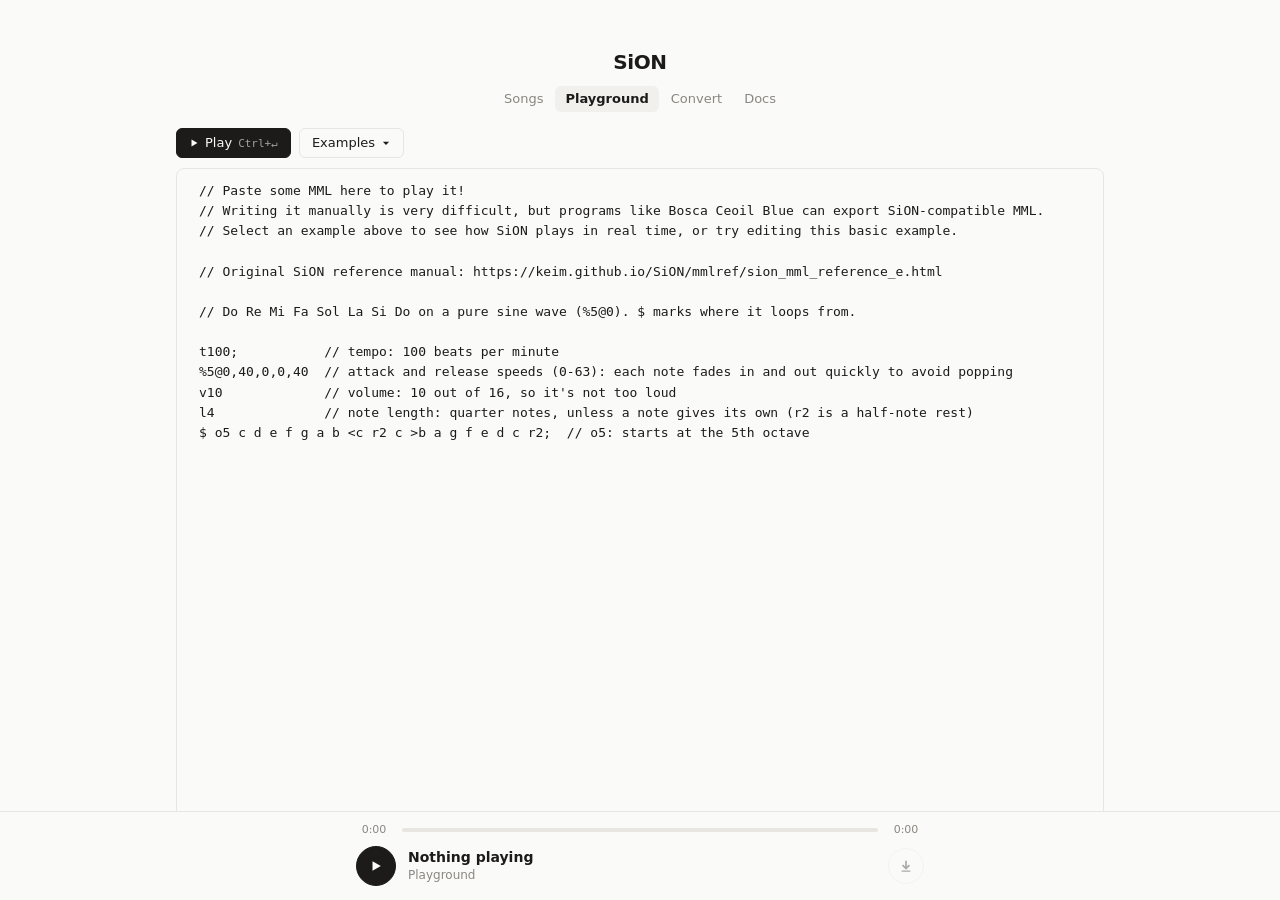
<file: sion-player/web-sion-player/playground.html>
<!doctype html>
<!-- MML playground: write or paste MML and play it, with the notes being played highlighted in the text.
     Uses the same files as songs.html (style.css, player.js, the workers, sion.wasm, songs/). -->
<html lang="en">
<head>
<meta charset="utf-8">
<meta name="viewport" content="width=device-width, initial-scale=1">
<title>SiON Playground</title>
<link rel="stylesheet" href="style.css">
<style>
  main { max-width: 960px; padding-bottom: 0; }
  header { margin-bottom: 16px; }

  .tools { display: flex; align-items: center; gap: 8px; margin-bottom: 10px; }
  .tools button {
    height: 30px; padding: 0 12px; display: inline-flex; align-items: center; gap: 6px; cursor: pointer;
    font: inherit; font-size: 13px; color: var(--fg); background: transparent; border: 1px solid var(--line); border-radius: 6px;
  }
  .tools button:hover { background: var(--hover); }
  .tools button.go { background: var(--fg); color: var(--bg); border-color: var(--fg); }
  .tools button.go:hover { opacity: 0.85; }
  .tools svg { width: 10px; height: 10px; }
  .tools kbd { color: var(--muted); font: 11px ui-monospace, monospace; }
  .tools .go kbd { color: inherit; opacity: 0.6; }

  .examples { position: relative; }
  .menu {
    position: absolute; z-index: 5; top: calc(100% + 4px); left: 0; width: min(420px, calc(100vw - 32px));
    max-height: 60vh; overflow: auto; padding: 4px; margin: 0; list-style: none;
    background: var(--bg); border: 1px solid var(--line); border-radius: 8px; box-shadow: 0 6px 24px rgb(0 0 0 / 0.12);
  }
  .menu[hidden] { display: none; }
  .menu button {
    width: 100%; height: auto; display: flex; gap: 8px; align-items: baseline; padding: 7px 10px; border: 0; border-radius: 6px;
    text-align: left; white-space: nowrap;
  }
  .menu button span:first-child { overflow: hidden; text-overflow: ellipsis; }
  .menu button .a { margin-left: auto; flex: none; max-width: 40%; overflow: hidden; text-overflow: ellipsis; color: var(--muted); font-size: 12px; }

  /* The editor: a textarea with transparent text over a <pre> showing the same text, so the notes being
     played can be highlighted in it. Both wrap the same way (same width, with room for a scrollbar kept in both) and scroll together,
     so their text lines up. */
  .editor {
    position: relative; height: calc(100vh - 230px); min-height: 240px;
    border: 1px solid var(--line); border-radius: 8px; overflow: hidden; background: var(--bg);
  }
  .editor:focus-within { border-color: var(--muted); }
  .editor pre, .editor textarea {
    position: absolute; inset: 0; margin: 0; padding: 12px 14px 12px 22px; border: 0; width: 100%; height: 100%;
    font: 13px/1.55 ui-monospace, "SF Mono", "Cascadia Mono", Menlo, Consolas, monospace; tab-size: 4;
    white-space: pre-wrap; overflow-wrap: anywhere; word-break: normal; letter-spacing: 0;
    scrollbar-gutter: stable;
  }
  /* Extra room at the end, so the <pre> can always scroll as far as the textarea. */
  .editor pre { overflow: hidden; color: var(--fg); padding-bottom: 40px; pointer-events: none; }
  /* Marks in the left margin on rows that continue a wrapped line. */
  .editor .wraps { position: absolute; left: 0; top: 0; }
  .editor .wraps span { position: absolute; left: 6px; color: var(--muted); }
  .editor textarea {
    color: transparent; caret-color: var(--fg); background: transparent; resize: none; outline: none; overflow: auto;
  }
  /* The selection is drawn over the <pre>'s text, so it has to be see-through. */
  .editor textarea::selection { color: transparent; background: color-mix(in srgb, var(--accent) 28%, transparent); }
  .editor textarea::placeholder { color: var(--muted); }
  ::highlight(playing) {
    color: var(--accent); background-color: color-mix(in srgb, var(--accent) 16%, transparent);
    text-shadow: 0.35px 0 0 var(--accent), -0.35px 0 0 var(--accent);
  }
</style>
</head>
<body>
<main>
  <header>
    <h1><a href="./">SiON</a></h1>
    <nav><a href="songs.html">Songs</a><a href="playground.html" aria-current="page">Playground</a><a href="convert.html">Convert</a><a href="docs.html">Docs</a></nav>
  </header>
  <div class="tools">
    <button class="go" id="run" title="Play from the start (Ctrl+Enter)">
      <svg viewBox="0 0 16 16"><path d="M4 2.5v11L13.5 8z" fill="currentColor"/></svg>Play <kbd>Ctrl+↵</kbd>
    </button>
    <div class="examples">
      <button id="examples" aria-haspopup="menu" aria-expanded="false">Examples
        <svg viewBox="0 0 16 16"><path d="M3 6l5 5 5-5z" fill="currentColor"/></svg></button>
      <ul class="menu" id="menu" role="menu" hidden></ul>
    </div>
  </div>
  <div class="editor">
    <pre id="view" aria-hidden="true"></pre>
    <textarea id="mml" spellcheck="false" autocomplete="off" autocapitalize="off"
      aria-label="MML" placeholder="Write or paste MML here, then press play."></textarea>
  </div>
</main>

<script type="module">
import { createPlayer } from "./player.js";
const $ = (id) => document.getElementById(id);
const text = $("mml"), view = $("view");

// Songs from songs/ to read along with, mostly short and simple.
const EXAMPLES = [
  "fukuicat - ZANAC(FDS) _ AREA1,3,6,9.mml",
  "keim_at_Si - Formant Singing _.mml",
  "keim_at_Si - In the wind (GRADIUSIII).mml",
  "yonatan - Tomaso Albinoni _ Adagio in G minor.mml",
  "LinearDrive - [FC] BALLOON FIGHT - BALLOON TRIP - (C)Nintendo 1984.mml",
  "keim_at_Si - Twin Memories _ Pop'nツインビー (Stage1).mml",
].map((file) => {
  const name = file.replace(/\.(sion)?mml$/i, ""), cut = name.indexOf(" - ");
  return { file, title: name.slice(cut + 3), artist: name.slice(0, cut), volume: 1 };
});
// The song list's per-song volumes (see songs.html), so examples play as loud as they do there.
fetch("songs.json", { cache: "no-cache" }).then((r) => r.json()).then((list) => {
  for (const e of EXAMPLES) e.volume = list.find((s) => s.file === e.file)?.volume ?? 1;
}).catch(() => {});

const STARTER = `// Paste some MML here to play it!
// Writing it manually is very difficult, but programs like Bosca Ceoil Blue can export SiON-compatible MML.
// Select an example above to see how SiON plays in real time, or try editing this basic example.

// Original SiON reference manual: https://keim.github.io/SiON/mmlref/sion_mml_reference_e.html

// Do Re Mi Fa Sol La Si Do on a pure sine wave (%5@0). $ marks where it loops from.

t100;           // tempo: 100 beats per minute
%5@0,40,0,0,40  // attack and release speeds (0-63): each note fades in and out quickly to avoid popping
v10             // volume: 10 out of 16, so it's not too loud
l4              // note length: quarter notes, unless a note gives its own (r2 is a half-note rest)
$ o5 c d e f g a b <c r2 c >b a g f e d c r2;  // o5: starts at the 5th octave
`;

// ---- Editor ----
// Every visit, reloads included, starts from STARTER.
// What's in the textarea came from this example (its title and volume carry over until the text is replaced).
let source = null;
text.value = STARTER;

function render() {
  view.textContent = text.value + "\n "; // (a trailing newline only shows in the textarea with something after it)
  view.append(wraps);
  sync();
  markWraps();
}

// Mark each row that continues a wrapped line, in the left margin. A line's text wraps over as many rows as its
// range has boxes (counted by changes in top). Redone after the layout settles, whenever the text or width changes.
// Only lines that might be too long for a row are measured: a line of n characters without tabs takes at most 2n
// columns (wide characters take two), so one of up to cols / 2 can't wrap.
const wraps = document.createElement("div");
wraps.className = "wraps";
let wrapFrame = 0, cols = 0;
function measure() {
  const style = getComputedStyle(view), probe = document.createElement("canvas").getContext("2d");
  probe.font = style.font;
  cols = (view.clientWidth - parseFloat(style.paddingLeft) - parseFloat(style.paddingRight)) / probe.measureText("0").width;
  markWraps();
}
function markWraps() {
  cancelAnimationFrame(wrapFrame);
  wrapFrame = requestAnimationFrame(() => {
    const node = view.firstChild, str = text.value, top = view.getBoundingClientRect().top - view.scrollTop;
    const range = new Range(), marks = [];
    for (let a = 0, tab = str.indexOf("\t"); a < str.length;) {
      let b = str.indexOf("\n", a);
      if (b < 0) b = str.length;
      if (tab >= 0 && tab < a) tab = str.indexOf("\t", a);
      if (b - a > cols / 2 || (tab >= 0 && tab < b)) {
        range.setStart(node, a);
        range.setEnd(node, b);
        let row;
        for (const r of range.getClientRects()) {
          const y = Math.round(r.top);
          if (row !== undefined && y !== row) marks.push(`<span style="top:${y - top}px">↵</span>`);
          row = y;
        }
      }
      a = b + 1;
    }
    wraps.innerHTML = marks.join("");
  });
}
new ResizeObserver(measure).observe(text);
document.fonts?.ready.then(measure);
function sync() { view.scrollTop = text.scrollTop }
text.addEventListener("input", () => {
  if (!text.value) source = null;
  render();
  hl?.clear(); // the playing song's offsets no longer match the text
});
text.addEventListener("scroll", sync);
// Tab indents rather than leaving the editor.
text.addEventListener("keydown", (e) => {
  if (e.key === "Tab" && !e.shiftKey && !e.ctrlKey && !e.altKey) { e.preventDefault(); document.execCommand("insertText", false, "\t") }
});
render();

// ---- Highlighting the notes being played ----
// The player reports UTF-8 byte offsets of the notes playing; `index` turns them into string (UTF-16) indices.
const hl = globalThis.Highlight && CSS.highlights ? new Highlight() : null;
if (hl) CSS.highlights.set("playing", hl);
let played = null, index = null; // the text being played, and its byte → string index map
// (Whitespace only counts inside the note, before its length or dots: never the space after it.)
const NOTE = /[a-g][+#-]?(?:\s*\d+)?(?:\s*\.+)?/y;

function byteIndex(s) {
  const map = new Int32Array(new TextEncoder().encode(s).length + 1);
  let b = 0;
  for (let j = 0; j < s.length; j++) {
    const c = s.codePointAt(j), n = c < 0x80 ? 1 : c < 0x800 ? 2 : c < 0x10000 ? 3 : 4;
    map.fill(j, b, b + n);
    b += n;
    if (c >= 0x10000) j++;
  }
  map[b] = s.length;
  return map;
}

function notes(offsets) {
  if (!hl) return;
  hl.clear();
  if (!offsets.length || text.value !== played || !view.firstChild) return;
  const node = view.firstChild;
  for (const o of new Set(offsets)) {
    const at = index[o];
    if (at === undefined) continue;
    NOTE.lastIndex = at;
    if (!NOTE.exec(played)) continue;
    const r = new Range();
    r.setStart(node, at);
    r.setEnd(node, NOTE.lastIndex);
    hl.add(r);
  }
}

// ---- Player ----
const player = createPlayer({ idleText: "Playground", idle: run, notes });

function run() {
  played = text.value;
  index = byteIndex(played);
  // An example's artist, volume and file name stay with the text only while it keeps that example's #TITLE.
  const title = titleOf(played);
  if (source && title !== source.mmlTitle) source = null;
  const s = source ?? { title: "Untitled", artist: "Playground" };
  player.play(played, { title: title ?? s.title, artist: s.artist, volume: s.volume ?? 1, file: s.file });
}

// The song's #TITLE{..}, if it has one (outside comments).
function titleOf(mml) {
  const m = mml.replace(/\/\*[\s\S]*?(\*\/|$)|\/\/.*/g, "").match(/#TITLE\s*\{([^}]*)\}/);
  return m?.[1].trim() || null;
}
$("run").onclick = run;
addEventListener("keydown", (e) => {
  if (e.key === "Enter" && (e.ctrlKey || e.metaKey)) { e.preventDefault(); run() }
});

// ---- Examples ----
const menu = $("menu"), open = (on) => { menu.hidden = !on; $("examples").setAttribute("aria-expanded", on) };
for (const e of EXAMPLES) {
  const li = document.createElement("li"), b = document.createElement("button");
  b.setAttribute("role", "menuitem");
  b.innerHTML = `<span></span><span class="a"></span>`;
  b.firstChild.textContent = e.title;
  b.lastChild.textContent = e.artist;
  b.onclick = () => pick(e);
  li.append(b);
  menu.append(li);
}
$("examples").onclick = (ev) => { ev.stopPropagation(); open(menu.hidden); if (!menu.hidden) menu.querySelector("button").focus() };
document.addEventListener("click", (ev) => { if (!menu.contains(ev.target)) open(false) });
menu.addEventListener("keydown", (ev) => {
  const items = [...menu.querySelectorAll("button")], k = items.indexOf(document.activeElement);
  if (ev.key === "Escape") { ev.stopPropagation(); open(false); $("examples").focus() }
  else if (ev.key === "ArrowDown") { ev.preventDefault(); items[(k + 1) % items.length].focus() }
  else if (ev.key === "ArrowUp") { ev.preventDefault(); items[(k - 1 + items.length) % items.length].focus() }
});

async function pick(e) {
  open(false);
  const mml = await (await fetch("songs/" + encodeURIComponent(e.file), { cache: "no-cache" })).text();
  // Through insertText, so picking an example can be undone (Ctrl+Z) like any edit.
  text.focus();
  text.select();
  if (!document.execCommand("insertText", false, mml)) text.value = mml;
  source = { ...e, mmlTitle: titleOf(mml) };
  text.setSelectionRange(0, 0);
  text.scrollTop = 0;
  text.blur();
  render();
  run();
}
</script>
</body>
</html>
</file>
<file: website/style.css>
/* Shared by every page of the web player. */
:root {
  --width: 600px; /* the page column; the player bar matches it */
  --bg: #fafaf9; --fg: #1c1b1a; --muted: #8a8780; --line: #e8e6e1; --hover: #f1f0ec;
  --accent: #2a8fc4; --accent-soft: #e3f1f8;
  color-scheme: light;
}
/* Dark mode. js/theme.js sets data-theme from the visitor's choice, or else the system's, before the page draws. */
:root[data-theme=dark] {
  --bg: #151514; --fg: #ecebe8; --muted: #7d7a74; --line: #262624; --hover: #1d1d1b;
  --accent: #7fd4f5; --accent-soft: #182a33;
  color-scheme: dark;
}
* { box-sizing: border-box; }
html, body { margin: 0; background: var(--bg); color: var(--fg); }
body { font: 14px/1.4 ui-sans-serif, system-ui, -apple-system, "Segoe UI", sans-serif; }
main { max-width: var(--width); margin: 0 auto; padding: 48px 16px 150px; }

/* The title, centred, with the page links centred under it. */
header { display: flex; flex-direction: column; align-items: center; gap: 10px; margin-bottom: 24px; }
/* Rubik Black (SIL OFL 1.1), subset to just the glyphs of "Re-SiON". */
@font-face { font-family: "Rubik Black Title"; src: url(fonts/rubik-black-title.woff2) format("woff2"); font-weight: 900; font-display: swap; }
/* The title: heavy, spaced-out letters filled with an ice-blue sine wave
   that flows endlessly through the glyphs (background clipped to the text). */
:root {
  --ice-top: var(--fg);
  --ice-wave: url("data:image/svg+xml,%3Csvg xmlns='http://www.w3.org/2000/svg' viewBox='0 0 80 40' preserveAspectRatio='none'%3E%3Cpath d='M0 20C13 10 27 10 40 20S67 30 80 20V40H0Z' fill='%23167bb0' fill-opacity='1'/%3E%3C/svg%3E");
}
:root[data-theme=dark] {
  --ice-wave: url("data:image/svg+xml,%3Csvg xmlns='http://www.w3.org/2000/svg' viewBox='0 0 80 40' preserveAspectRatio='none'%3E%3Cpath d='M0 20C13 10 27 10 40 20S67 30 80 20V40H0Z' fill='%2363c4ee' fill-opacity='1'/%3E%3C/svg%3E");
}
h1 { font: 900 28px/1.1 "Rubik Black Title", ui-sans-serif, system-ui, sans-serif; letter-spacing: 0.1em; margin: 0; }
h1 a {
  display: inline-block; margin-right: -0.1em; /* cancel the trailing letter-space so it stays centred */
  text-decoration: none; color: var(--accent);
  background: var(--ice-wave) 0 100% / 90px 76% repeat-x,
              linear-gradient(var(--ice-top) 0 0);
  -webkit-background-clip: text; background-clip: text;
  -webkit-text-fill-color: transparent;
  animation: ice-flow 6s linear infinite;
}
@keyframes ice-flow { to { background-position: -180px 100%, 0 0; } }
@media (prefers-reduced-motion: reduce) { h1 a { animation: none; } }
@media (forced-colors: active) { h1 a { background: none; -webkit-text-fill-color: currentColor; } }
/* The light/dark switch (added by js/theme.js), in the top left corner. It shows the mode it switches to. */
button.theme, a.github {
  position: absolute; top: 12px; left: 12px; width: 34px; height: 34px; display: grid; place-items: center; padding: 0;
  color: var(--muted); background: transparent; border: 1px solid var(--line); border-radius: 50%; cursor: pointer;
}
/* The GitHub link (also added by js/theme.js), the same size, in the top right corner. */
a.github { left: auto; right: 12px; }
:is(button.theme, a.github):hover { color: var(--fg); background: var(--hover); }
:is(button.theme, a.github):focus-visible { outline: 2px solid var(--accent); outline-offset: 2px; }
:is(button.theme, a.github) svg { width: 16px; height: 16px; fill: currentColor; }
:root[data-theme=dark] button.theme .moon, :root:not([data-theme=dark]) button.theme .sun { display: none; }
header nav { display: flex; flex-wrap: wrap; justify-content: center; gap: 2px; }
header nav a {
  color: var(--muted); font-size: 13px; text-decoration: none; padding: 4px 10px; border-radius: 6px;
}
header nav a:hover { background: var(--hover); color: var(--fg); }
header nav a[aria-current] { color: var(--fg); background: var(--hover); font-weight: 550; }

/* Song lists (songs.html, and the examples on the home page). */
ol.songs { list-style: none; margin: 0; padding: 0; }
ol.songs li { border-radius: 8px; cursor: pointer; user-select: none; }
ol.songs li:hover { background: var(--hover); }
/* Each row is a link to its song file; the link fills the whole row (padding included), so every pixel of it is clickable. */
ol.songs li > a {
  display: grid; grid-template-columns: 22px 1fr; gap: 8px; align-items: baseline;
  padding: 8px 10px; border-radius: inherit; color: inherit; text-decoration: none;
}
ol.songs li > a:focus-visible { outline: 2px solid var(--accent); }
ol.songs li .n { color: var(--muted); font-size: 12px; font-variant-numeric: tabular-nums; }
ol.songs li .t { display: flex; gap: 8px; align-items: baseline; min-width: 0; white-space: nowrap; }
ol.songs li .t span { overflow: hidden; text-overflow: ellipsis; }
ol.songs li .t .a { flex: none; max-width: 40%; margin-left: auto; color: var(--muted); font-size: 12px; font-weight: 400; }
ol.songs li.on { background: var(--accent-soft); }
ol.songs li.on .t { color: var(--accent); font-weight: 550; }
ol.songs li.on .n { color: transparent; position: relative; }
ol.songs li.on .n::after {
  content: ""; position: absolute; left: 0; top: 50%; width: 10px; height: 10px; margin-top: -5px;
  background: linear-gradient(var(--accent) 0 0) 0 100% / 2px 100%,
              linear-gradient(var(--accent) 0 0) 4px 100% / 2px 60%,
              linear-gradient(var(--accent) 0 0) 8px 100% / 2px 80%;
  background-repeat: no-repeat;
}
body.playing ol.songs li.on .n::after { animation: eq 0.9s steps(3) infinite; }
@keyframes eq { 50% { background-size: 2px 40%, 2px 100%, 2px 30%; } }

footer {
  --btn: 36px;
  position: fixed; left: 0; right: 0; bottom: 0; background: var(--bg); border-top: 1px solid var(--line);
}
footer div.bar { max-width: var(--width); margin: 0 auto; padding: 10px 16px 14px; }
footer button[hidden] { display: none; }
footer div.row { display: flex; align-items: center; gap: 12px; }
footer div.seek { display: flex; align-items: center; gap: 10px; margin-bottom: 8px; }
footer .now { flex: 1; min-width: 0; }
footer .now .t { white-space: nowrap; overflow: hidden; text-overflow: ellipsis; font-weight: 550; }
/* Long titles slide back and forth (js/player.js sets .scroll, --over and --dur). */
@media (prefers-reduced-motion: no-preference) {
  footer .now .t.scroll { text-overflow: clip; }
  footer .now .t.scroll span { display: inline-block; animation: marquee var(--dur) linear infinite alternate; }
}
@keyframes marquee { 0%, 20% { transform: none; } 80%, 100% { transform: translateX(var(--over)); } }
footer .now .a {
  color: var(--muted); font-size: 12px; white-space: nowrap; overflow: hidden; text-overflow: ellipsis;
  /* A 1px outline in the page background, so the label stays readable over the visualizer. */
  text-shadow: -1px -1px 0 var(--bg), 0 -1px 0 var(--bg), 1px -1px 0 var(--bg), -1px 0 0 var(--bg),
    1px 0 0 var(--bg), -1px 1px 0 var(--bg), 0 1px 0 var(--bg), 1px 1px 0 var(--bg);
}
/* As wide as the buttons under them, and centred, so the length sits right above the download button. */
footer time { color: var(--muted); font-size: 11px; font-variant-numeric: tabular-nums; min-width: var(--btn); text-align: center; }

input[type=range] {
  --p: 0%; flex: 1; height: 16px; margin: 0; background: transparent; cursor: pointer; -webkit-appearance: none; appearance: none;
}
input[type=range]:disabled { cursor: default; }
input[type=range]::-webkit-slider-runnable-track {
  height: 4px; border-radius: 2px; background: linear-gradient(var(--accent) 0 0) 0 / var(--p) 100% no-repeat, var(--line);
}
input[type=range]::-moz-range-track { height: 4px; border-radius: 2px; background: var(--line); }
input[type=range]::-moz-range-progress { height: 4px; border-radius: 2px; background: var(--accent); }
input[type=range]::-webkit-slider-thumb {
  -webkit-appearance: none; width: 12px; height: 12px; margin-top: -4px; border: 0; border-radius: 50%;
  background: var(--accent); transform: scale(0); transition: transform 0.12s;
}
input[type=range]::-moz-range-thumb {
  width: 12px; height: 12px; border: 0; border-radius: 50%; background: var(--accent); transform: scale(0); transition: transform 0.12s;
}
input[type=range]:not(:disabled):is(:hover, :active, :focus-visible)::-webkit-slider-thumb { transform: scale(1); }
input[type=range]:not(:disabled):is(:hover, :active, :focus-visible)::-moz-range-thumb { transform: scale(1); }
input[type=range]:focus { outline: none; }
footer button {
  width: var(--btn); height: var(--btn); flex: none; display: grid; place-items: center; padding: 0; cursor: pointer;
  color: var(--fg); background: transparent; border: 1px solid var(--line); border-radius: 50%;
}
/* Above the visualizer (which would otherwise paint over them), on a mostly opaque fill of the page background. */
footer button:where(#prev, #next) { position: relative; z-index: 1; background: color-mix(in srgb, var(--bg) 80%, transparent); }
footer button:hover:not(:disabled) { background: var(--hover); }
footer button:disabled { opacity: 0.35; cursor: default; }
footer button.main { background: var(--fg); color: var(--bg); border-color: var(--fg); width: 40px; height: 40px; }
footer button.main:hover:not(:disabled) { background: var(--fg); opacity: 0.85; }
svg { width: 14px; height: 14px; fill: currentColor; }
/* Volume: the mute button with a short slider beside it, whose thumb always shows (it's a setting, not a position). */
footer div.vol { display: flex; align-items: center; gap: 6px; flex: none; position: relative; z-index: 1; }
footer div.vol input[type=range] { flex: none; width: 72px; --f: 1; }
footer div.vol button { border-color: transparent; }
footer div.vol svg { width: 16px; height: 16px; }
/* The thumb stays inside the track, so its centre travels from 5px in to 5px short of the end: the fill (--f, 0 to 1)
   ends at its centre, and at full volume the thumb's edge meets the track's end. */
footer div.vol input[type=range]::-webkit-slider-runnable-track {
  background: linear-gradient(var(--accent) 0 0) 0 / calc(5px + (100% - 10px) * var(--f)) 100% no-repeat, var(--line);
}
footer div.vol input[type=range]::-webkit-slider-thumb { width: 10px; height: 10px; margin-top: -3px; transform: none; }
footer div.vol input[type=range]::-moz-range-thumb { width: 10px; height: 10px; transform: none; }
/* Phones have volume buttons of their own: no volume control there, leaving room for the title. */
@media (max-width: 440px) { footer div.vol { display: none; } }
/* Phones: list titles wrap to two lines. overflow-wrap lets titles with no spaces (most Japanese ones) break. */
@media (max-width: 600px) {
  ol.songs li .t span:first-child {
    white-space: normal; overflow-wrap: anywhere; display: -webkit-box; -webkit-box-orient: vertical; -webkit-line-clamp: 2; line-clamp: 2;
  }
}

/* The spectrum heatmap (js/heatmap.js): inside the player bar, rising from the bottom of the window under its controls. */
footer canvas.heatmap { position: absolute; left: 0; bottom: 0; width: 100%; height: min(64px, 12vh); pointer-events: none; }
footer div.bar { position: relative; }
footer canvas.heatmap[hidden] { display: none; }
/* Its on/off checkbox: a tab standing on top of the bar at its right, over the bar's top border. */
footer label.viz {
  position: absolute; bottom: 100%; right: 16px; display: flex; align-items: center; gap: 5px; padding: 4px 9px 3px;
  background: var(--bg); border: 1px solid var(--line); border-bottom: 0; border-radius: 7px 7px 0 0;
  color: var(--muted); font-size: 11px; cursor: pointer; user-select: none;
}
footer label.viz[hidden] { display: none; }
footer label.viz input { margin: 0; accent-color: var(--accent); cursor: pointer; }
</file>
<file: sion-player/web-sion-player/style.css>
/* Shared by every page of the web player. */
:root {
  --width: 600px; /* the page column; the player bar matches it */
  --bg: #fafaf9; --fg: #1c1b1a; --muted: #8a8780; --line: #e8e6e1; --hover: #f1f0ec;
  --accent: #2a8fc4; --accent-soft: #e3f1f8;
  color-scheme: light dark;
}
@media (prefers-color-scheme: dark) {
  :root { --bg: #151514; --fg: #ecebe8; --muted: #7d7a74; --line: #262624; --hover: #1d1d1b;
          --accent: #7fd4f5; --accent-soft: #182a33; }
}
* { box-sizing: border-box; }
html, body { margin: 0; background: var(--bg); color: var(--fg); }
body { font: 14px/1.4 ui-sans-serif, system-ui, -apple-system, "Segoe UI", sans-serif; }
main { max-width: var(--width); margin: 0 auto; padding: 48px 16px 150px; }

/* The title, centred, with the page links centred under it. */
header { display: flex; flex-direction: column; align-items: center; gap: 10px; margin-bottom: 24px; }
h1 { font-size: 20px; font-weight: 650; letter-spacing: -0.02em; margin: 0; }
h1 a { color: inherit; text-decoration: none; }
header nav { display: flex; flex-wrap: wrap; justify-content: center; gap: 2px; }
header nav a {
  color: var(--muted); font-size: 13px; text-decoration: none; padding: 4px 10px; border-radius: 6px;
}
header nav a:hover { background: var(--hover); color: var(--fg); }
header nav a[aria-current] { color: var(--fg); background: var(--hover); font-weight: 550; }

/* Song lists (songs.html, and the examples on the home page). */
ol.songs { list-style: none; margin: 0; padding: 0; }
ol.songs li {
  display: grid; grid-template-columns: 22px 1fr; gap: 8px; align-items: baseline;
  padding: 8px 10px; border-radius: 8px; cursor: pointer; user-select: none;
}
ol.songs li:hover { background: var(--hover); }
ol.songs li .n { color: var(--muted); font-size: 12px; font-variant-numeric: tabular-nums; }
ol.songs li .t { display: flex; gap: 8px; align-items: baseline; min-width: 0; white-space: nowrap; }
ol.songs li .t span { overflow: hidden; text-overflow: ellipsis; }
ol.songs li .t .a { flex: none; max-width: 40%; margin-left: auto; color: var(--muted); font-size: 12px; font-weight: 400; }
ol.songs li.on { background: var(--accent-soft); }
ol.songs li.on .t { color: var(--accent); font-weight: 550; }
ol.songs li.on .n { color: transparent; position: relative; }
ol.songs li.on .n::after {
  content: ""; position: absolute; left: 0; top: 50%; width: 10px; height: 10px; margin-top: -5px;
  background: linear-gradient(var(--accent) 0 0) 0 100% / 2px 100%,
              linear-gradient(var(--accent) 0 0) 4px 100% / 2px 60%,
              linear-gradient(var(--accent) 0 0) 8px 100% / 2px 80%;
  background-repeat: no-repeat;
}
body.playing ol.songs li.on .n::after { animation: eq 0.9s steps(3) infinite; }
@keyframes eq { 50% { background-size: 2px 40%, 2px 100%, 2px 30%; } }

footer {
  --btn: 36px;
  position: fixed; left: 0; right: 0; bottom: 0; background: var(--bg); border-top: 1px solid var(--line);
}
footer div.bar { max-width: var(--width); margin: 0 auto; padding: 10px 16px 14px; }
footer button[hidden] { display: none; }
footer div.row { display: flex; align-items: center; gap: 12px; }
footer div.seek { display: flex; align-items: center; gap: 10px; margin-bottom: 8px; }
footer .now { flex: 1; min-width: 0; }
footer .now .t { white-space: nowrap; overflow: hidden; text-overflow: ellipsis; font-weight: 550; }
footer .now .a { color: var(--muted); font-size: 12px; white-space: nowrap; overflow: hidden; text-overflow: ellipsis; }
/* As wide as the buttons under them, and centred, so the length sits right above the download button. */
footer time { color: var(--muted); font-size: 11px; font-variant-numeric: tabular-nums; min-width: var(--btn); text-align: center; }

input[type=range] {
  --p: 0%; flex: 1; height: 16px; margin: 0; background: transparent; cursor: pointer; -webkit-appearance: none; appearance: none;
}
input[type=range]:disabled { cursor: default; }
input[type=range]::-webkit-slider-runnable-track {
  height: 4px; border-radius: 2px; background: linear-gradient(var(--accent) 0 0) 0 / var(--p) 100% no-repeat, var(--line);
}
input[type=range]::-moz-range-track { height: 4px; border-radius: 2px; background: var(--line); }
input[type=range]::-moz-range-progress { height: 4px; border-radius: 2px; background: var(--accent); }
input[type=range]::-webkit-slider-thumb {
  -webkit-appearance: none; width: 12px; height: 12px; margin-top: -4px; border: 0; border-radius: 50%;
  background: var(--accent); transform: scale(0); transition: transform 0.12s;
}
input[type=range]::-moz-range-thumb {
  width: 12px; height: 12px; border: 0; border-radius: 50%; background: var(--accent); transform: scale(0); transition: transform 0.12s;
}
input[type=range]:not(:disabled):is(:hover, :active, :focus-visible)::-webkit-slider-thumb { transform: scale(1); }
input[type=range]:not(:disabled):is(:hover, :active, :focus-visible)::-moz-range-thumb { transform: scale(1); }
input[type=range]:focus { outline: none; }
footer button {
  width: var(--btn); height: var(--btn); flex: none; display: grid; place-items: center; padding: 0; cursor: pointer;
  color: var(--fg); background: transparent; border: 1px solid var(--line); border-radius: 50%;
}
footer button:hover:not(:disabled) { background: var(--hover); }
footer button:disabled { opacity: 0.35; cursor: default; }
footer button.main { background: var(--fg); color: var(--bg); border-color: var(--fg); width: 40px; height: 40px; }
footer button.main:hover:not(:disabled) { background: var(--fg); opacity: 0.85; }
svg { width: 14px; height: 14px; fill: currentColor; }
</file>
